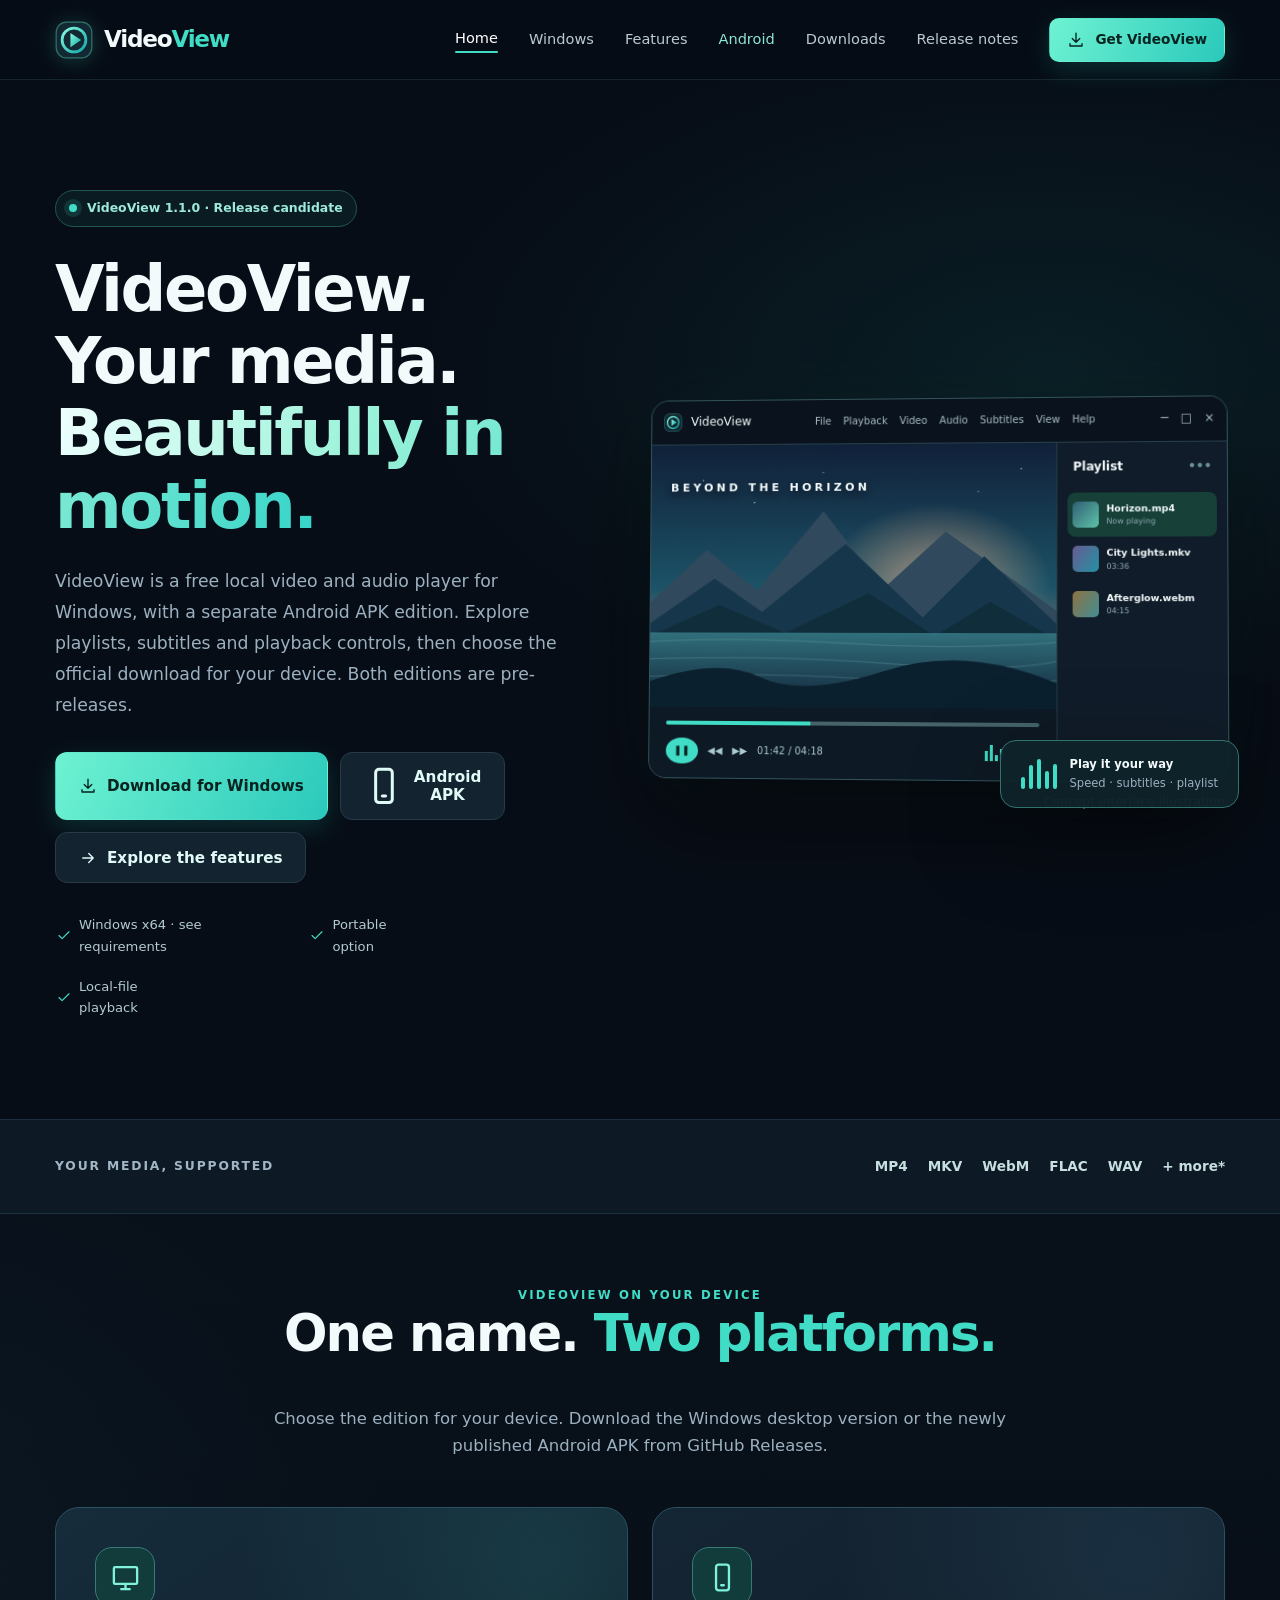
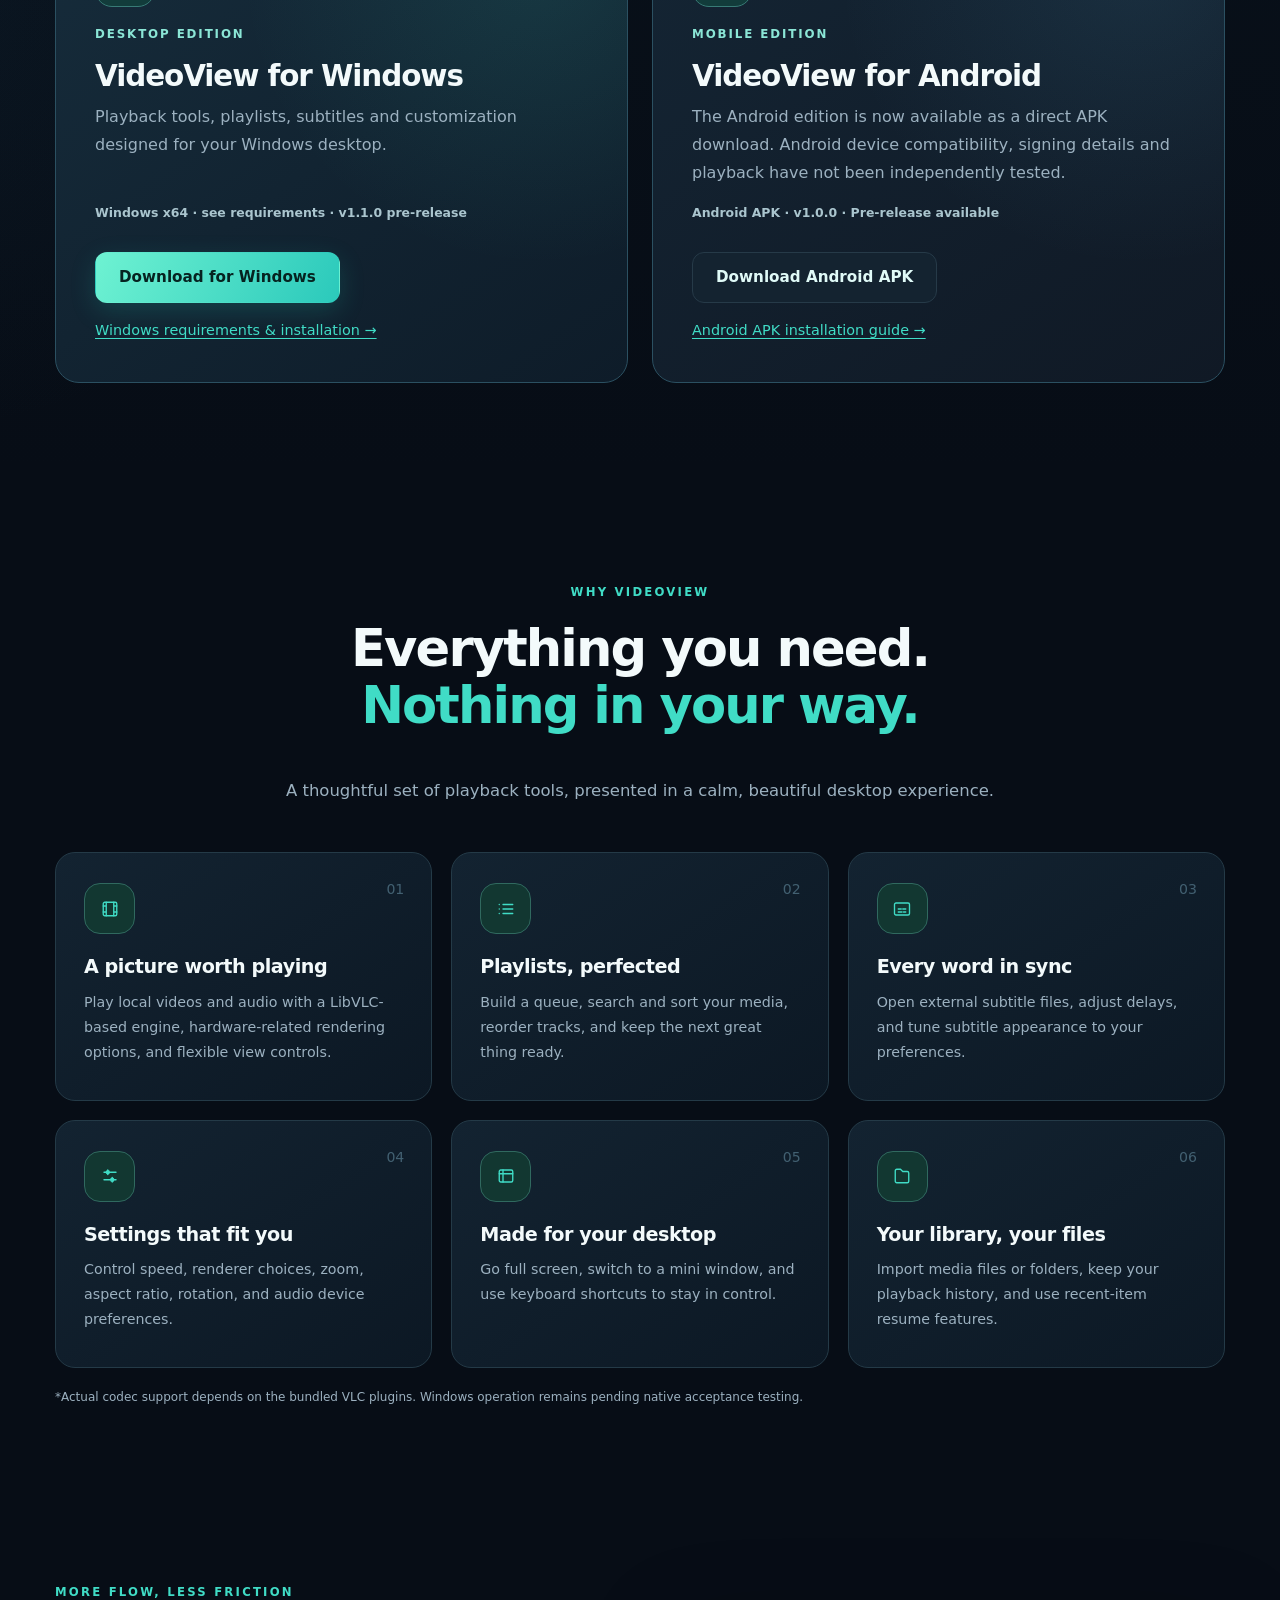
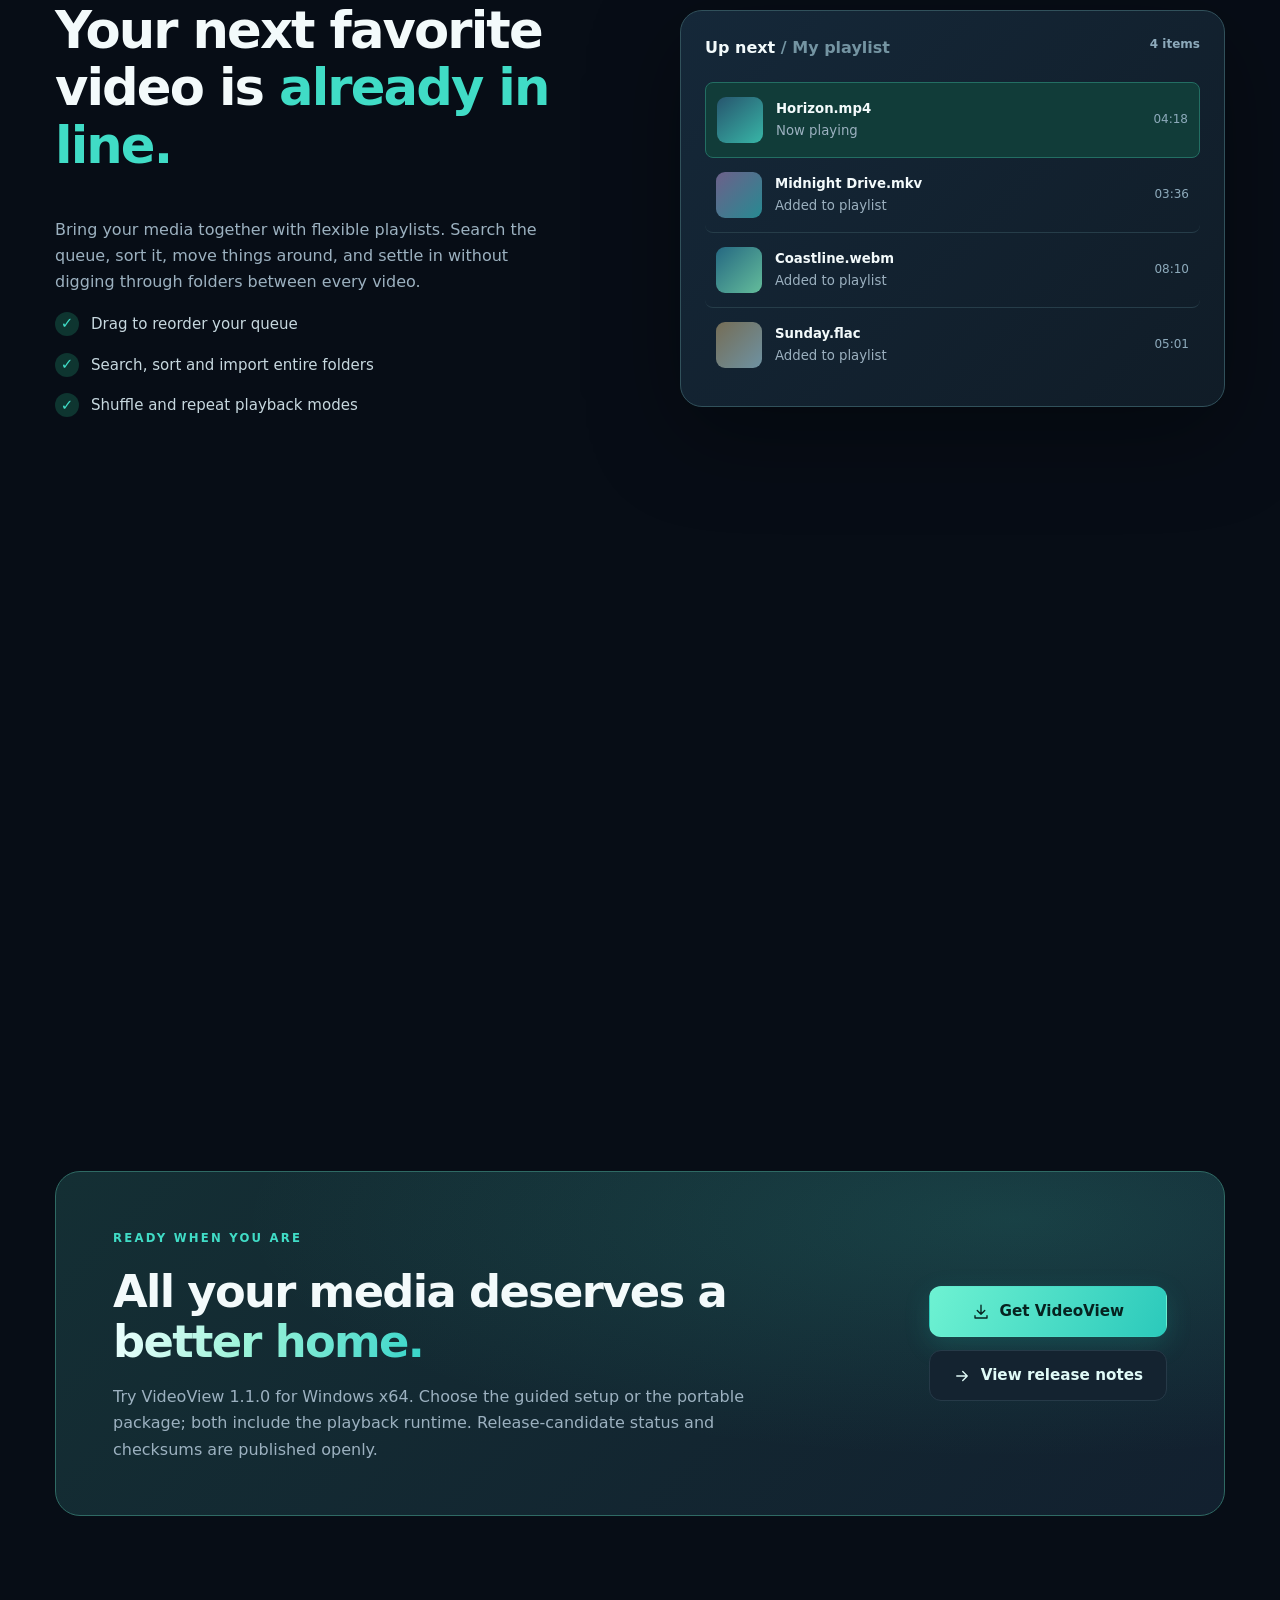
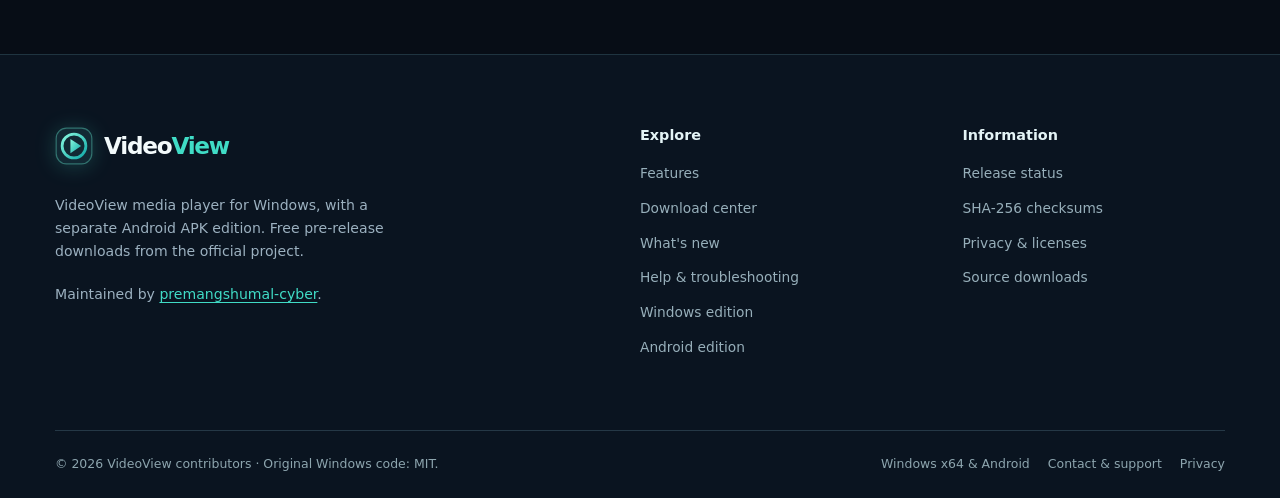
<file: index.html>
<!doctype html>
<html lang="en"><head><meta charset="utf-8"><meta name="viewport" content="width=device-width,initial-scale=1">
<meta name="theme-color" content="#070d16"><meta name="description" content="VideoView is a video and audio player for Windows with an Android APK edition. Explore subtitles, playlists, playback features, and official downloads.">
<meta property="og:type" content="website"><meta property="og:site_name" content="VideoView"><meta property="og:title" content="VideoView – Video Player for Windows &amp; Android | Official Site"><meta property="og:description" content="VideoView is a video and audio player for Windows with an Android APK edition. Explore subtitles, playlists, playback features, and official downloads.">
<link rel="icon" type="image/svg+xml" href="assets/img/videoview-mark.svg">
<link rel="stylesheet" href="assets/css/styles.css"><title>VideoView – Video Player for Windows &amp; Android | Official Site</title>
<script src="assets/js/download-config.js" defer></script><script src="assets/js/site.js" defer></script>
<link rel="canonical" href="https://www.videoview.online/">
<meta property="og:url" content="https://www.videoview.online/">
<meta name="twitter:card" content="summary_large_image">
<meta name="twitter:title" content="VideoView – Video Player for Windows &amp; Android | Official Site">
<meta name="twitter:description" content="VideoView is a video and audio player for Windows with an Android APK edition. Explore subtitles, playlists, playback features, and official downloads.">
<meta name="robots" content="index, follow, max-image-preview:large">
<meta property="og:image" content="https://www.videoview.online/assets/img/videoview-social.png">
<meta property="og:image:width" content="1200"><meta property="og:image:height" content="630"><meta property="og:image:type" content="image/png">
<meta property="og:image:alt" content="VideoView — Windows and Android media player. Official pre-release downloads at www.videoview.online.">
<meta name="twitter:image" content="https://www.videoview.online/assets/img/videoview-social.png"><meta name="twitter:image:alt" content="VideoView media player — official pre-release downloads">
<link rel="icon" type="image/png" sizes="96x96" href="assets/img/favicon-96.png"><link rel="apple-touch-icon" sizes="180x180" href="assets/img/apple-touch-icon.png">
<script type="application/ld+json">{"@context":"https://schema.org","@graph":[{"@type":"WebSite","@id":"https://www.videoview.online/#website","url":"https://www.videoview.online/","name":"VideoView","alternateName":"VideoView media player","inLanguage":"en","publisher":{"@id":"https://www.videoview.online/#publisher"},"description":"Official VideoView media player website for Windows and Android pre-release downloads, guides and release information."},{"@type":"WebPage","@id":"https://www.videoview.online/#webpage","url":"https://www.videoview.online/","name":"VideoView – Video Player for Windows & Android | Official Site","description":"VideoView is a video and audio player for Windows with an Android APK edition. Explore subtitles, playlists, playback features, and official downloads.","isPartOf":{"@id":"https://www.videoview.online/#website"},"inLanguage":"en"},{"@type":"Person","@id":"https://www.videoview.online/#publisher","name":"premangshumal-cyber","url":"https://github.com/premangshumal-cyber"},{"@type":"SoftwareApplication","@id":"https://www.videoview.online/#windows-app","name":"VideoView for Windows","url":"https://www.videoview.online/windows.html","applicationCategory":"MultimediaApplication","operatingSystem":"Windows 11 x64; compatible Windows 10 editions (see requirements)","softwareVersion":"1.1.0","description":"Windows x64 local media player release candidate; native Windows installation and playback are not verified.","isAccessibleForFree":true,"offers":{"@type":"Offer","price":"0","priceCurrency":"USD","url":"https://www.videoview.online/downloads.html#setup"},"publisher":{"@id":"https://www.videoview.online/#publisher"},"downloadUrl":"https://github.com/premangshumal-cyber/VideoView-Website/releases/download/v1.1.0/VideoView-Setup.exe","releaseNotes":"https://www.videoview.online/release-notes.html","image":"https://www.videoview.online/assets/img/videoview-logo.png","license":"https://www.videoview.online/downloads/LICENSE.txt","softwareRequirements":"x64 Windows; see Windows guide for runtime support and unverified compatibility limits."},{"@type":"SoftwareApplication","@id":"https://www.videoview.online/#android-app","name":"VideoView for Android","url":"https://www.videoview.online/android.html","applicationCategory":"MultimediaApplication","operatingSystem":"Android (minimum version not verified)","softwareVersion":"1.0.0","description":"Separate Android APK pre-release; compatibility, signing and on-device playback are not independently verified.","isAccessibleForFree":true,"offers":{"@type":"Offer","price":"0","priceCurrency":"USD","url":"https://www.videoview.online/downloads.html#android"},"publisher":{"@id":"https://www.videoview.online/#publisher"},"downloadUrl":"https://github.com/premangshumal-cyber/VideoView-Website/releases/download/android-v1.0.0/VideoView-Android-1.0.0.apk","releaseNotes":"https://www.videoview.online/release-notes.html#android-release","image":"https://www.videoview.online/assets/img/videoview-logo.png"}]}</script>
</head><body class="page-home"><a class="visually-hidden" href="#main-content">Skip to content</a>
<header class="site-header"><div class="container nav-inner">
<a class="brand" href="/" aria-label="VideoView homepage"><img src="assets/img/videoview-mark.svg" alt="" width="35" height="35"><span>Video<span>View</span></span></a>
<nav class="desktop-nav" id="site-nav" aria-label="Main navigation" data-nav><a href="/" aria-current="page">Home</a><a href="windows.html">Windows</a><a href="features.html" >Features</a><a href="android.html" class="nav-android-link">Android</a><a href="downloads.html" >Downloads</a><a href="release-notes.html" >Release notes</a><a href="downloads.html" class="btn btn-primary btn-sm" style="color:#061e1d"><svg class="btn-icon" viewBox="0 0 24 24" aria-hidden="true" fill="none" stroke="currentColor" stroke-width="1.8" stroke-linecap="round" stroke-linejoin="round"><path d="M12 3v12m-5-5 5 5 5-5M4 17v3h16v-3"/></svg>Get VideoView</a></nav>
<button type="button" class="nav-toggle" aria-label="Open navigation menu" aria-controls="site-nav" aria-expanded="false" data-nav-toggle><span aria-hidden="true"></span></button>
<script>
// Initialize before the first paint so mobile navigation does not shift content.
(()=>{
  const nav = document.querySelector("[data-nav]");
  const toggle = document.querySelector("[data-nav-toggle]");
  function setNav(open) {
    if (!nav || !toggle) return;
    nav.classList.toggle("is-open", open);
    toggle.setAttribute("aria-expanded", String(open));
    toggle.setAttribute("aria-label", open ? "Close navigation menu" : "Open navigation menu");
  }
  if (nav && toggle) {
    toggle.closest(".site-header")?.classList.add("nav-ready");
    toggle.addEventListener("click", () => setNav(!nav.classList.contains("is-open")));
    document.addEventListener("keydown", (e) => { if (e.key === "Escape" && nav.classList.contains("is-open")) { setNav(false); toggle.focus(); } });
    nav.querySelectorAll("a").forEach(a => a.addEventListener("click", () => setNav(false)));
  }
})();
</script>
</div></header><main id="main-content">
<section class="hero"><div class="container hero-grid"><div class="hero-copy"><div class="release-chip"><span class="pulse-dot"></span> VideoView 1.1.0 · Release candidate</div>
<h1>VideoView. Your media. <span class="gradient-text">Beautifully in motion.</span></h1><p class="hero-lead">VideoView is a free local video and audio player for Windows, with a separate Android APK edition. Explore playlists, subtitles and playback controls, then choose the official download for your device. Both editions are pre-releases.</p>
<div class="hero-actions"><a class="btn btn-primary" href="downloads.html"><svg class="btn-icon" viewBox="0 0 24 24" aria-hidden="true" fill="none" stroke="currentColor" stroke-width="1.8" stroke-linecap="round" stroke-linejoin="round"><path d="M12 3v12m-5-5 5 5 5-5M4 17v3h16v-3"/></svg>Download for Windows</a><a class="btn btn-secondary" href="downloads.html#android"><svg viewBox="0 0 24 24" aria-hidden="true" fill="none" stroke="currentColor" stroke-width="1.8" stroke-linecap="round" stroke-linejoin="round"><rect x="7" y="2" width="10" height="20" rx="2"/><path d="M11 18h2"/></svg> Android APK</a><a class="btn btn-secondary" href="features.html"><svg class="btn-icon" viewBox="0 0 24 24" aria-hidden="true" fill="none" stroke="currentColor" stroke-width="1.8" stroke-linecap="round" stroke-linejoin="round"><path d="M5 12h14m-6-6 6 6-6 6"/></svg>Explore the features</a></div>
<div class="hero-details"><span><svg class="btn-icon" viewBox="0 0 24 24" aria-hidden="true" fill="none" stroke="currentColor" stroke-width="1.8" stroke-linecap="round" stroke-linejoin="round"><path d="m4 12 5 5L20 6"/></svg>Windows x64 · see requirements</span><span><svg class="btn-icon" viewBox="0 0 24 24" aria-hidden="true" fill="none" stroke="currentColor" stroke-width="1.8" stroke-linecap="round" stroke-linejoin="round"><path d="m4 12 5 5L20 6"/></svg>Portable option</span><span><svg class="btn-icon" viewBox="0 0 24 24" aria-hidden="true" fill="none" stroke="currentColor" stroke-width="1.8" stroke-linecap="round" stroke-linejoin="round"><path d="m4 12 5 5L20 6"/></svg>Local-file playback</span></div></div>
<div class="hero-visual"><div class="mock-window" aria-label="Illustration of VideoView-style media player window">
<div class="mock-header"><img class="mock-logo" width="19" height="19" alt="" src="assets/img/videoview-mark.svg"><span>VideoView</span><div class="mock-menu"><span>File</span><span>Playback</span><span>Video</span><span>Audio</span><span>Subtitles</span><span>View</span><span>Help</span></div><div class="mock-windows"><span>─</span><span>□</span><span>×</span></div></div>
<div class="mock-body"><div class="mock-main"><div class="mock-film"><img width="1000" height="650" decoding="async" src="assets/img/cinematic-landscape.svg" alt="Stylized evening mountain landscape"><span class="mock-film-title">BEYOND THE HORIZON</span></div><div class="mock-controls"><div class="mock-track"></div><div class="mock-controlrow"><span class="mock-play">❚❚</span><span>◀◀</span><span>▶▶</span><span>01:42 / 04:18</span><span style="margin-left:auto" class="mock-bars"><i></i><i></i><i></i><i></i></span><span>⌗</span><span>⛶</span></div></div></div>
<div class="mock-side"><div class="mock-side-head">Playlist <span style="float:right;color:#6e9297">•••</span></div><div class="mock-trackitem is-playing"><span class="mock-thumb"></span><span><strong>Horizon.mp4</strong><small>Now playing</small></span></div><div class="mock-trackitem"><span class="mock-thumb alt"></span><span><strong>City Lights.mkv</strong><small>03:36</small></span></div><div class="mock-trackitem"><span class="mock-thumb alt2"></span><span><strong>Afterglow.webm</strong><small>04:15</small></span></div></div></div></div><div class="floating-meta" aria-hidden="true"><span class="mini-wave"><span></span><span></span><span></span><span></span><span></span></span><span><strong>Play it your way</strong><small>Speed · subtitles · playlist</small></span></div><span class="mock-caption">Concept interface illustration</span></div></div></section>
<div class="spec-band"><div class="container spec-band-inner"><span class="spec-band-label">Your media, supported</span><div class="spec-items"><span>MP4</span><span>MKV</span><span>WebM</span><span>FLAC</span><span>WAV</span><span>+ more*</span></div></div></div>
<section class="section platform-section" id="platforms"><div class="container"><div class="section-heading reveal"><div class="eyebrow">VideoView on your device</div><h2 class="h2">One name. <span class="accent">Two platforms.</span></h2><p>Choose the edition for your device. Download the Windows desktop version or the newly published Android APK from GitHub Releases.</p></div><div class="platform-grid">
<article class="platform-card platform-windows reveal"><div class="platform-icon"><svg viewBox="0 0 24 24" aria-hidden="true" fill="none" stroke="currentColor" stroke-width="1.8"><rect x="3" y="4" width="18" height="13" rx="1"/><path d="M8 21h8M12 17v4"/></svg></div><span class="platform-label">Desktop edition</span><h3><a href="windows.html">VideoView for Windows</a></h3><p>Playback tools, playlists, subtitles and customization designed for your Windows desktop.</p><span class="platform-meta">Windows x64 · see requirements · v1.1.0 pre-release</span><a class="btn btn-primary" href="downloads.html#setup">Download for Windows</a><a class="text-link" href="windows.html#install">Windows requirements &amp; installation →</a></article>
<article class="platform-card platform-android reveal"><div class="platform-icon"><svg viewBox="0 0 24 24" aria-hidden="true" fill="none" stroke="currentColor" stroke-width="1.8" stroke-linecap="round" stroke-linejoin="round"><rect x="7" y="2" width="10" height="20" rx="2"/><path d="M11 18h2"/></svg></div><span class="platform-label">Mobile edition</span><h3><a href="android.html">VideoView for Android</a></h3><p>The Android edition is now available as a direct APK download. Android device compatibility, signing details and playback have not been independently tested.</p><span class="platform-meta">Android APK · v1.0.0 · Pre-release available</span><a class="btn btn-secondary" href="downloads.html#android">Download Android APK</a><a class="text-link" href="android.html#install">Android APK installation guide →</a></article>
</div></div></section>
<section class="section" id="features"><div class="container"><div class="section-heading"><div class="eyebrow">Why VideoView</div><h2 class="h2" style="margin-top:18px">Everything you need. <span class="accent">Nothing in your way.</span></h2><p>A thoughtful set of playback tools, presented in a calm, beautiful desktop experience.</p></div><div class="feature-grid"><article class="feature-card reveal"><span class="feature-number">01</span><span class="icon-round"><svg class="btn-icon" viewBox="0 0 24 24" aria-hidden="true" fill="none" stroke="currentColor" stroke-width="1.8" stroke-linecap="round" stroke-linejoin="round"><rect x="3" y="3" width="18" height="18" rx="2"/><path d="M7 3v18M17 3v18M3 8h4m-4 8h4m10-8h4m-4 8h4"/></svg></span><h3>A picture worth playing</h3><p>Play local videos and audio with a LibVLC-based engine, hardware-related rendering options, and flexible view controls.</p></article><article class="feature-card reveal"><span class="feature-number">02</span><span class="icon-round"><svg class="btn-icon" viewBox="0 0 24 24" aria-hidden="true" fill="none" stroke="currentColor" stroke-width="1.8" stroke-linecap="round" stroke-linejoin="round"><path d="M8 6h13M8 12h13M8 18h13M3 6h.01M3 12h.01M3 18h.01"/></svg></span><h3>Playlists, perfected</h3><p>Build a queue, search and sort your media, reorder tracks, and keep the next great thing ready.</p></article><article class="feature-card reveal"><span class="feature-number">03</span><span class="icon-round"><svg class="btn-icon" viewBox="0 0 24 24" aria-hidden="true" fill="none" stroke="currentColor" stroke-width="1.8" stroke-linecap="round" stroke-linejoin="round"><rect x="2" y="4" width="20" height="16" rx="2"/><path d="M7 12h4m2 0h4M7 16h5m2 0h3"/></svg></span><h3>Every word in sync</h3><p>Open external subtitle files, adjust delays, and tune subtitle appearance to your preferences.</p></article><article class="feature-card reveal"><span class="feature-number">04</span><span class="icon-round"><svg class="btn-icon" viewBox="0 0 24 24" aria-hidden="true" fill="none" stroke="currentColor" stroke-width="1.8" stroke-linecap="round" stroke-linejoin="round"><path d="M4 7h16M4 17h16M9 4v6m6 4v6"/><circle cx="9" cy="7" r="2"/><circle cx="15" cy="17" r="2"/></svg></span><h3>Settings that fit you</h3><p>Control speed, renderer choices, zoom, aspect ratio, rotation, and audio device preferences.</p></article><article class="feature-card reveal"><span class="feature-number">05</span><span class="icon-round"><svg class="btn-icon" viewBox="0 0 24 24" aria-hidden="true" fill="none" stroke="currentColor" stroke-width="1.8" stroke-linecap="round" stroke-linejoin="round"><rect x="3" y="4" width="18" height="16" rx="2"/><path d="M3 9h18M8 4v16"/></svg></span><h3>Made for your desktop</h3><p>Go full screen, switch to a mini window, and use keyboard shortcuts to stay in control.</p></article><article class="feature-card reveal"><span class="feature-number">06</span><span class="icon-round"><svg class="btn-icon" viewBox="0 0 24 24" aria-hidden="true" fill="none" stroke="currentColor" stroke-width="1.8" stroke-linecap="round" stroke-linejoin="round"><path d="M3 7V5a2 2 0 0 1 2-2h5l3 3h6a2 2 0 0 1 2 2v11a2 2 0 0 1-2 2H5a2 2 0 0 1-2-2V7z"/></svg></span><h3>Your library, your files</h3><p>Import media files or folders, keep your playback history, and use recent-item resume features.</p></article></div><p style="margin-top:20px;font-size:.75rem">*Actual codec support depends on the bundled VLC plugins. Windows operation remains pending native acceptance testing.</p></div></section>
<section class="section-tight"><div class="container showcase-grid"><div class="showcase-copy reveal"><div class="eyebrow">More flow, less friction</div><h2 class="h2">Your next favorite video is <span class="accent">already in line.</span></h2><p>Bring your media together with flexible playlists. Search the queue, sort it, move things around, and settle in without digging through folders between every video.</p><ul class="check-list"><li><span class="check">✓</span>Drag to reorder your queue</li><li><span class="check">✓</span>Search, sort and import entire folders</li><li><span class="check">✓</span>Shuffle and repeat playback modes</li></ul></div><div class="showcase-art reveal"><div class="playlist-panel"><div class="playlist-head"><span>Up next <span style="color:#7494a2">/ My playlist</span></span><span class="playlist-count">4 items</span></div><div class="playlist-row playing"><span class="playlist-art "></span><span><strong>Horizon.mp4</strong><small>Now playing</small></span><span class="duration">04:18</span></div><div class="playlist-row "><span class="playlist-art b"></span><span><strong>Midnight Drive.mkv</strong><small>Added to playlist</small></span><span class="duration">03:36</span></div><div class="playlist-row "><span class="playlist-art c"></span><span><strong>Coastline.webm</strong><small>Added to playlist</small></span><span class="duration">08:10</span></div><div class="playlist-row "><span class="playlist-art d"></span><span><strong>Sunday.flac</strong><small>Added to playlist</small></span><span class="duration">05:01</span></div></div></div></div></section>
<section class="section-tight"><div class="container showcase-grid reverse"><div class="showcase-art reveal"><div class="sub-art"><img loading="lazy" width="1000" height="650" decoding="async" src="assets/img/cinematic-landscape.svg" alt="Illustrated night landscape used to demonstrate subtitle placement"><span class="caption-label">Subtitle styling preview</span><span class="caption-text">Every story deserves to be heard.</span></div></div><div class="showcase-copy reveal"><div class="eyebrow">The details matter</div><h2 class="h2">Make every word <span class="accent">feel right.</span></h2><p>Subtitle controls help you find the right balance. Add external subtitle files, adjust timing, and customize the display without leaving the playback experience.</p><ul class="check-list"><li><span class="check">✓</span>External SRT, VTT, ASS and SSA support</li><li><span class="check">✓</span>Timing, styling and encoding preferences</li><li><span class="check">✓</span>Audio and subtitle track selection</li></ul></div></div></section>
<section class="section"><div class="container"><div class="download-spotlight reveal"><div class="spot-copy"><span class="eyebrow">Ready when you are</span><h2>All your media deserves a <span class="gradient-text">better home.</span></h2><p>Try VideoView 1.1.0 for Windows x64. Choose the guided setup or the portable package; both include the playback runtime. Release-candidate status and checksums are published openly.</p></div><div class="spot-actions"><a class="btn btn-primary" href="downloads.html"><svg class="btn-icon" viewBox="0 0 24 24" aria-hidden="true" fill="none" stroke="currentColor" stroke-width="1.8" stroke-linecap="round" stroke-linejoin="round"><path d="M12 3v12m-5-5 5 5 5-5M4 17v3h16v-3"/></svg>Get VideoView</a><a class="btn btn-secondary" href="release-notes.html"><svg class="btn-icon" viewBox="0 0 24 24" aria-hidden="true" fill="none" stroke="currentColor" stroke-width="1.8" stroke-linecap="round" stroke-linejoin="round"><path d="M5 12h14m-6-6 6 6-6 6"/></svg>View release notes</a></div></div></div></section></main><footer class="site-footer"><div class="container"><div class="footer-main">
<div class="footer-brand"><a class="brand" href="/"><img src="assets/img/videoview-mark.svg" alt="" width="35" height="35"><span>Video<span>View</span></span></a><p>VideoView media player for Windows, with a separate Android APK edition. Free pre-release downloads from the official project.</p><p>Maintained by <a class="text-link" href="https://github.com/premangshumal-cyber">premangshumal-cyber</a>.</p></div>
<div class="footer-links"><h2>Explore</h2><a href="features.html">Features</a><a href="downloads.html">Download center</a><a href="release-notes.html">What's new</a><a href="help.html">Help &amp; troubleshooting</a><a href="windows.html">Windows edition</a><a href="android.html">Android edition</a></div>
<div class="footer-links"><h2>Information</h2><a href="release-notes.html#quality">Release status</a><a href="downloads.html#verify">SHA-256 checksums</a><a href="privacy.html">Privacy &amp; licenses</a><a href="downloads.html#source-code">Source downloads</a></div>
</div><div class="footer-bottom"><span>© <span data-year>2026</span> VideoView contributors · Original Windows code: MIT.</span><div class="footer-bottom-links"><span>Windows x64 &amp; Android</span><a href="help.html#support">Contact &amp; support</a><a href="privacy.html">Privacy</a></div></div></div></footer><div class="toast" role="status" aria-live="polite" aria-atomic="true" data-toast></div></body></html>
</file>
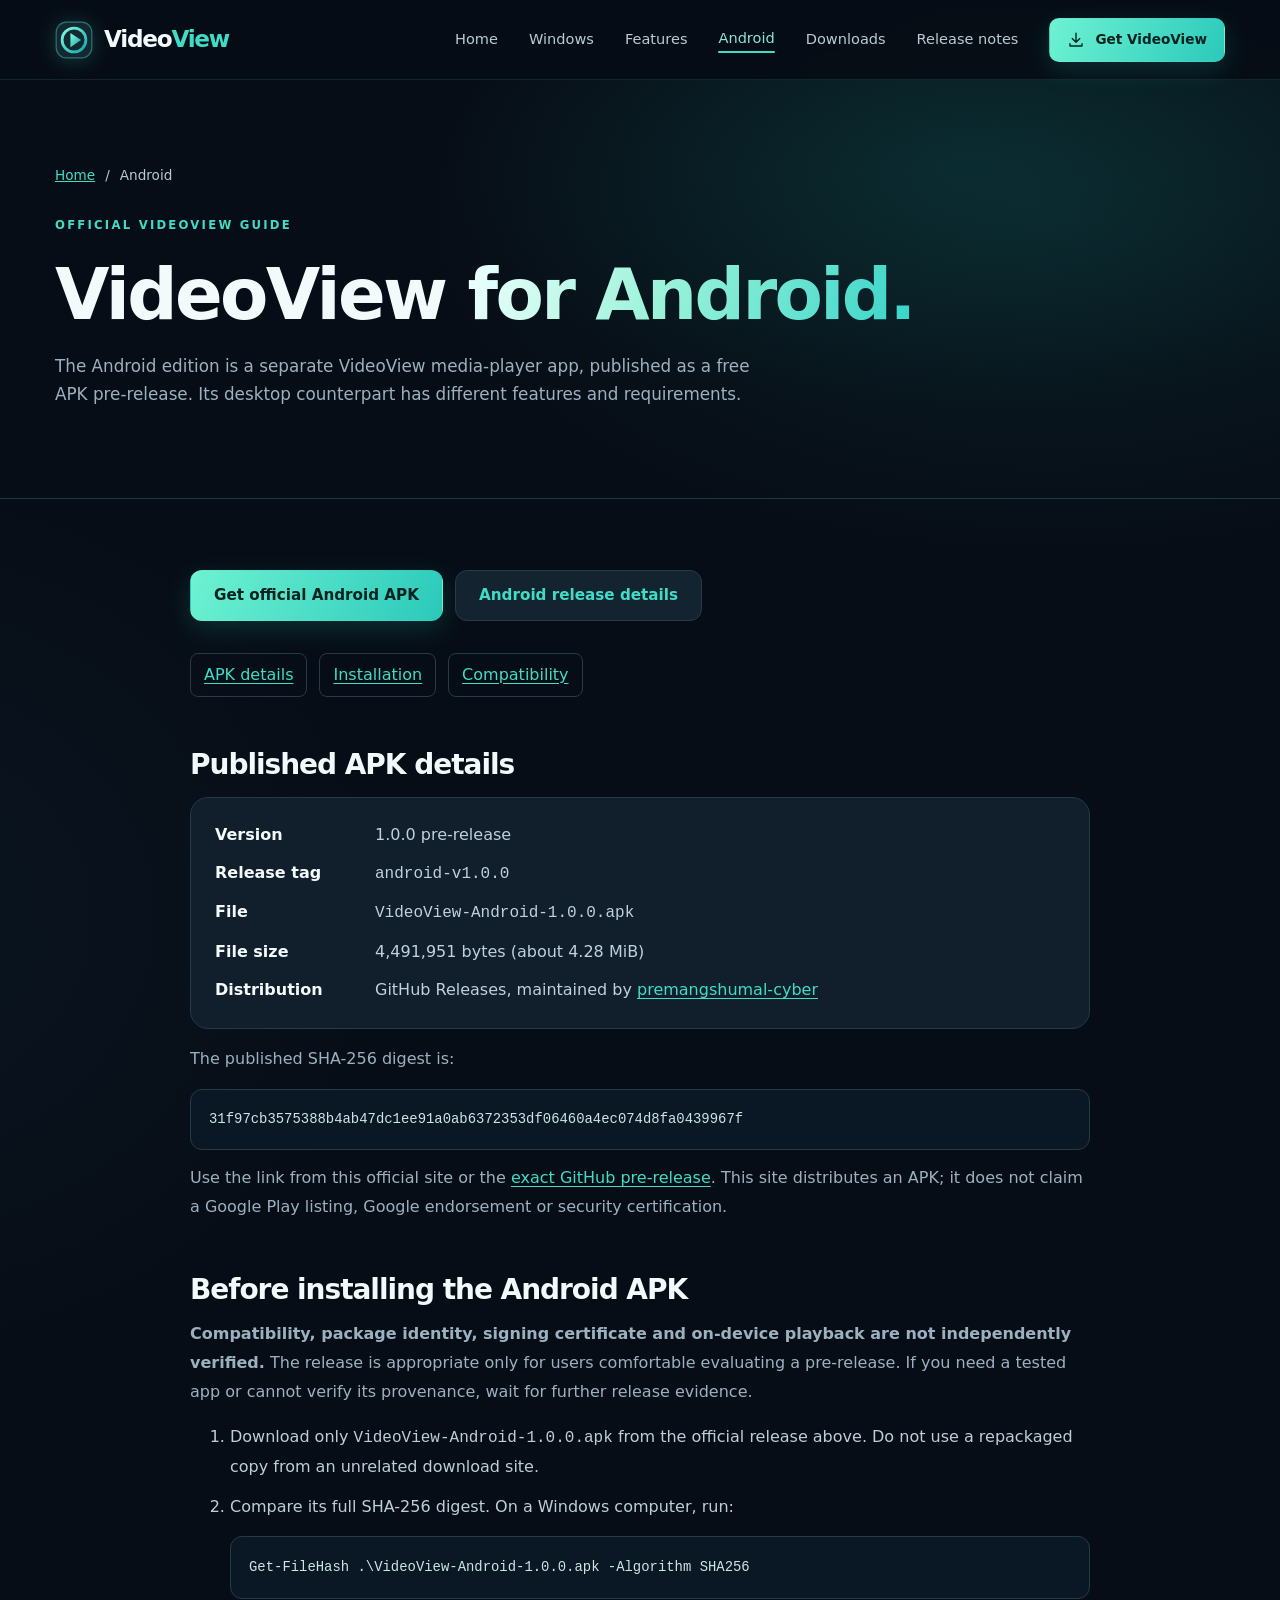
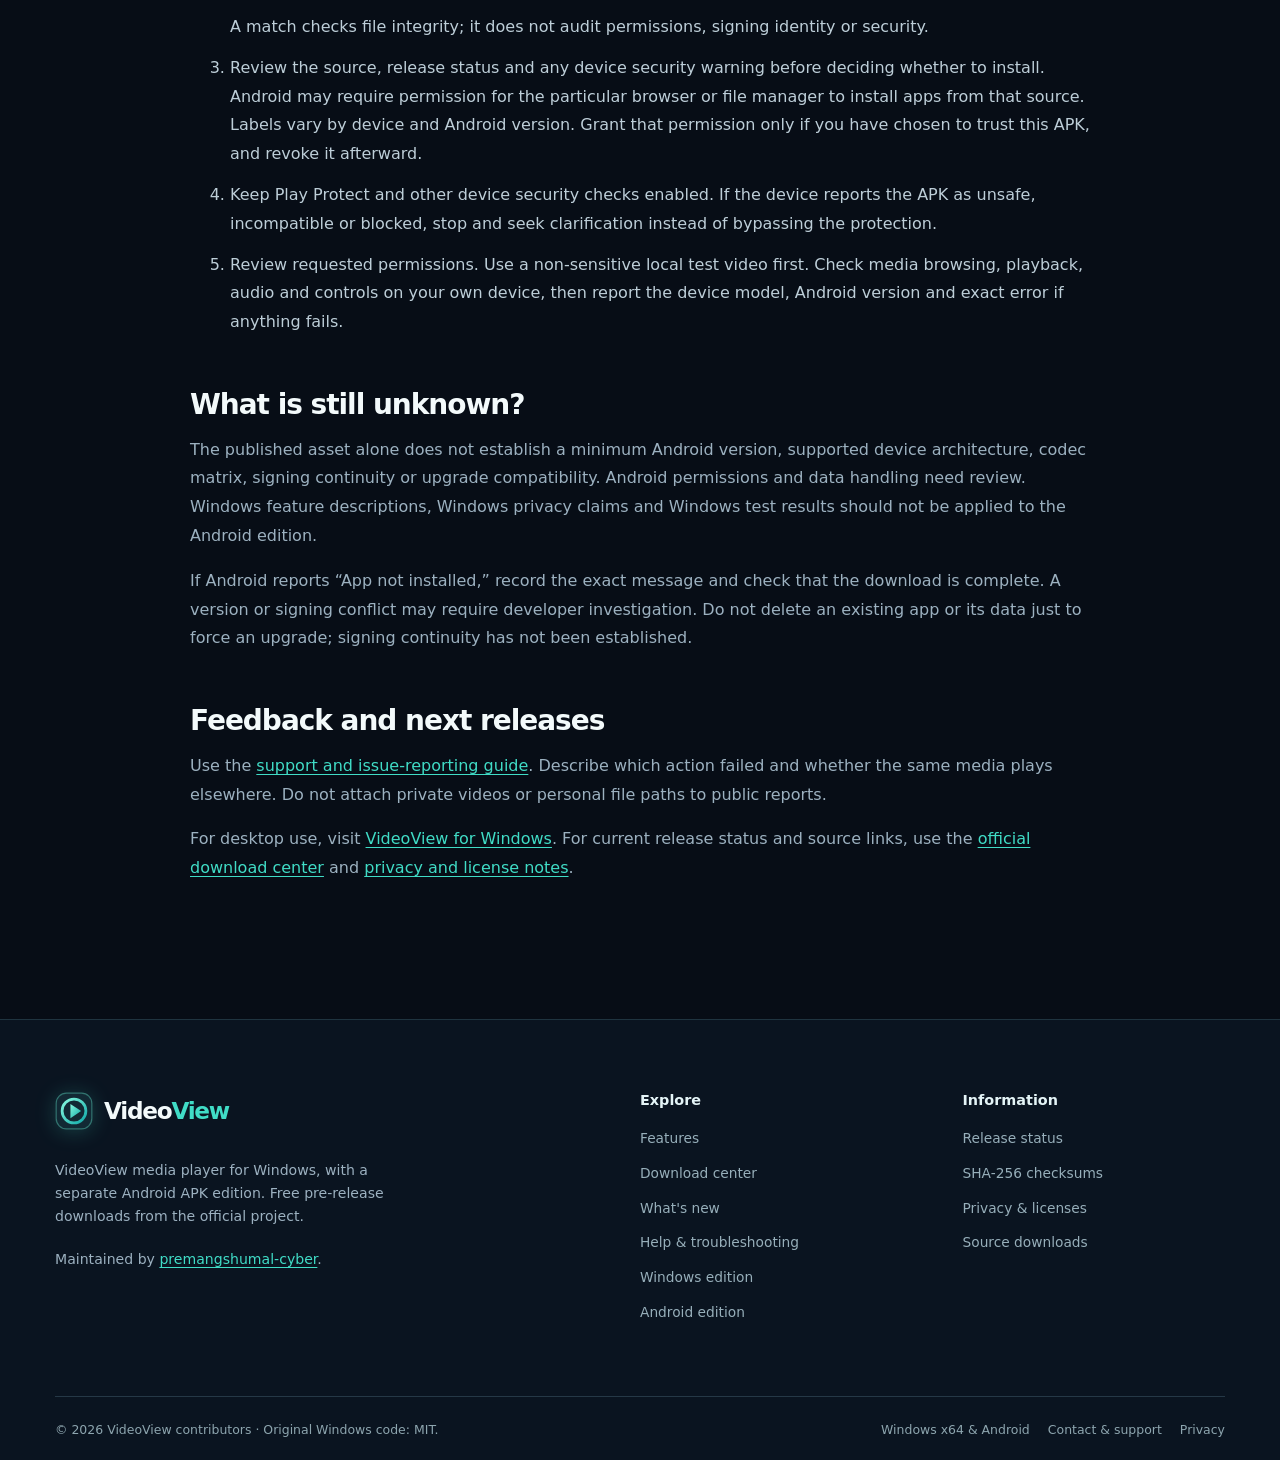
<file: android.html>
<!doctype html>
<html lang="en"><head><meta charset="utf-8"><meta name="viewport" content="width=device-width,initial-scale=1">
<meta name="theme-color" content="#070d16"><title>VideoView for Android — Official APK &amp; Installation Guide</title>
<meta name="description" content="Get the official VideoView Android 1.0.0 pre-release APK. Review its checksum, cautious installation steps and unverified compatibility and signing details.">
<link rel="stylesheet" href="assets/css/styles.css"><link rel="icon" type="image/svg+xml" href="assets/img/videoview-mark.svg">
<link rel="canonical" href="https://www.videoview.online/android.html"><meta name="robots" content="index, follow, max-image-preview:large">
<meta property="og:type" content="website"><meta property="og:site_name" content="VideoView"><meta property="og:title" content="VideoView for Android — Official APK &amp; Installation Guide"><meta property="og:description" content="Get the official VideoView Android 1.0.0 pre-release APK. Review its checksum, cautious installation steps and unverified compatibility and signing details."><meta property="og:url" content="https://www.videoview.online/android.html">
<meta name="twitter:card" content="summary_large_image"><meta name="twitter:title" content="VideoView for Android — Official APK &amp; Installation Guide"><meta name="twitter:description" content="Get the official VideoView Android 1.0.0 pre-release APK. Review its checksum, cautious installation steps and unverified compatibility and signing details.">
<script src="assets/js/download-config.js" defer></script><script src="assets/js/site.js" defer></script>
<meta property="og:image" content="https://www.videoview.online/assets/img/videoview-social.png">
<meta property="og:image:width" content="1200"><meta property="og:image:height" content="630"><meta property="og:image:type" content="image/png">
<meta property="og:image:alt" content="VideoView — Windows and Android media player. Official pre-release downloads at www.videoview.online.">
<meta name="twitter:image" content="https://www.videoview.online/assets/img/videoview-social.png"><meta name="twitter:image:alt" content="VideoView media player — official pre-release downloads">
<link rel="icon" type="image/png" sizes="96x96" href="assets/img/favicon-96.png"><link rel="apple-touch-icon" sizes="180x180" href="assets/img/apple-touch-icon.png">
<script type="application/ld+json">{"@context":"https://schema.org","@graph":[{"@type":"WebPage","@id":"https://www.videoview.online/android.html#webpage","url":"https://www.videoview.online/android.html","name":"VideoView for Android — Official APK & Installation Guide","description":"Get the official VideoView Android 1.0.0 pre-release APK. Review its checksum, cautious installation steps and unverified compatibility and signing details.","isPartOf":{"@id":"https://www.videoview.online/#website"},"inLanguage":"en","mainEntity":{"@id":"https://www.videoview.online/#android-app"}},{"@type":"BreadcrumbList","itemListElement":[{"@type":"ListItem","position":1,"name":"Home","item":"https://www.videoview.online/"},{"@type":"ListItem","position":2,"name":"Android","item":"https://www.videoview.online/android.html"}]},{"@type":"Person","@id":"https://www.videoview.online/#publisher","name":"premangshumal-cyber","url":"https://github.com/premangshumal-cyber"},{"@type":"SoftwareApplication","@id":"https://www.videoview.online/#android-app","name":"VideoView for Android","url":"https://www.videoview.online/android.html","applicationCategory":"MultimediaApplication","operatingSystem":"Android (minimum version not verified)","softwareVersion":"1.0.0","description":"Separate Android APK pre-release; compatibility, signing and on-device playback are not independently verified.","isAccessibleForFree":true,"offers":{"@type":"Offer","price":"0","priceCurrency":"USD","url":"https://www.videoview.online/downloads.html#android"},"publisher":{"@id":"https://www.videoview.online/#publisher"},"downloadUrl":"https://github.com/premangshumal-cyber/VideoView-Website/releases/download/android-v1.0.0/VideoView-Android-1.0.0.apk","releaseNotes":"https://www.videoview.online/release-notes.html#android-release","image":"https://www.videoview.online/assets/img/videoview-logo.png"}]}</script>
</head><body class="page-guide"><a class="visually-hidden" href="#main-content">Skip to content</a><header class="site-header"><div class="container nav-inner">
<a class="brand" href="/" aria-label="VideoView homepage"><img src="assets/img/videoview-mark.svg" alt="" width="35" height="35"><span>Video<span>View</span></span></a>
<nav class="desktop-nav" id="site-nav" aria-label="Main navigation" data-nav><a href="/" >Home</a><a href="windows.html">Windows</a><a href="features.html" >Features</a><a href="android.html" aria-current="page" class="nav-android-link">Android</a><a href="downloads.html" >Downloads</a><a href="release-notes.html" >Release notes</a><a href="downloads.html" class="btn btn-primary btn-sm" style="color:#061e1d"><svg class="btn-icon" viewBox="0 0 24 24" aria-hidden="true" fill="none" stroke="currentColor" stroke-width="1.8" stroke-linecap="round" stroke-linejoin="round"><path d="M12 3v12m-5-5 5 5 5-5M4 17v3h16v-3"/></svg>Get VideoView</a></nav>
<button type="button" class="nav-toggle" aria-label="Open navigation menu" aria-controls="site-nav" aria-expanded="false" data-nav-toggle><span aria-hidden="true"></span></button>
<script>
// Initialize before the first paint so mobile navigation does not shift content.
(()=>{
  const nav = document.querySelector("[data-nav]");
  const toggle = document.querySelector("[data-nav-toggle]");
  function setNav(open) {
    if (!nav || !toggle) return;
    nav.classList.toggle("is-open", open);
    toggle.setAttribute("aria-expanded", String(open));
    toggle.setAttribute("aria-label", open ? "Close navigation menu" : "Open navigation menu");
  }
  if (nav && toggle) {
    toggle.closest(".site-header")?.classList.add("nav-ready");
    toggle.addEventListener("click", () => setNav(!nav.classList.contains("is-open")));
    document.addEventListener("keydown", (e) => { if (e.key === "Escape" && nav.classList.contains("is-open")) { setNav(false); toggle.focus(); } });
    nav.querySelectorAll("a").forEach(a => a.addEventListener("click", () => setNav(false)));
  }
})();
</script>
</div></header>
<main id="main-content"><div class="page-hero"><div class="container"><nav class="breadcrumbs" aria-label="Breadcrumb"><a href="/">Home</a><span aria-hidden="true">/</span><span>Android</span></nav><span class="eyebrow">Official VideoView guide</span><h1>VideoView <span class="gradient-text">for Android.</span></h1><p>The Android edition is a separate VideoView media-player app, published as a free APK pre-release. Its desktop counterpart has different features and requirements.</p></div></div>
<section class="section-tight"><div class="container prose-section guide-content"><div class="guide-actions"><a class="btn btn-primary" href="downloads.html#android">Get official Android APK</a><a class="btn btn-secondary" href="release-notes.html#android-release">Android release details</a></div>
<nav class="jump-links" aria-label="On this page"><a href="#release">APK details</a><a href="#install">Installation</a><a href="#compatibility">Compatibility</a></nav>
<h2 id="release">Published APK details</h2>
<dl class="release-facts"><dt>Version</dt><dd>1.0.0 pre-release</dd><dt>Release tag</dt><dd><code>android-v1.0.0</code></dd><dt>File</dt><dd><code>VideoView-Android-1.0.0.apk</code></dd><dt>File size</dt><dd>4,491,951 bytes (about 4.28 MiB)</dd><dt>Distribution</dt><dd>GitHub Releases, maintained by <a href="https://github.com/premangshumal-cyber">premangshumal-cyber</a></dd></dl>
<p>The published SHA-256 digest is:</p><pre><code>31f97cb3575388b4ab47dc1ee91a0ab6372353df06460a4ec074d8fa0439967f</code></pre>
<p>Use the link from this official site or the <a href="https://github.com/premangshumal-cyber/VideoView-Website/releases/tag/android-v1.0.0">exact GitHub pre-release</a>. This site distributes an APK; it does not claim a Google Play listing, Google endorsement or security certification.</p>
<h2 id="install">Before installing the Android APK</h2>
<p><strong>Compatibility, package identity, signing certificate and on-device playback are not independently verified.</strong> The release is appropriate only for users comfortable evaluating a pre-release. If you need a tested app or cannot verify its provenance, wait for further release evidence.</p>
<ol><li>Download only <code>VideoView-Android-1.0.0.apk</code> from the official release above. Do not use a repackaged copy from an unrelated download site.</li>
<li>Compare its full SHA-256 digest. On a Windows computer, run:<pre><code>Get-FileHash .\VideoView-Android-1.0.0.apk -Algorithm SHA256</code></pre>A match checks file integrity; it does not audit permissions, signing identity or security.</li>
<li>Review the source, release status and any device security warning before deciding whether to install. Android may require permission for the particular browser or file manager to install apps from that source. Labels vary by device and Android version. Grant that permission only if you have chosen to trust this APK, and revoke it afterward.</li>
<li>Keep Play Protect and other device security checks enabled. If the device reports the APK as unsafe, incompatible or blocked, stop and seek clarification instead of bypassing the protection.</li>
<li>Review requested permissions. Use a non-sensitive local test video first. Check media browsing, playback, audio and controls on your own device, then report the device model, Android version and exact error if anything fails.</li></ol>
<h2 id="compatibility">What is still unknown?</h2>
<p>The published asset alone does not establish a minimum Android version, supported device architecture, codec matrix, signing continuity or upgrade compatibility. Android permissions and data handling need review. Windows feature descriptions, Windows privacy claims and Windows test results should not be applied to the Android edition.</p>
<p>If Android reports “App not installed,” record the exact message and check that the download is complete. A version or signing conflict may require developer investigation. Do not delete an existing app or its data just to force an upgrade; signing continuity has not been established.</p>
<h2>Feedback and next releases</h2>
<p>Use the <a href="help.html#support">support and issue-reporting guide</a>. Describe which action failed and whether the same media plays elsewhere. Do not attach private videos or personal file paths to public reports.</p>
<p>For desktop use, visit <a href="windows.html">VideoView for Windows</a>. For current release status and source links, use the <a href="downloads.html">official download center</a> and <a href="privacy.html">privacy and license notes</a>.</p></div></section></main><footer class="site-footer"><div class="container"><div class="footer-main">
<div class="footer-brand"><a class="brand" href="/"><img src="assets/img/videoview-mark.svg" alt="" width="35" height="35"><span>Video<span>View</span></span></a><p>VideoView media player for Windows, with a separate Android APK edition. Free pre-release downloads from the official project.</p><p>Maintained by <a class="text-link" href="https://github.com/premangshumal-cyber">premangshumal-cyber</a>.</p></div>
<div class="footer-links"><h2>Explore</h2><a href="features.html">Features</a><a href="downloads.html">Download center</a><a href="release-notes.html">What's new</a><a href="help.html">Help &amp; troubleshooting</a><a href="windows.html">Windows edition</a><a href="android.html">Android edition</a></div>
<div class="footer-links"><h2>Information</h2><a href="release-notes.html#quality">Release status</a><a href="downloads.html#verify">SHA-256 checksums</a><a href="privacy.html">Privacy &amp; licenses</a><a href="downloads.html#source-code">Source downloads</a></div>
</div><div class="footer-bottom"><span>© <span data-year>2026</span> VideoView contributors · Original Windows code: MIT.</span><div class="footer-bottom-links"><span>Windows x64 &amp; Android</span><a href="help.html#support">Contact &amp; support</a><a href="privacy.html">Privacy</a></div></div></div></footer><div class="toast" role="status" aria-live="polite" aria-atomic="true" data-toast></div></body></html>
</file>
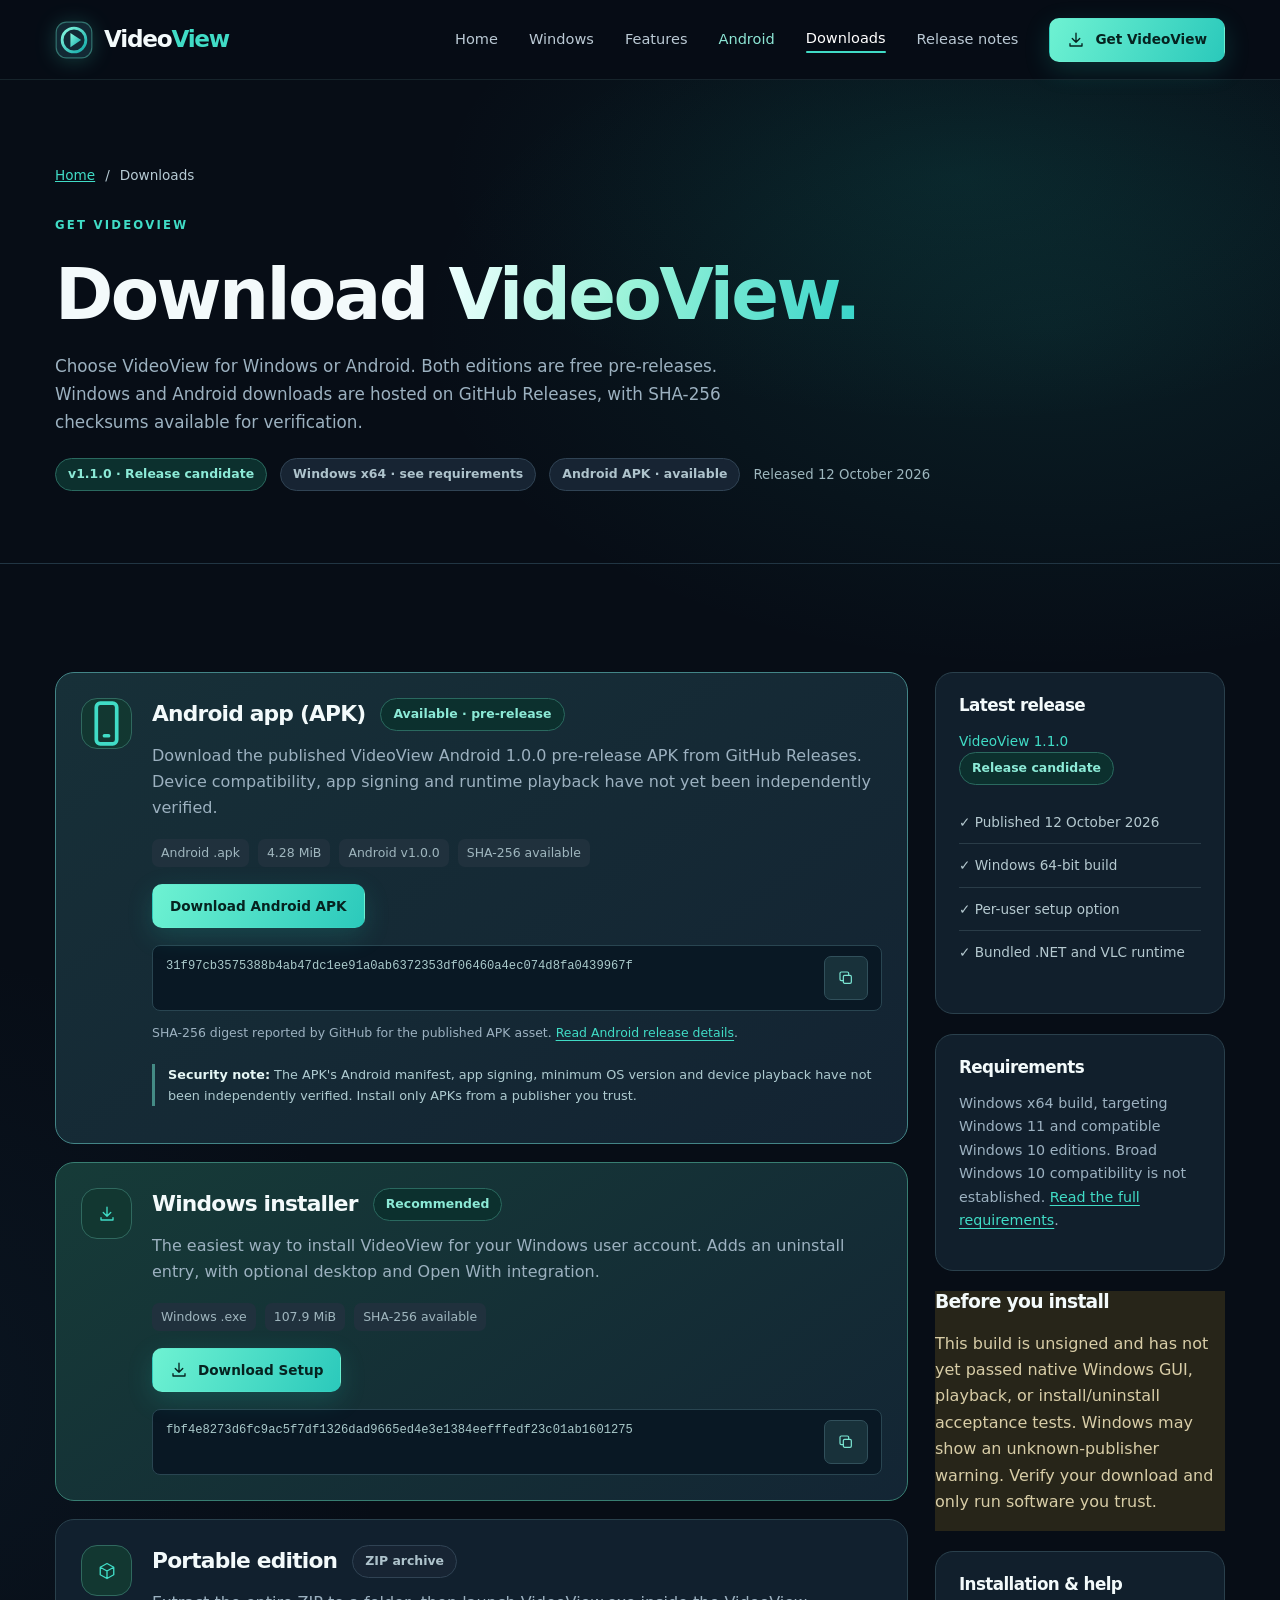
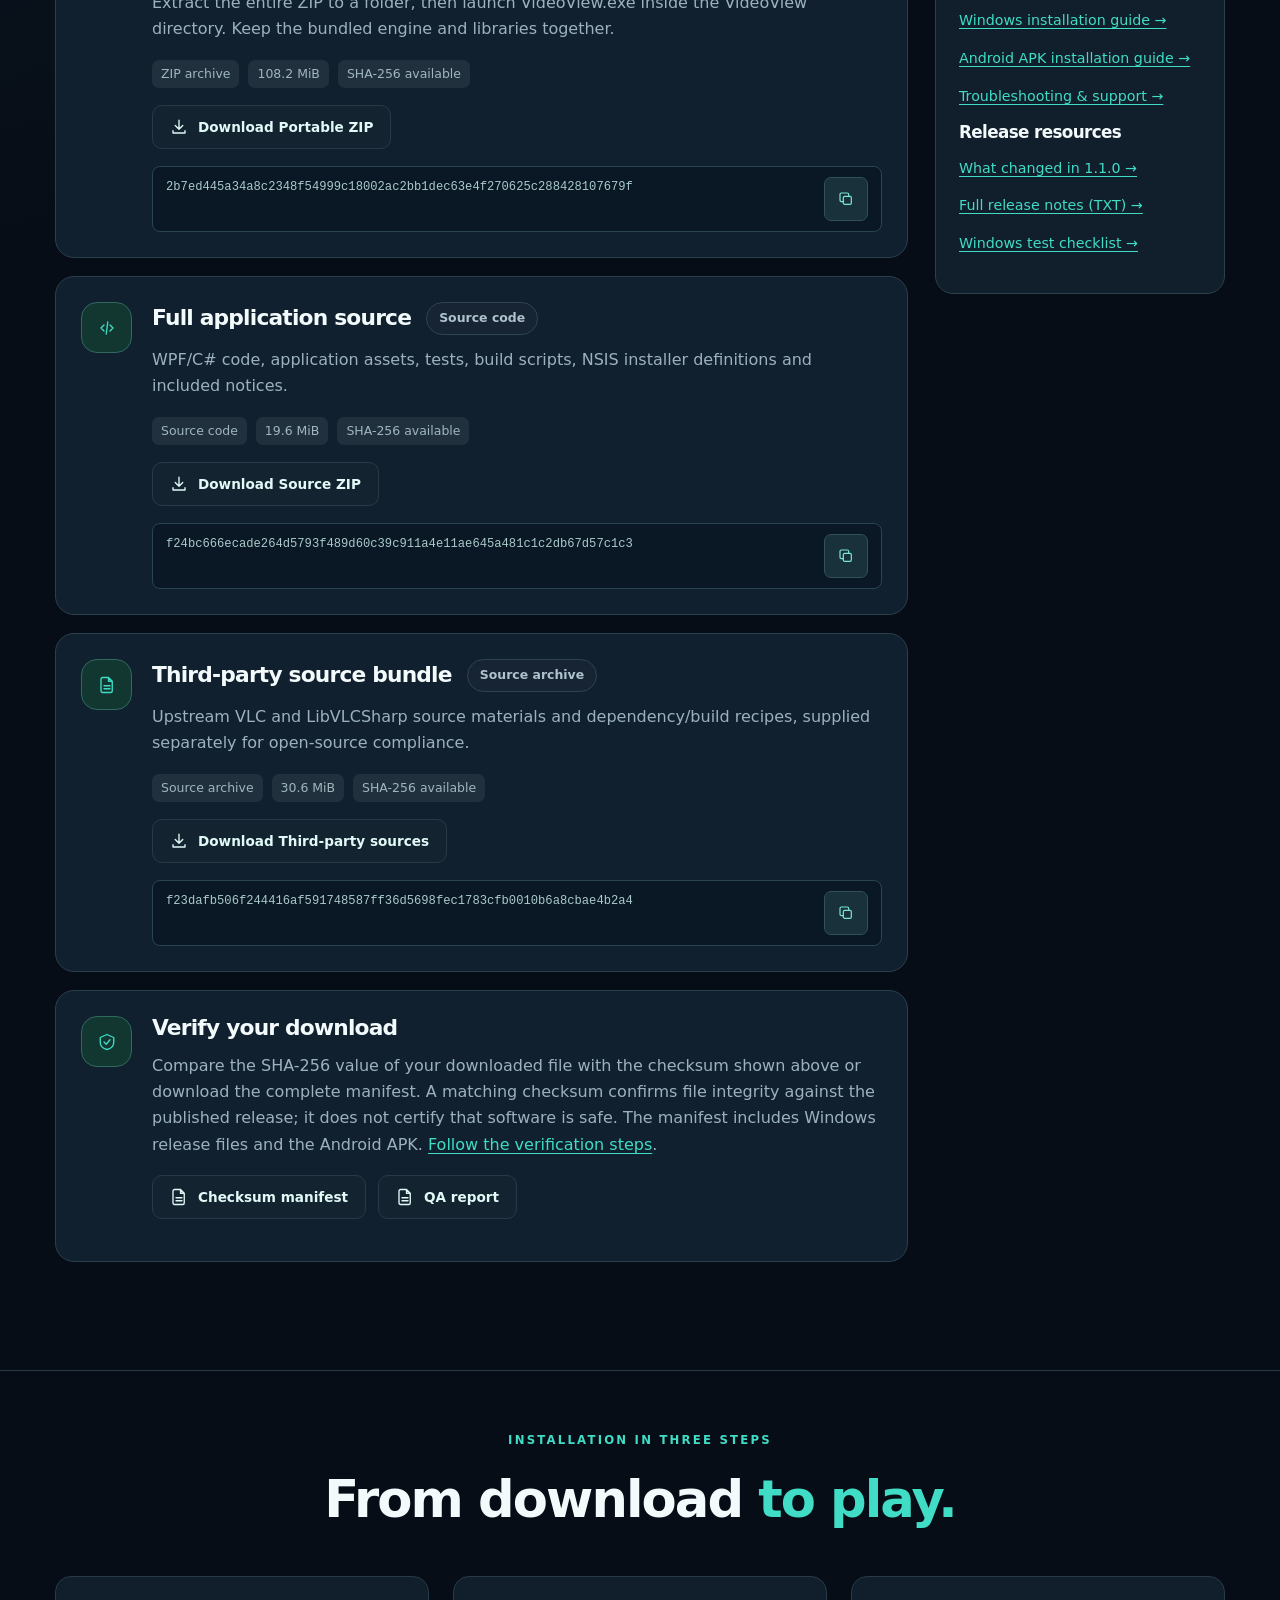
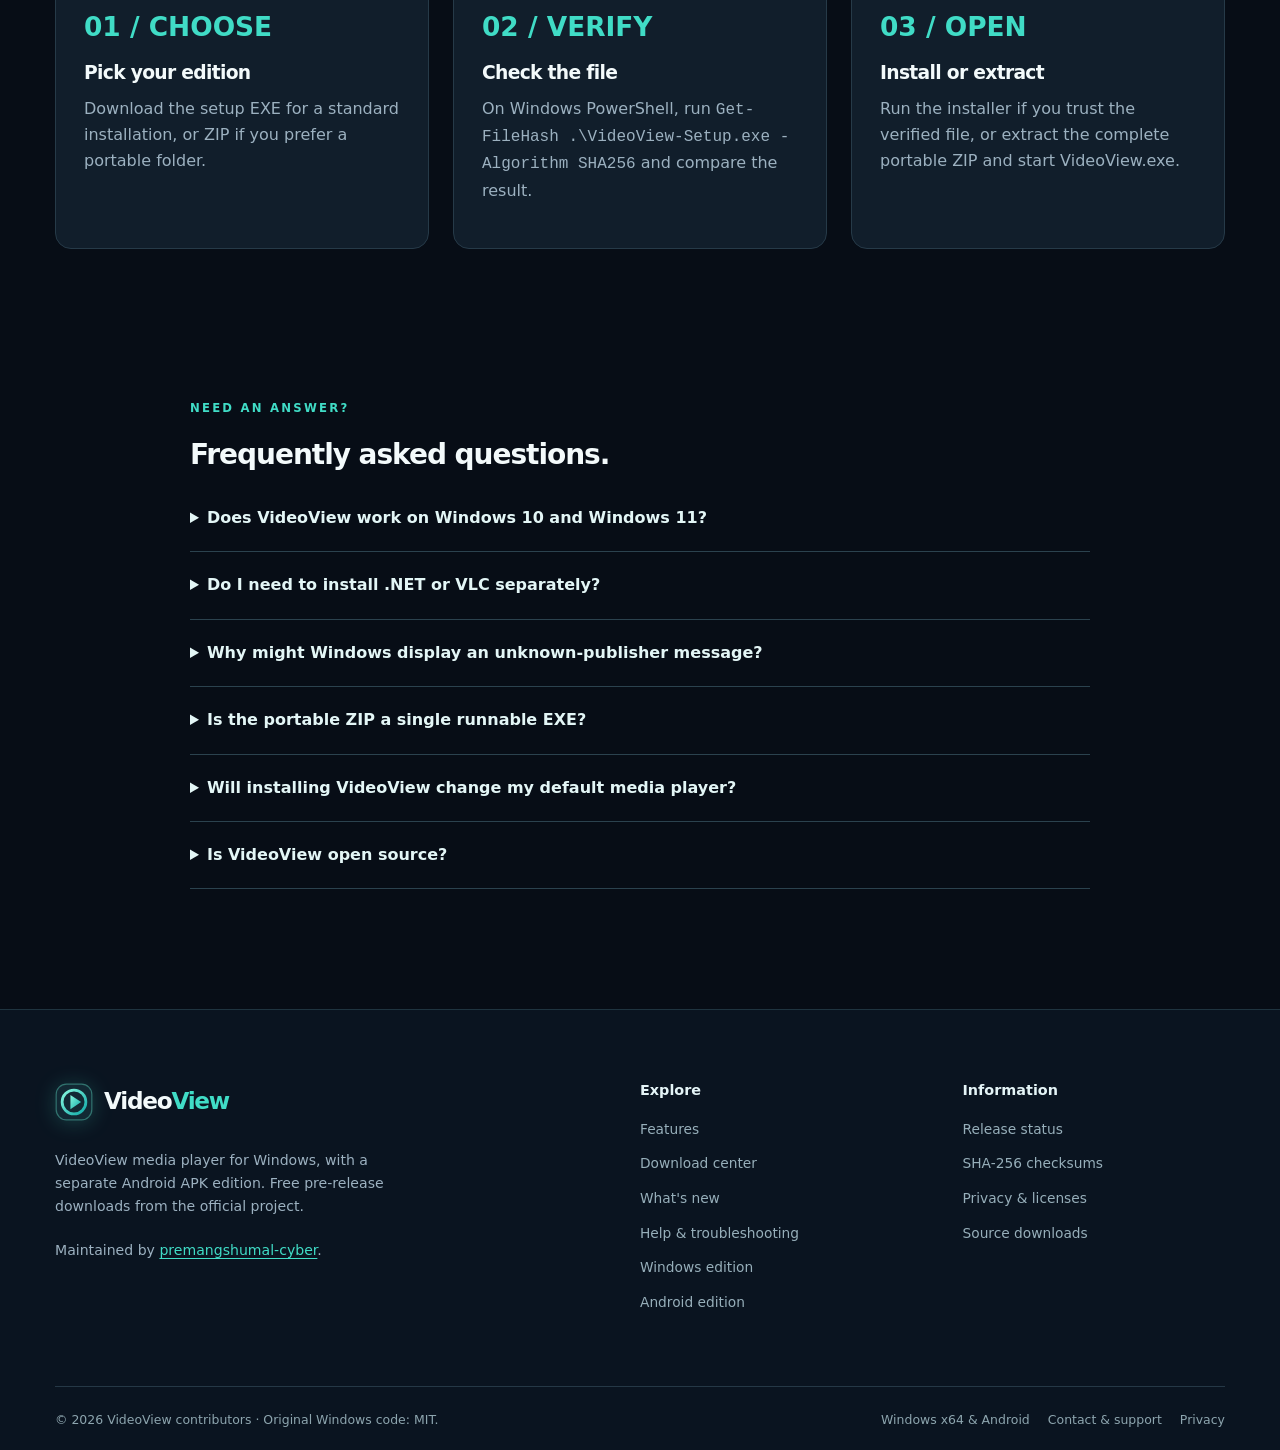
<file: downloads.html>
<!doctype html>
<html lang="en"><head><meta charset="utf-8"><meta name="viewport" content="width=device-width,initial-scale=1">
<meta name="theme-color" content="#070d16"><meta name="description" content="Download VideoView media player for Windows or Android. Find the Windows installer, portable ZIP, Android APK, checksums and pre-release testing information.">
<meta property="og:type" content="website"><meta property="og:site_name" content="VideoView"><meta property="og:title" content="Download VideoView for Windows &amp; Android | Official Downloads"><meta property="og:description" content="Download VideoView media player for Windows or Android. Find the Windows installer, portable ZIP, Android APK, checksums and pre-release testing information.">
<link rel="icon" type="image/svg+xml" href="assets/img/videoview-mark.svg">
<link rel="stylesheet" href="assets/css/styles.css"><title>Download VideoView for Windows &amp; Android | Official Downloads</title>
<script src="assets/js/download-config.js" defer></script><script src="assets/js/site.js" defer></script>
<link rel="canonical" href="https://www.videoview.online/downloads.html">
<meta property="og:url" content="https://www.videoview.online/downloads.html">
<meta name="twitter:card" content="summary_large_image">
<meta name="twitter:title" content="Download VideoView for Windows &amp; Android | Official Downloads">
<meta name="twitter:description" content="Download VideoView media player for Windows or Android. Find the Windows installer, portable ZIP, Android APK, checksums and pre-release testing information.">
<meta name="robots" content="index, follow, max-image-preview:large">
<meta property="og:image" content="https://www.videoview.online/assets/img/videoview-social.png">
<meta property="og:image:width" content="1200"><meta property="og:image:height" content="630"><meta property="og:image:type" content="image/png">
<meta property="og:image:alt" content="VideoView — Windows and Android media player. Official pre-release downloads at www.videoview.online.">
<meta name="twitter:image" content="https://www.videoview.online/assets/img/videoview-social.png"><meta name="twitter:image:alt" content="VideoView media player — official pre-release downloads">
<link rel="icon" type="image/png" sizes="96x96" href="assets/img/favicon-96.png"><link rel="apple-touch-icon" sizes="180x180" href="assets/img/apple-touch-icon.png">
<script type="application/ld+json">{"@context":"https://schema.org","@graph":[{"@type":"WebPage","@id":"https://www.videoview.online/downloads.html#webpage","url":"https://www.videoview.online/downloads.html","name":"Download VideoView for Windows & Android | Official Downloads","description":"Download VideoView media player for Windows or Android. Find the Windows installer, portable ZIP, Android APK, checksums and pre-release testing information.","isPartOf":{"@id":"https://www.videoview.online/#website"},"inLanguage":"en"},{"@type":"BreadcrumbList","itemListElement":[{"@type":"ListItem","position":1,"name":"Home","item":"https://www.videoview.online/"},{"@type":"ListItem","position":2,"name":"Downloads","item":"https://www.videoview.online/downloads.html"}]}]}</script>
</head><body class="page-downloads"><a class="visually-hidden" href="#main-content">Skip to content</a>
<header class="site-header"><div class="container nav-inner">
<a class="brand" href="/" aria-label="VideoView homepage"><img src="assets/img/videoview-mark.svg" alt="" width="35" height="35"><span>Video<span>View</span></span></a>
<nav class="desktop-nav" id="site-nav" aria-label="Main navigation" data-nav><a href="/" >Home</a><a href="windows.html">Windows</a><a href="features.html" >Features</a><a href="android.html" class="nav-android-link">Android</a><a href="downloads.html" aria-current="page">Downloads</a><a href="release-notes.html" >Release notes</a><a href="downloads.html" class="btn btn-primary btn-sm" style="color:#061e1d"><svg class="btn-icon" viewBox="0 0 24 24" aria-hidden="true" fill="none" stroke="currentColor" stroke-width="1.8" stroke-linecap="round" stroke-linejoin="round"><path d="M12 3v12m-5-5 5 5 5-5M4 17v3h16v-3"/></svg>Get VideoView</a></nav>
<button type="button" class="nav-toggle" aria-label="Open navigation menu" aria-controls="site-nav" aria-expanded="false" data-nav-toggle><span aria-hidden="true"></span></button>
<script>
// Initialize before the first paint so mobile navigation does not shift content.
(()=>{
  const nav = document.querySelector("[data-nav]");
  const toggle = document.querySelector("[data-nav-toggle]");
  function setNav(open) {
    if (!nav || !toggle) return;
    nav.classList.toggle("is-open", open);
    toggle.setAttribute("aria-expanded", String(open));
    toggle.setAttribute("aria-label", open ? "Close navigation menu" : "Open navigation menu");
  }
  if (nav && toggle) {
    toggle.closest(".site-header")?.classList.add("nav-ready");
    toggle.addEventListener("click", () => setNav(!nav.classList.contains("is-open")));
    document.addEventListener("keydown", (e) => { if (e.key === "Escape" && nav.classList.contains("is-open")) { setNav(false); toggle.focus(); } });
    nav.querySelectorAll("a").forEach(a => a.addEventListener("click", () => setNav(false)));
  }
})();
</script>
</div></header><main id="main-content"><div class="page-hero"><div class="container"><nav class="breadcrumbs" aria-label="Breadcrumb"><a href="/">Home</a><span aria-hidden="true">/</span><span>Downloads</span></nav><span class="eyebrow">Get VideoView</span><h1>Download <span class="gradient-text">VideoView.</span></h1><p>Choose VideoView for Windows or Android. Both editions are free pre-releases. Windows and Android downloads are hosted on GitHub Releases, with SHA-256 checksums available for verification.</p><div class="subline"><span class="chip ">v1.1.0 · Release candidate</span><span class="chip chip-muted">Windows x64 · see requirements</span><span class="chip chip-muted">Android APK · available</span><span>Released 12 October 2026</span></div></div></div>
<section class="section"><div class="container download-layout"><div class="download-main">
<article class="download-card android-download-card" id="android"><span class="icon-round"><svg viewBox="0 0 24 24" aria-hidden="true" fill="none" stroke="currentColor" stroke-width="1.8" stroke-linecap="round" stroke-linejoin="round"><rect x="7" y="2" width="10" height="20" rx="2"/><path d="M11 18h2"/></svg></span><div class="download-body">
<div class="download-card-top"><h2>Android app (APK)</h2><span class="chip">Available · pre-release</span></div>
<p>Download the published VideoView Android 1.0.0 pre-release APK from GitHub Releases. Device compatibility, app signing and runtime playback have not yet been independently verified.</p>
<div class="download-meta"><span>Android .apk</span><span>4.28 MiB</span><span>Android v1.0.0</span><span>SHA-256 available</span></div>
<div class="download-buttons"><a class="btn btn-primary btn-sm" href="https://github.com/premangshumal-cyber/VideoView-Website/releases/download/android-v1.0.0/VideoView-Android-1.0.0.apk" data-android-download rel="noopener noreferrer">Download Android APK</a></div>
<div class="checksum-row" aria-label="Android APK SHA-256 checksum"><code title="31f97cb3575388b4ab47dc1ee91a0ab6372353df06460a4ec074d8fa0439967f">31f97cb3575388b4ab47dc1ee91a0ab6372353df06460a4ec074d8fa0439967f</code><button class="copy-btn" type="button" data-copy="31f97cb3575388b4ab47dc1ee91a0ab6372353df06460a4ec074d8fa0439967f" aria-label="Copy SHA-256 checksum for Android APK" title="Copy Android SHA-256"><svg class="mini-icon" viewBox="0 0 24 24" aria-hidden="true" fill="none" stroke="currentColor" stroke-width="1.8" stroke-linecap="round" stroke-linejoin="round"><rect x="8" y="8" width="12" height="12" rx="2"/><path d="M16 8V5a2 2 0 0 0-2-2H5a2 2 0 0 0-2 2v9a2 2 0 0 0 2 2h3"/></svg></button></div><p style="font-size:.78rem">SHA-256 digest reported by GitHub for the published APK asset. <a class="text-link" href="android.html">Read Android release details</a>.</p>
<p class="android-caution"><strong>Security note:</strong> The APK's Android manifest, app signing, minimum OS version and device playback have not been independently verified. Install only APKs from a publisher you trust.</p>
</div></article>
<article class="download-card primary-download" id="setup"><span class="icon-round"><svg class="btn-icon" viewBox="0 0 24 24" aria-hidden="true" fill="none" stroke="currentColor" stroke-width="1.8" stroke-linecap="round" stroke-linejoin="round"><path d="M12 3v12m-5-5 5 5 5-5M4 17v3h16v-3"/></svg></span><div class="download-body">
<div class="download-card-top"><h2>Windows installer</h2><span class="chip ">Recommended</span></div><p>The easiest way to install VideoView for your Windows user account. Adds an uninstall entry, with optional desktop and Open With integration.</p>
<div class="download-meta"><span>Windows .exe</span><span>107.9 MiB</span><span>SHA-256 available</span></div>
<div class="download-buttons"><a class="btn btn-primary btn-sm" href="https://github.com/premangshumal-cyber/VideoView-Website/releases/download/v1.1.0/VideoView-Setup.exe" data-download="setup"><svg class="btn-icon" viewBox="0 0 24 24" aria-hidden="true" fill="none" stroke="currentColor" stroke-width="1.8" stroke-linecap="round" stroke-linejoin="round"><path d="M12 3v12m-5-5 5 5 5-5M4 17v3h16v-3"/></svg>Download Setup</a></div>
<div class="checksum-row" aria-label="SHA-256 checksum"><code title="fbf4e8273d6fc9ac5f7df1326dad9665ed4e3e1384eefffedf23c01ab1601275">fbf4e8273d6fc9ac5f7df1326dad9665ed4e3e1384eefffedf23c01ab1601275</code><button class="copy-btn" type="button" data-copy="fbf4e8273d6fc9ac5f7df1326dad9665ed4e3e1384eefffedf23c01ab1601275" aria-label="Copy SHA-256 checksum for VideoView-Setup.exe" title="Copy SHA-256"><svg class="mini-icon" viewBox="0 0 24 24" aria-hidden="true" fill="none" stroke="currentColor" stroke-width="1.8" stroke-linecap="round" stroke-linejoin="round"><rect x="8" y="8" width="12" height="12" rx="2"/><path d="M16 8V5a2 2 0 0 0-2-2H5a2 2 0 0 0-2 2v9a2 2 0 0 0 2 2h3"/></svg></button></div>
</div></article>
<article class="download-card " id="portable"><span class="icon-round"><svg class="btn-icon" viewBox="0 0 24 24" aria-hidden="true" fill="none" stroke="currentColor" stroke-width="1.8" stroke-linecap="round" stroke-linejoin="round"><path d="m3 7 9-5 9 5v10l-9 5-9-5zM3 7l9 5 9-5M12 12v10"/></svg></span><div class="download-body">
<div class="download-card-top"><h2>Portable edition</h2><span class="chip chip-muted">ZIP archive</span></div><p>Extract the entire ZIP to a folder, then launch VideoView.exe inside the VideoView directory. Keep the bundled engine and libraries together.</p>
<div class="download-meta"><span>ZIP archive</span><span>108.2 MiB</span><span>SHA-256 available</span></div>
<div class="download-buttons"><a class="btn btn-secondary btn-sm" href="https://github.com/premangshumal-cyber/VideoView-Website/releases/download/v1.1.0/VideoView-Portable.zip" data-download="portable"><svg class="btn-icon" viewBox="0 0 24 24" aria-hidden="true" fill="none" stroke="currentColor" stroke-width="1.8" stroke-linecap="round" stroke-linejoin="round"><path d="M12 3v12m-5-5 5 5 5-5M4 17v3h16v-3"/></svg>Download Portable ZIP</a></div>
<div class="checksum-row" aria-label="SHA-256 checksum"><code title="2b7ed445a34a8c2348f54999c18002ac2bb1dec63e4f270625c288428107679f">2b7ed445a34a8c2348f54999c18002ac2bb1dec63e4f270625c288428107679f</code><button class="copy-btn" type="button" data-copy="2b7ed445a34a8c2348f54999c18002ac2bb1dec63e4f270625c288428107679f" aria-label="Copy SHA-256 checksum for VideoView-Portable.zip" title="Copy SHA-256"><svg class="mini-icon" viewBox="0 0 24 24" aria-hidden="true" fill="none" stroke="currentColor" stroke-width="1.8" stroke-linecap="round" stroke-linejoin="round"><rect x="8" y="8" width="12" height="12" rx="2"/><path d="M16 8V5a2 2 0 0 0-2-2H5a2 2 0 0 0-2 2v9a2 2 0 0 0 2 2h3"/></svg></button></div>
</div></article>
<article class="download-card " id="source-code"><span class="icon-round"><svg class="btn-icon" viewBox="0 0 24 24" aria-hidden="true" fill="none" stroke="currentColor" stroke-width="1.8" stroke-linecap="round" stroke-linejoin="round"><path d="m8 8-4 4 4 4m8-8 4 4-4 4m-3-12-2 16"/></svg></span><div class="download-body">
<div class="download-card-top"><h2>Full application source</h2><span class="chip chip-muted">Source code</span></div><p>WPF/C# code, application assets, tests, build scripts, NSIS installer definitions and included notices.</p>
<div class="download-meta"><span>Source code</span><span>19.6 MiB</span><span>SHA-256 available</span></div>
<div class="download-buttons"><a class="btn btn-secondary btn-sm" href="https://github.com/premangshumal-cyber/VideoView-Website/releases/download/v1.1.0/VideoView-Source.zip" data-download="source"><svg class="btn-icon" viewBox="0 0 24 24" aria-hidden="true" fill="none" stroke="currentColor" stroke-width="1.8" stroke-linecap="round" stroke-linejoin="round"><path d="M12 3v12m-5-5 5 5 5-5M4 17v3h16v-3"/></svg>Download Source ZIP</a></div>
<div class="checksum-row" aria-label="SHA-256 checksum"><code title="f24bc666ecade264d5793f489d60c39c911a4e11ae645a481c1c2db67d57c1c3">f24bc666ecade264d5793f489d60c39c911a4e11ae645a481c1c2db67d57c1c3</code><button class="copy-btn" type="button" data-copy="f24bc666ecade264d5793f489d60c39c911a4e11ae645a481c1c2db67d57c1c3" aria-label="Copy SHA-256 checksum for VideoView-Source.zip" title="Copy SHA-256"><svg class="mini-icon" viewBox="0 0 24 24" aria-hidden="true" fill="none" stroke="currentColor" stroke-width="1.8" stroke-linecap="round" stroke-linejoin="round"><rect x="8" y="8" width="12" height="12" rx="2"/><path d="M16 8V5a2 2 0 0 0-2-2H5a2 2 0 0 0-2 2v9a2 2 0 0 0 2 2h3"/></svg></button></div>
</div></article>
<article class="download-card " id="thirdparty"><span class="icon-round"><svg class="btn-icon" viewBox="0 0 24 24" aria-hidden="true" fill="none" stroke="currentColor" stroke-width="1.8" stroke-linecap="round" stroke-linejoin="round"><path d="M6 2h8l5 5v13a2 2 0 0 1-2 2H6a2 2 0 0 1-2-2V4a2 2 0 0 1 2-2zM14 2v5h5M8 13h8m-8 4h8"/></svg></span><div class="download-body">
<div class="download-card-top"><h2>Third-party source bundle</h2><span class="chip chip-muted">Source archive</span></div><p>Upstream VLC and LibVLCSharp source materials and dependency/build recipes, supplied separately for open-source compliance.</p>
<div class="download-meta"><span>Source archive</span><span>30.6 MiB</span><span>SHA-256 available</span></div>
<div class="download-buttons"><a class="btn btn-secondary btn-sm" href="https://github.com/premangshumal-cyber/VideoView-Website/releases/download/v1.1.0/VideoView-ThirdPartySources.zip" data-download="thirdparty"><svg class="btn-icon" viewBox="0 0 24 24" aria-hidden="true" fill="none" stroke="currentColor" stroke-width="1.8" stroke-linecap="round" stroke-linejoin="round"><path d="M12 3v12m-5-5 5 5 5-5M4 17v3h16v-3"/></svg>Download Third-party sources</a></div>
<div class="checksum-row" aria-label="SHA-256 checksum"><code title="f23dafb506f244416af591748587ff36d5698fec1783cfb0010b6a8cbae4b2a4">f23dafb506f244416af591748587ff36d5698fec1783cfb0010b6a8cbae4b2a4</code><button class="copy-btn" type="button" data-copy="f23dafb506f244416af591748587ff36d5698fec1783cfb0010b6a8cbae4b2a4" aria-label="Copy SHA-256 checksum for VideoView-ThirdPartySources.zip" title="Copy SHA-256"><svg class="mini-icon" viewBox="0 0 24 24" aria-hidden="true" fill="none" stroke="currentColor" stroke-width="1.8" stroke-linecap="round" stroke-linejoin="round"><rect x="8" y="8" width="12" height="12" rx="2"/><path d="M16 8V5a2 2 0 0 0-2-2H5a2 2 0 0 0-2 2v9a2 2 0 0 0 2 2h3"/></svg></button></div>
</div></article>
<div class="download-card" id="verify"><span class="icon-round"><svg class="btn-icon" viewBox="0 0 24 24" aria-hidden="true" fill="none" stroke="currentColor" stroke-width="1.8" stroke-linecap="round" stroke-linejoin="round"><path d="m12 2 9 4v6c0 6-4 9-9 10-5-1-9-4-9-10V6z"/><path d="m8 12 3 3 5-6"/></svg></span><div class="download-body"><h2>Verify your download</h2><p>Compare the SHA-256 value of your downloaded file with the checksum shown above or download the complete manifest. A matching checksum confirms file integrity against the published release; it does not certify that software is safe. The manifest includes Windows release files and the Android APK. <a class="text-link" href="help.html#checksums">Follow the verification steps</a>.</p><div class="download-buttons"><a class="btn btn-secondary btn-sm" href="downloads/SHA256SUMS.txt" data-download="checksums" download><svg class="btn-icon" viewBox="0 0 24 24" aria-hidden="true" fill="none" stroke="currentColor" stroke-width="1.8" stroke-linecap="round" stroke-linejoin="round"><path d="M6 2h8l5 5v13a2 2 0 0 1-2 2H6a2 2 0 0 1-2-2V4a2 2 0 0 1 2-2zM14 2v5h5M8 13h8m-8 4h8"/></svg>Checksum manifest</a><a class="btn btn-secondary btn-sm" href="downloads/QA_REPORT.md" data-download="qa" download><svg class="btn-icon" viewBox="0 0 24 24" aria-hidden="true" fill="none" stroke="currentColor" stroke-width="1.8" stroke-linecap="round" stroke-linejoin="round"><path d="M6 2h8l5 5v13a2 2 0 0 1-2 2H6a2 2 0 0 1-2-2V4a2 2 0 0 1 2-2zM14 2v5h5M8 13h8m-8 4h8"/></svg>QA report</a></div></div></div>
</div><aside class="download-sidebar" aria-label="Download information"><div class="side-card"><h3>Latest release</h3><div class="release-date">VideoView 1.1.0</div><span class="chip ">Release candidate</span><ul class="side-list"><li><span>✓</span> Published 12 October 2026</li><li><span>✓</span> Windows 64-bit build</li><li><span>✓</span> Per-user setup option</li><li><span>✓</span> Bundled .NET and VLC runtime</li></ul></div><div class="side-card"><h3>Requirements</h3><p>Windows x64 build, targeting Windows 11 and compatible Windows 10 editions. Broad Windows 10 compatibility is not established. <a href="windows.html#requirements">Read the full requirements</a>.</p></div><div class="warning-card"><h3>Before you install</h3><p>This build is unsigned and has not yet passed native Windows GUI, playback, or install/uninstall acceptance tests. Windows may show an unknown-publisher warning. Verify your download and only run software you trust.</p></div><div class="side-card"><h3>Installation &amp; help</h3><p><a href="windows.html#install">Windows installation guide →</a></p><p><a href="android.html#install">Android APK installation guide →</a></p><p><a href="help.html">Troubleshooting &amp; support →</a></p><h3>Release resources</h3><p><a href="release-notes.html">What changed in 1.1.0 →</a></p><p style="margin-top:8px"><a href="downloads/RELEASE_NOTES.txt" data-download="notes">Full release notes (TXT) →</a></p><p style="margin-top:8px"><a href="downloads/WINDOWS_TEST_CHECKLIST.md" data-download="checklist">Windows test checklist →</a></p></div></aside></div></section>
<section class="section-tight" style="border-top:1px solid var(--line)"><div class="container"><div class="section-heading"><span class="eyebrow">Installation in three steps</span><h2 class="h2" style="margin-top:18px">From download <span class="accent">to play.</span></h2></div><div class="steps"><div class="step"><div class="step-num">01 / CHOOSE</div><h3>Pick your edition</h3><p>Download the setup EXE for a standard installation, or ZIP if you prefer a portable folder.</p></div><div class="step"><div class="step-num">02 / VERIFY</div><h3>Check the file</h3><p>On Windows PowerShell, run <code>Get-FileHash .\VideoView-Setup.exe -Algorithm SHA256</code> and compare the result.</p></div><div class="step"><div class="step-num">03 / OPEN</div><h3>Install or extract</h3><p>Run the installer if you trust the verified file, or extract the complete portable ZIP and start VideoView.exe.</p></div></div></div></section>
<section class="section-tight" id="faq"><div class="container prose-section"><span class="eyebrow">Need an answer?</span><h2 class="h2" style="margin-top:18px">Frequently asked questions.</h2><div class="faq-list">
<details><summary>Does VideoView work on Windows 10 and Windows 11?</summary><p>It targets Windows 11 x64 and compatible Windows 10 editions; broad Windows 10 compatibility is not established. See <a href="windows.html#requirements">requirements</a>. This is a release candidate: build and package checks passed, but installation and graphical/audio playback on Windows hardware are not yet verified.</p></details>
<details><summary>Do I need to install .NET or VLC separately?</summary><p>The installer and portable package include the intended .NET/Windows Desktop runtime and VLC libraries. Clean-machine Windows startup and playback still need acceptance testing.</p></details>
<details><summary>Why might Windows display an unknown-publisher message?</summary><p>Version 1.1.0 is not code signed. Verify the download checksum and provenance before choosing to run it. A warning is not proof of malware, but it should be taken seriously.</p></details>
<details><summary>Is the portable ZIP a single runnable EXE?</summary><p>No. Extract all of its contents. The VideoView.exe within the extracted VideoView folder depends on nearby files and VLC plugins.</p></details>
<details><summary>Will installing VideoView change my default media player?</summary><p>The installer design does not force default-player takeover. Optional integration may appear during installation; native Windows behavior has not been verified yet.</p></details>
<details><summary>Is VideoView open source?</summary><p>The original VideoView project is MIT licensed. Third-party VLC, LibVLCSharp, runtime and installer components retain their own licenses. Get both source downloads above and review the bundled license notices.</p></details>
</div></div></section></main><footer class="site-footer"><div class="container"><div class="footer-main">
<div class="footer-brand"><a class="brand" href="/"><img src="assets/img/videoview-mark.svg" alt="" width="35" height="35"><span>Video<span>View</span></span></a><p>VideoView media player for Windows, with a separate Android APK edition. Free pre-release downloads from the official project.</p><p>Maintained by <a class="text-link" href="https://github.com/premangshumal-cyber">premangshumal-cyber</a>.</p></div>
<div class="footer-links"><h2>Explore</h2><a href="features.html">Features</a><a href="downloads.html">Download center</a><a href="release-notes.html">What's new</a><a href="help.html">Help &amp; troubleshooting</a><a href="windows.html">Windows edition</a><a href="android.html">Android edition</a></div>
<div class="footer-links"><h2>Information</h2><a href="release-notes.html#quality">Release status</a><a href="downloads.html#verify">SHA-256 checksums</a><a href="privacy.html">Privacy &amp; licenses</a><a href="downloads.html#source-code">Source downloads</a></div>
</div><div class="footer-bottom"><span>© <span data-year>2026</span> VideoView contributors · Original Windows code: MIT.</span><div class="footer-bottom-links"><span>Windows x64 &amp; Android</span><a href="help.html#support">Contact &amp; support</a><a href="privacy.html">Privacy</a></div></div></div></footer><div class="toast" role="status" aria-live="polite" aria-atomic="true" data-toast></div></body></html>
</file>
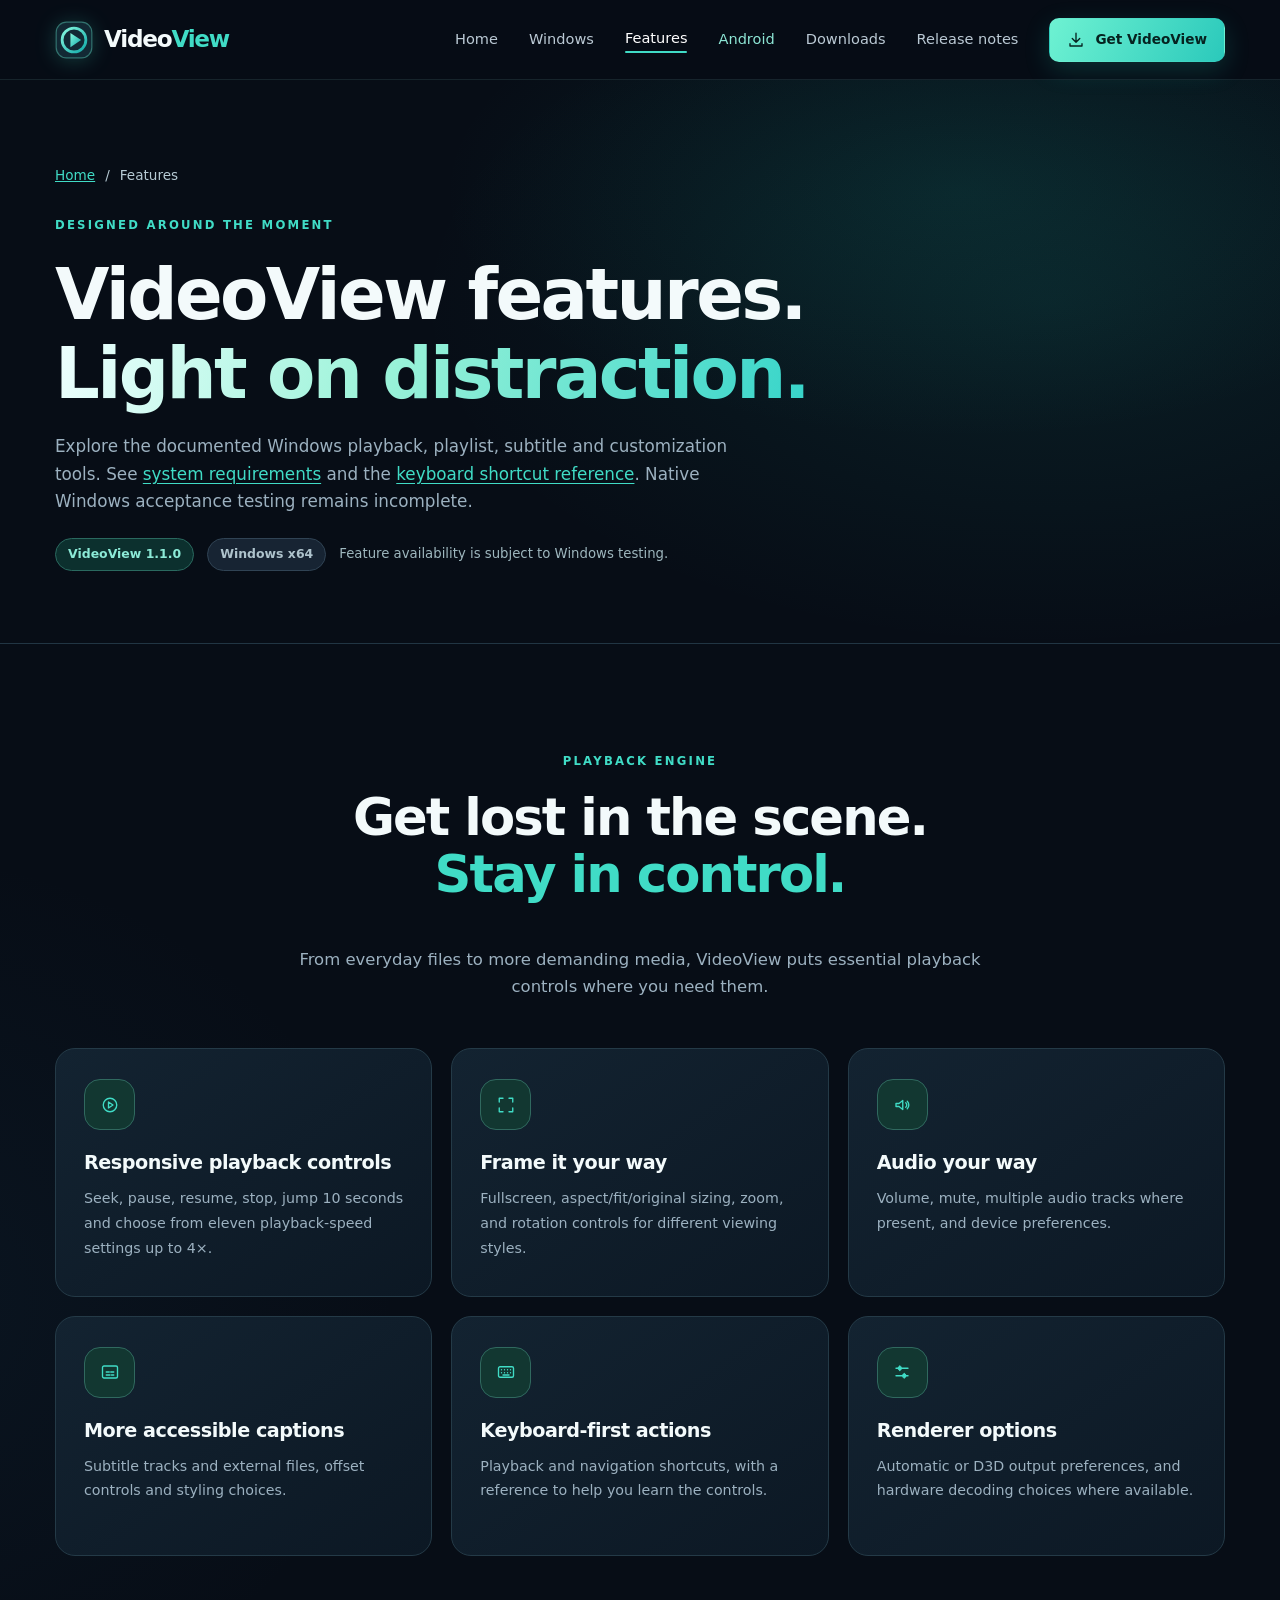
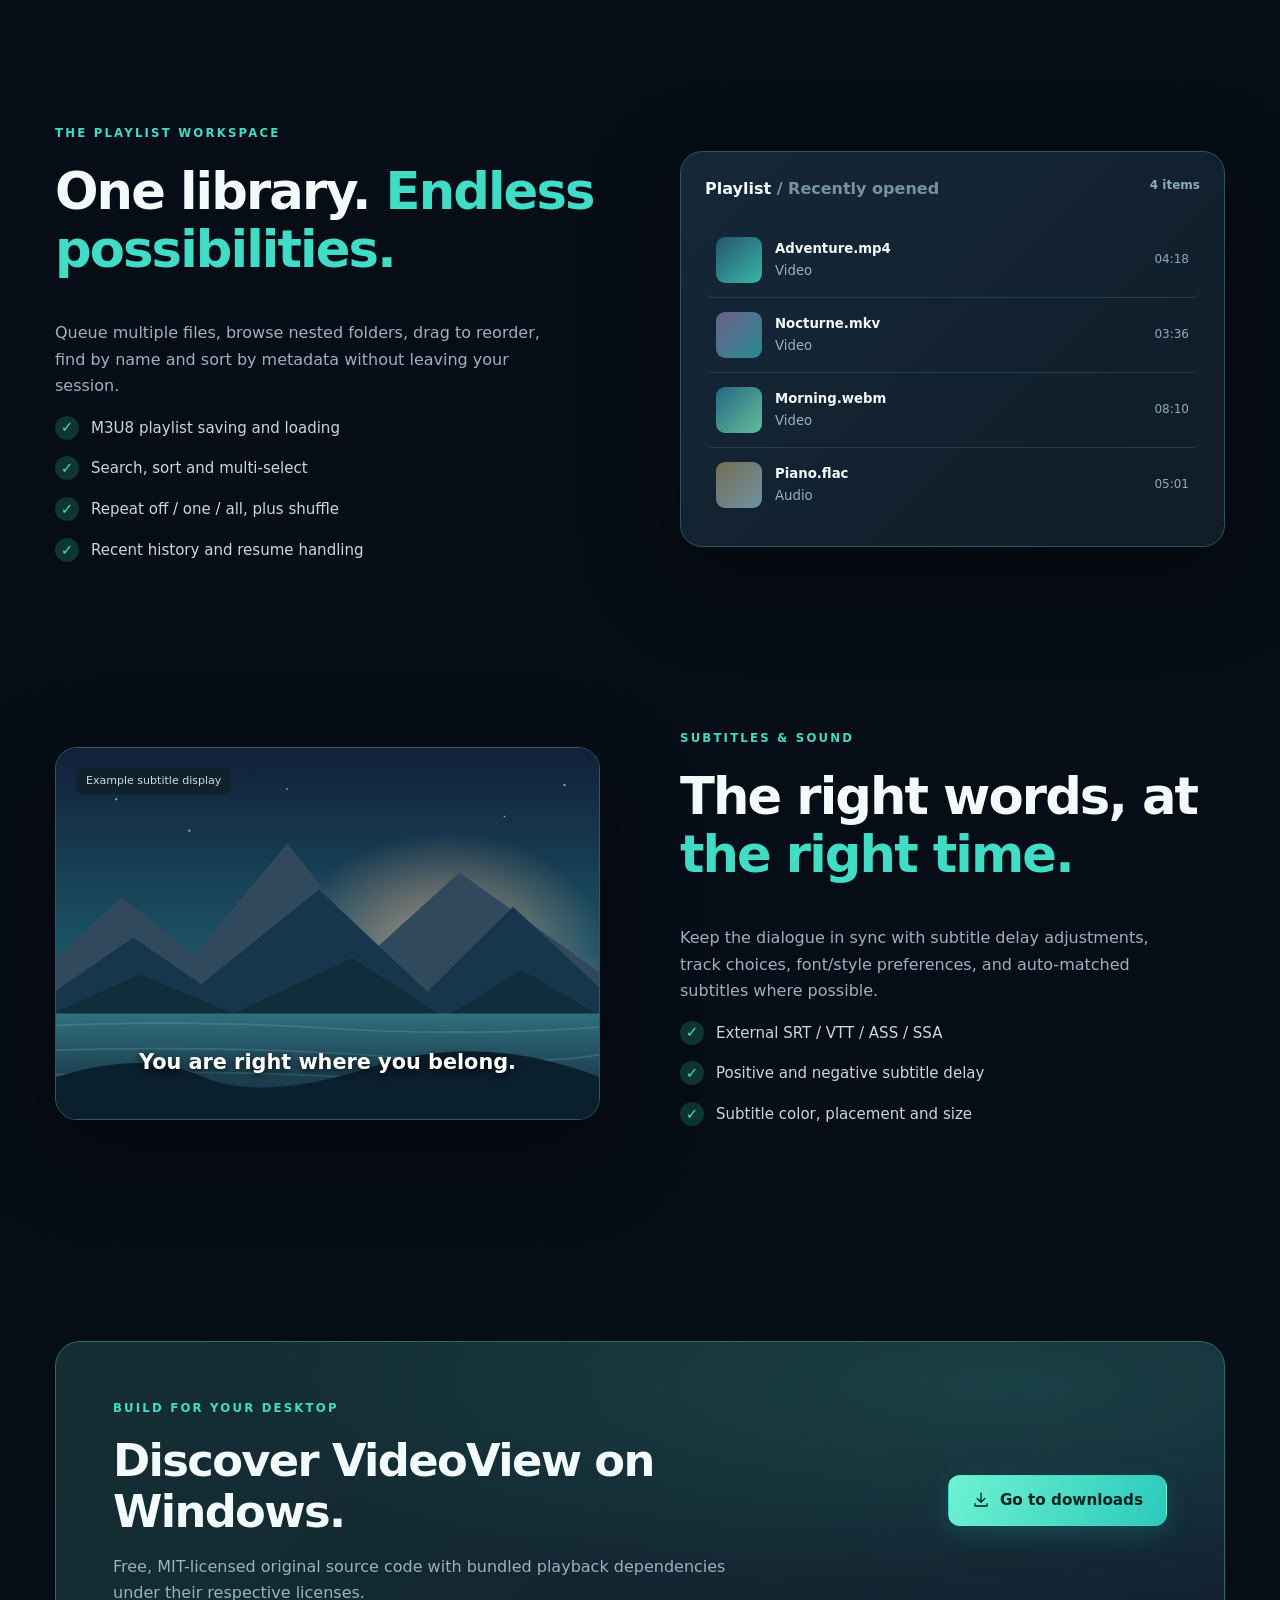
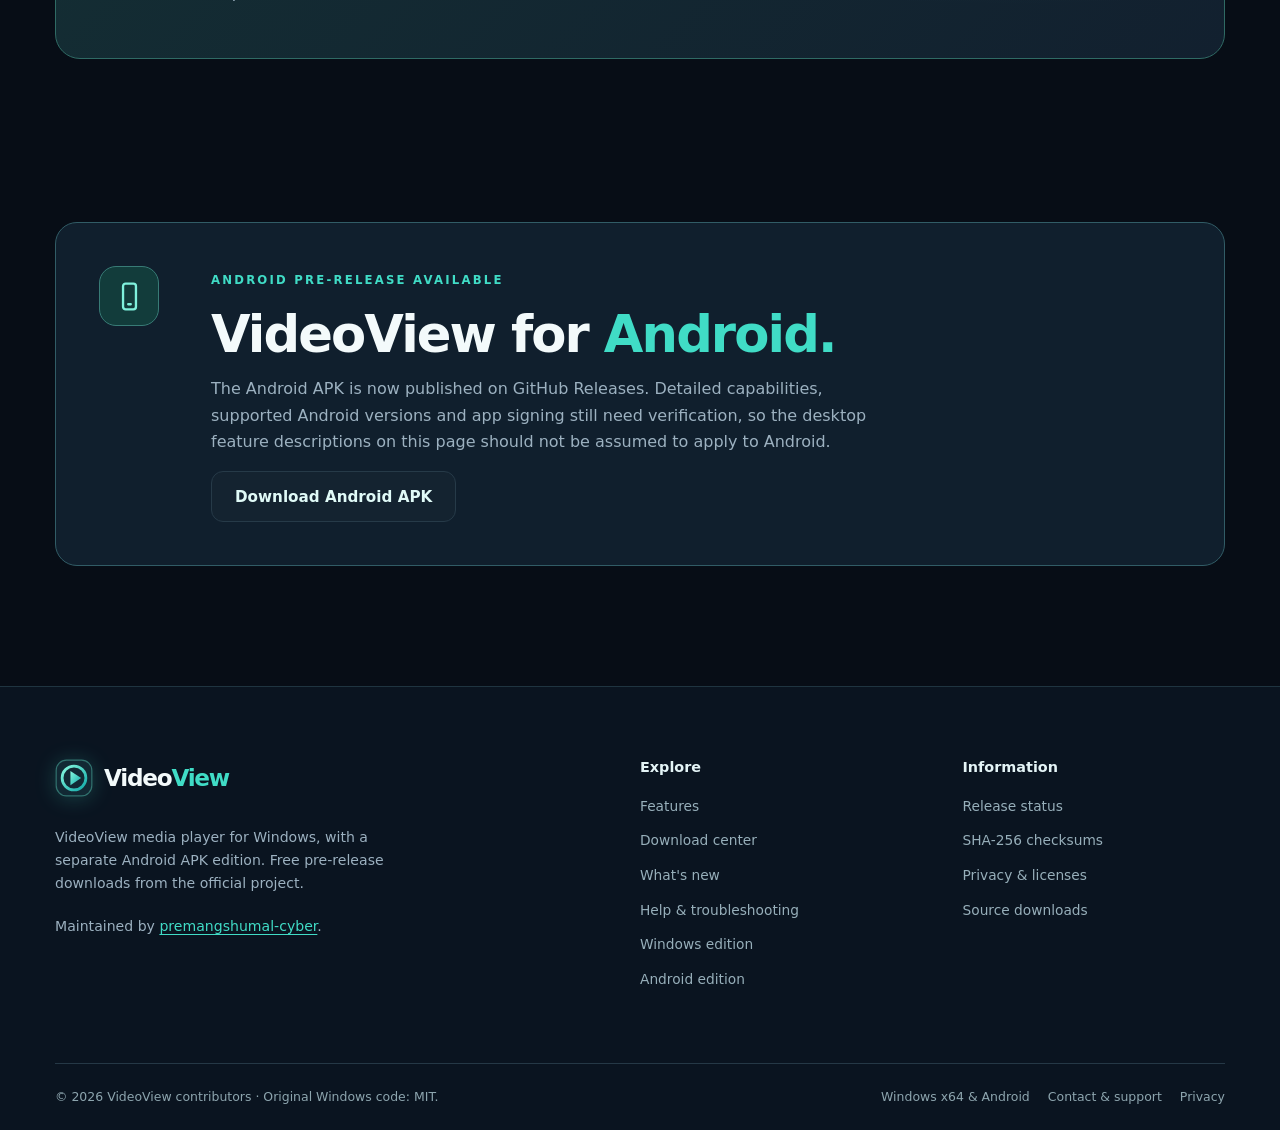
<file: features.html>
<!doctype html>
<html lang="en"><head><meta charset="utf-8"><meta name="viewport" content="width=device-width,initial-scale=1">
<meta name="theme-color" content="#070d16"><meta name="description" content="Explore VideoView media player features for Windows, including subtitle customization, playlists, playback controls, keyboard shortcuts and video display options.">
<meta property="og:type" content="website"><meta property="og:site_name" content="VideoView"><meta property="og:title" content="VideoView Features – Subtitles, Playlists &amp; Playback Controls"><meta property="og:description" content="Explore VideoView media player features for Windows, including subtitle customization, playlists, playback controls, keyboard shortcuts and video display options.">
<link rel="icon" type="image/svg+xml" href="assets/img/videoview-mark.svg">
<link rel="stylesheet" href="assets/css/styles.css"><title>VideoView Features – Subtitles, Playlists &amp; Playback Controls</title>
<script src="assets/js/download-config.js" defer></script><script src="assets/js/site.js" defer></script>
<link rel="canonical" href="https://www.videoview.online/features.html">
<meta property="og:url" content="https://www.videoview.online/features.html">
<meta name="twitter:card" content="summary_large_image">
<meta name="twitter:title" content="VideoView Features – Subtitles, Playlists &amp; Playback Controls">
<meta name="twitter:description" content="Explore VideoView media player features for Windows, including subtitle customization, playlists, playback controls, keyboard shortcuts and video display options.">
<meta name="robots" content="index, follow, max-image-preview:large">
<meta property="og:image" content="https://www.videoview.online/assets/img/videoview-social.png">
<meta property="og:image:width" content="1200"><meta property="og:image:height" content="630"><meta property="og:image:type" content="image/png">
<meta property="og:image:alt" content="VideoView — Windows and Android media player. Official pre-release downloads at www.videoview.online.">
<meta name="twitter:image" content="https://www.videoview.online/assets/img/videoview-social.png"><meta name="twitter:image:alt" content="VideoView media player — official pre-release downloads">
<link rel="icon" type="image/png" sizes="96x96" href="assets/img/favicon-96.png"><link rel="apple-touch-icon" sizes="180x180" href="assets/img/apple-touch-icon.png">
<script type="application/ld+json">{"@context":"https://schema.org","@graph":[{"@type":"WebPage","@id":"https://www.videoview.online/features.html#webpage","url":"https://www.videoview.online/features.html","name":"VideoView Features – Subtitles, Playlists & Playback Controls","description":"Explore VideoView media player features for Windows, including subtitle customization, playlists, playback controls, keyboard shortcuts and video display options.","isPartOf":{"@id":"https://www.videoview.online/#website"},"inLanguage":"en"},{"@type":"BreadcrumbList","itemListElement":[{"@type":"ListItem","position":1,"name":"Home","item":"https://www.videoview.online/"},{"@type":"ListItem","position":2,"name":"Features","item":"https://www.videoview.online/features.html"}]}]}</script>
</head><body class="page-features"><a class="visually-hidden" href="#main-content">Skip to content</a>
<header class="site-header"><div class="container nav-inner">
<a class="brand" href="/" aria-label="VideoView homepage"><img src="assets/img/videoview-mark.svg" alt="" width="35" height="35"><span>Video<span>View</span></span></a>
<nav class="desktop-nav" id="site-nav" aria-label="Main navigation" data-nav><a href="/" >Home</a><a href="windows.html">Windows</a><a href="features.html" aria-current="page">Features</a><a href="android.html" class="nav-android-link">Android</a><a href="downloads.html" >Downloads</a><a href="release-notes.html" >Release notes</a><a href="downloads.html" class="btn btn-primary btn-sm" style="color:#061e1d"><svg class="btn-icon" viewBox="0 0 24 24" aria-hidden="true" fill="none" stroke="currentColor" stroke-width="1.8" stroke-linecap="round" stroke-linejoin="round"><path d="M12 3v12m-5-5 5 5 5-5M4 17v3h16v-3"/></svg>Get VideoView</a></nav>
<button type="button" class="nav-toggle" aria-label="Open navigation menu" aria-controls="site-nav" aria-expanded="false" data-nav-toggle><span aria-hidden="true"></span></button>
<script>
// Initialize before the first paint so mobile navigation does not shift content.
(()=>{
  const nav = document.querySelector("[data-nav]");
  const toggle = document.querySelector("[data-nav-toggle]");
  function setNav(open) {
    if (!nav || !toggle) return;
    nav.classList.toggle("is-open", open);
    toggle.setAttribute("aria-expanded", String(open));
    toggle.setAttribute("aria-label", open ? "Close navigation menu" : "Open navigation menu");
  }
  if (nav && toggle) {
    toggle.closest(".site-header")?.classList.add("nav-ready");
    toggle.addEventListener("click", () => setNav(!nav.classList.contains("is-open")));
    document.addEventListener("keydown", (e) => { if (e.key === "Escape" && nav.classList.contains("is-open")) { setNav(false); toggle.focus(); } });
    nav.querySelectorAll("a").forEach(a => a.addEventListener("click", () => setNav(false)));
  }
})();
</script>
</div></header><main id="main-content"><div class="page-hero"><div class="container"><nav class="breadcrumbs" aria-label="Breadcrumb"><a href="/">Home</a><span aria-hidden="true">/</span><span>Features</span></nav><span class="eyebrow">Designed around the moment</span><h1>VideoView features.<br><span class="gradient-text">Light on distraction.</span></h1><p>Explore the documented Windows playback, playlist, subtitle and customization tools. See <a class="text-link" href="windows.html#requirements">system requirements</a> and the <a class="text-link" href="help.html#shortcuts">keyboard shortcut reference</a>. Native Windows acceptance testing remains incomplete.</p><div class="subline"><span class="chip ">VideoView 1.1.0</span><span class="chip chip-muted">Windows x64</span><span>Feature availability is subject to Windows testing.</span></div></div></div>
<section class="section"><div class="container"><div class="section-heading"><div class="eyebrow">Playback engine</div><h2 class="h2" style="margin-top:18px">Get lost in the scene.<br><span class="accent">Stay in control.</span></h2><p>From everyday files to more demanding media, VideoView puts essential playback controls where you need them.</p></div><div class="feature-grid">
<article class="feature-card reveal"><span class="icon-round"><svg class="btn-icon" viewBox="0 0 24 24" aria-hidden="true" fill="none" stroke="currentColor" stroke-width="1.8" stroke-linecap="round" stroke-linejoin="round"><circle cx="12" cy="12" r="9"/><path d="m10 8 6 4-6 4z"/></svg></span><h3>Responsive playback controls</h3><p>Seek, pause, resume, stop, jump 10 seconds and choose from eleven playback-speed settings up to 4×.</p></article><article class="feature-card reveal"><span class="icon-round"><svg class="btn-icon" viewBox="0 0 24 24" aria-hidden="true" fill="none" stroke="currentColor" stroke-width="1.8" stroke-linecap="round" stroke-linejoin="round"><path d="M8 3H3v5m13-5h5v5M3 16v5h5m13-5v5h-5"/></svg></span><h3>Frame it your way</h3><p>Fullscreen, aspect/fit/original sizing, zoom, and rotation controls for different viewing styles.</p></article><article class="feature-card reveal"><span class="icon-round"><svg class="btn-icon" viewBox="0 0 24 24" aria-hidden="true" fill="none" stroke="currentColor" stroke-width="1.8" stroke-linecap="round" stroke-linejoin="round"><path d="m4 10 4 0 5-4v12l-5-4H4zM17 9a4 4 0 0 1 0 6m2-8a7 7 0 0 1 0 10"/></svg></span><h3>Audio your way</h3><p>Volume, mute, multiple audio tracks where present, and device preferences.</p></article><article class="feature-card reveal"><span class="icon-round"><svg class="btn-icon" viewBox="0 0 24 24" aria-hidden="true" fill="none" stroke="currentColor" stroke-width="1.8" stroke-linecap="round" stroke-linejoin="round"><rect x="2" y="4" width="20" height="16" rx="2"/><path d="M7 12h4m2 0h4M7 16h5m2 0h3"/></svg></span><h3>More accessible captions</h3><p>Subtitle tracks and external files, offset controls and styling choices.</p></article><article class="feature-card reveal"><span class="icon-round"><svg class="btn-icon" viewBox="0 0 24 24" aria-hidden="true" fill="none" stroke="currentColor" stroke-width="1.8" stroke-linecap="round" stroke-linejoin="round"><rect x="2" y="5" width="20" height="14" rx="2"/><path d="M6 9h.01m4 0h.01m4 0h.01m4 0h.01M6 13h.01m4 0h.01m4 0h.01m4 0h.01M8 16h8"/></svg></span><h3>Keyboard-first actions</h3><p>Playback and navigation shortcuts, with a reference to help you learn the controls.</p></article><article class="feature-card reveal"><span class="icon-round"><svg class="btn-icon" viewBox="0 0 24 24" aria-hidden="true" fill="none" stroke="currentColor" stroke-width="1.8" stroke-linecap="round" stroke-linejoin="round"><path d="M4 7h16M4 17h16M9 4v6m6 4v6"/><circle cx="9" cy="7" r="2"/><circle cx="15" cy="17" r="2"/></svg></span><h3>Renderer options</h3><p>Automatic or D3D output preferences, and hardware decoding choices where available.</p></article></div></div></section>
<section class="section-tight"><div class="container showcase-grid"><div class="showcase-copy"><span class="eyebrow">The playlist workspace</span><h2 class="h2" style="margin-top:18px">One library. <span class="accent">Endless possibilities.</span></h2><p>Queue multiple files, browse nested folders, drag to reorder, find by name and sort by metadata without leaving your session.</p><ul class="check-list"><li><span class="check">✓</span>M3U8 playlist saving and loading</li><li><span class="check">✓</span>Search, sort and multi-select</li><li><span class="check">✓</span>Repeat off / one / all, plus shuffle</li><li><span class="check">✓</span>Recent history and resume handling</li></ul></div><div class="showcase-art"><div class="playlist-panel"><div class="playlist-head"><span>Playlist <span style="color:#7494a2">/ Recently opened</span></span><span class="playlist-count">4 items</span></div><div class="playlist-row"><span class="playlist-art "></span><span><strong>Adventure.mp4</strong><small>Video</small></span><span class="duration">04:18</span></div><div class="playlist-row"><span class="playlist-art b"></span><span><strong>Nocturne.mkv</strong><small>Video</small></span><span class="duration">03:36</span></div><div class="playlist-row"><span class="playlist-art c"></span><span><strong>Morning.webm</strong><small>Video</small></span><span class="duration">08:10</span></div><div class="playlist-row"><span class="playlist-art d"></span><span><strong>Piano.flac</strong><small>Audio</small></span><span class="duration">05:01</span></div></div></div></div></section>
<section class="section-tight"><div class="container showcase-grid reverse"><div class="showcase-art"><div class="sub-art"><img loading="lazy" width="1000" height="650" decoding="async" src="assets/img/cinematic-landscape.svg" alt="Decorative landscape showing example caption placement"><span class="caption-label">Example subtitle display</span><span class="caption-text">You are right where you belong.</span></div></div><div class="showcase-copy"><span class="eyebrow">Subtitles &amp; sound</span><h2 class="h2" style="margin-top:18px">The right words, at <span class="accent">the right time.</span></h2><p>Keep the dialogue in sync with subtitle delay adjustments, track choices, font/style preferences, and auto-matched subtitles where possible.</p><ul class="check-list"><li><span class="check">✓</span>External SRT / VTT / ASS / SSA</li><li><span class="check">✓</span>Positive and negative subtitle delay</li><li><span class="check">✓</span>Subtitle color, placement and size</li></ul></div></div></section>
<section class="section"><div class="container"><div class="download-spotlight"><div class="spot-copy"><span class="eyebrow">Build for your desktop</span><h2>Discover VideoView on Windows.</h2><p>Free, MIT-licensed original source code with bundled playback dependencies under their respective licenses.</p></div><div class="spot-actions"><a class="btn btn-primary" href="downloads.html"><svg class="btn-icon" viewBox="0 0 24 24" aria-hidden="true" fill="none" stroke="currentColor" stroke-width="1.8" stroke-linecap="round" stroke-linejoin="round"><path d="M12 3v12m-5-5 5 5 5-5M4 17v3h16v-3"/></svg>Go to downloads</a></div></div></div></section></main><section class="section-tight" id="android"><div class="container"><div class="android-feature-callout"><div class="platform-icon"><svg viewBox="0 0 24 24" aria-hidden="true" fill="none" stroke="currentColor" stroke-width="1.8" stroke-linecap="round" stroke-linejoin="round"><rect x="7" y="2" width="10" height="20" rx="2"/><path d="M11 18h2"/></svg></div><div><span class="eyebrow">Android pre-release available</span><h2 class="h2">VideoView for <span class="accent">Android.</span></h2><p>The Android APK is now published on GitHub Releases. Detailed capabilities, supported Android versions and app signing still need verification, so the desktop feature descriptions on this page should not be assumed to apply to Android.</p><a class="btn btn-secondary" href="downloads.html#android">Download Android APK</a></div></div></div></section>
<footer class="site-footer"><div class="container"><div class="footer-main">
<div class="footer-brand"><a class="brand" href="/"><img src="assets/img/videoview-mark.svg" alt="" width="35" height="35"><span>Video<span>View</span></span></a><p>VideoView media player for Windows, with a separate Android APK edition. Free pre-release downloads from the official project.</p><p>Maintained by <a class="text-link" href="https://github.com/premangshumal-cyber">premangshumal-cyber</a>.</p></div>
<div class="footer-links"><h2>Explore</h2><a href="features.html">Features</a><a href="downloads.html">Download center</a><a href="release-notes.html">What's new</a><a href="help.html">Help &amp; troubleshooting</a><a href="windows.html">Windows edition</a><a href="android.html">Android edition</a></div>
<div class="footer-links"><h2>Information</h2><a href="release-notes.html#quality">Release status</a><a href="downloads.html#verify">SHA-256 checksums</a><a href="privacy.html">Privacy &amp; licenses</a><a href="downloads.html#source-code">Source downloads</a></div>
</div><div class="footer-bottom"><span>© <span data-year>2026</span> VideoView contributors · Original Windows code: MIT.</span><div class="footer-bottom-links"><span>Windows x64 &amp; Android</span><a href="help.html#support">Contact &amp; support</a><a href="privacy.html">Privacy</a></div></div></div></footer><div class="toast" role="status" aria-live="polite" aria-atomic="true" data-toast></div></body></html>
</file>
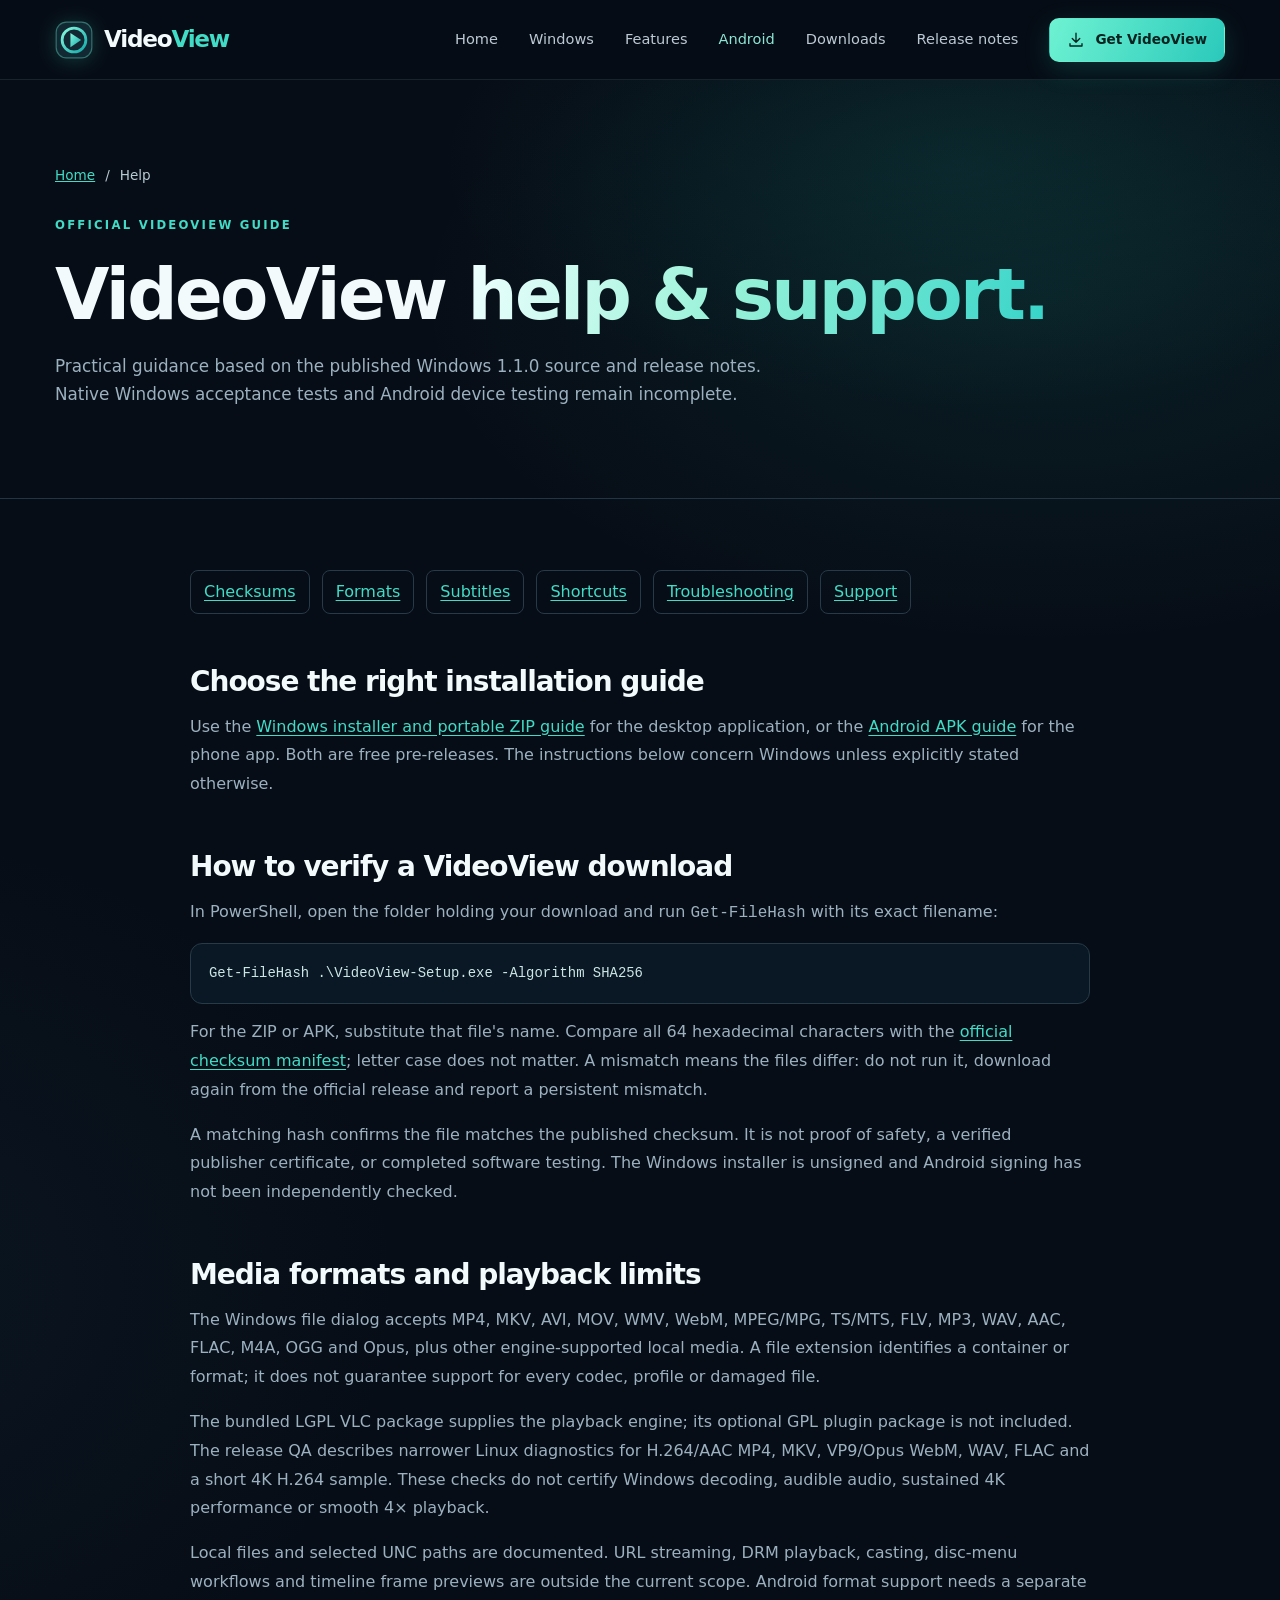
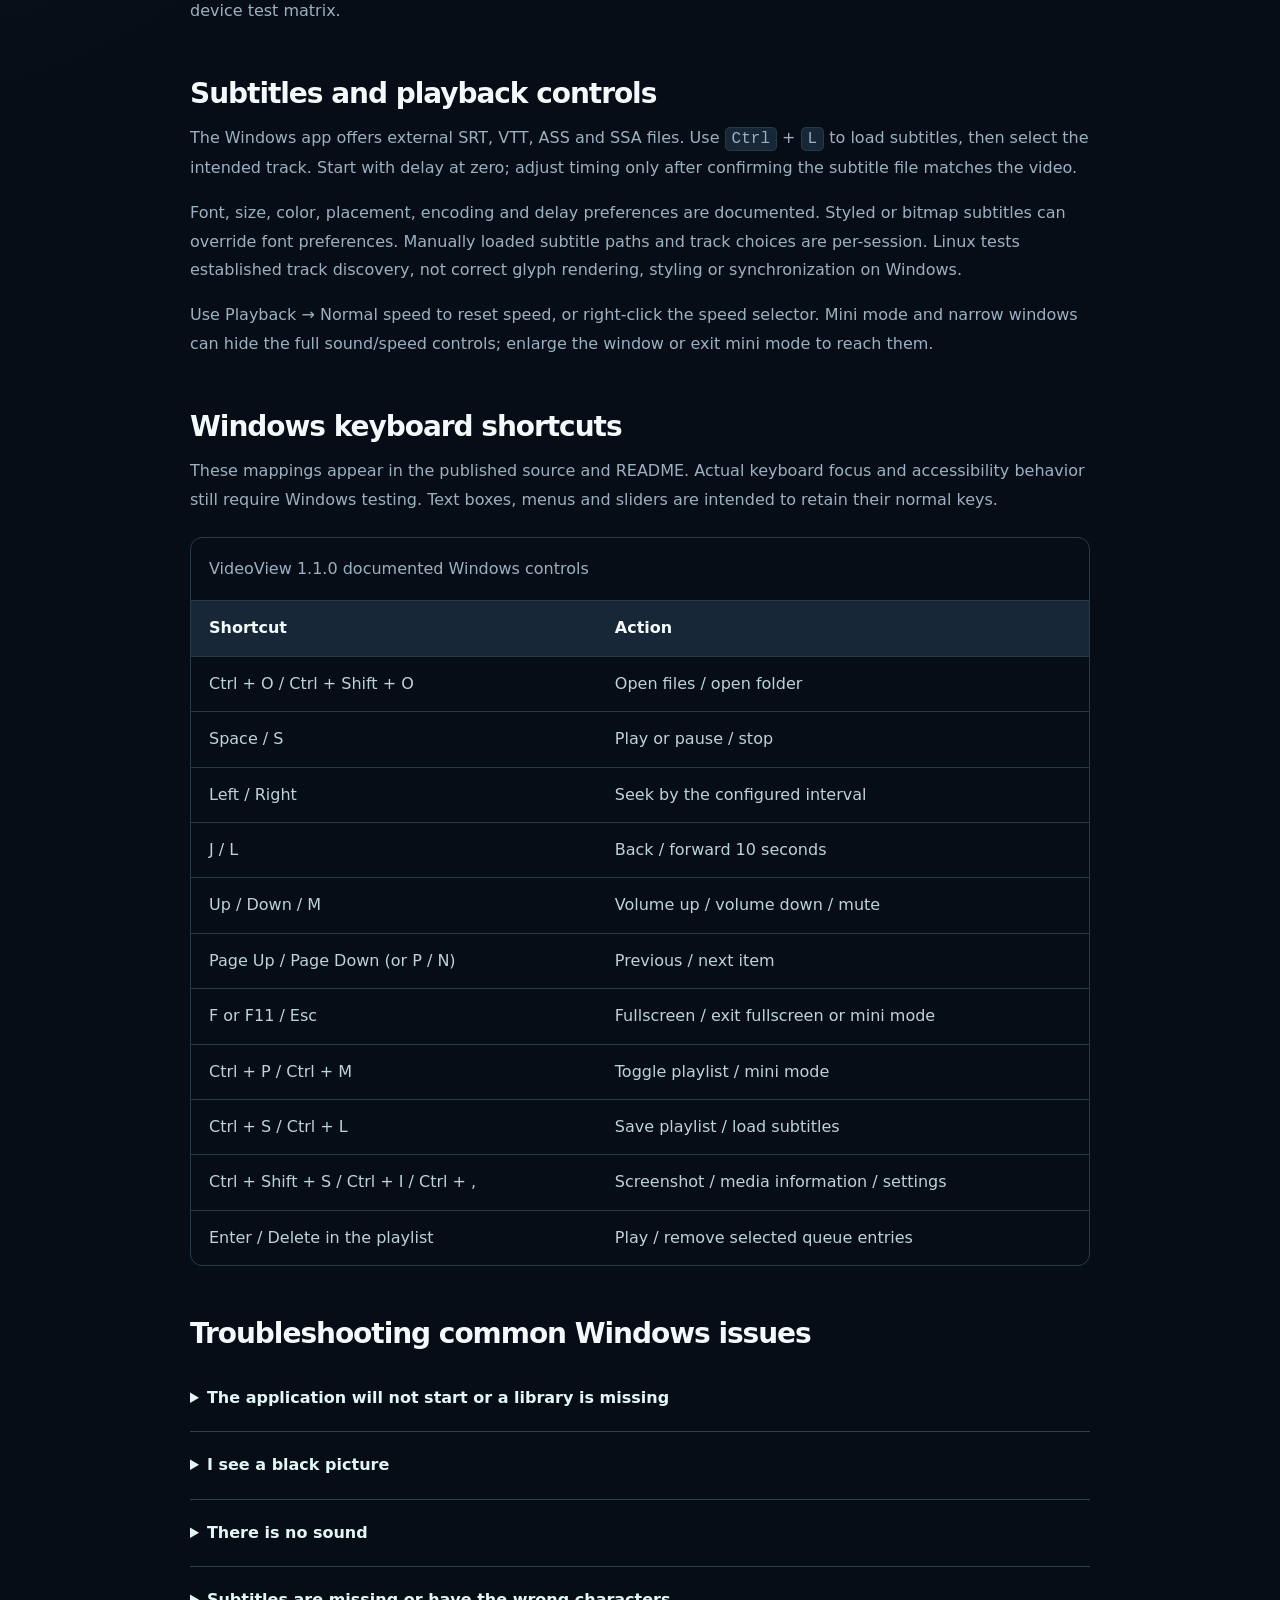
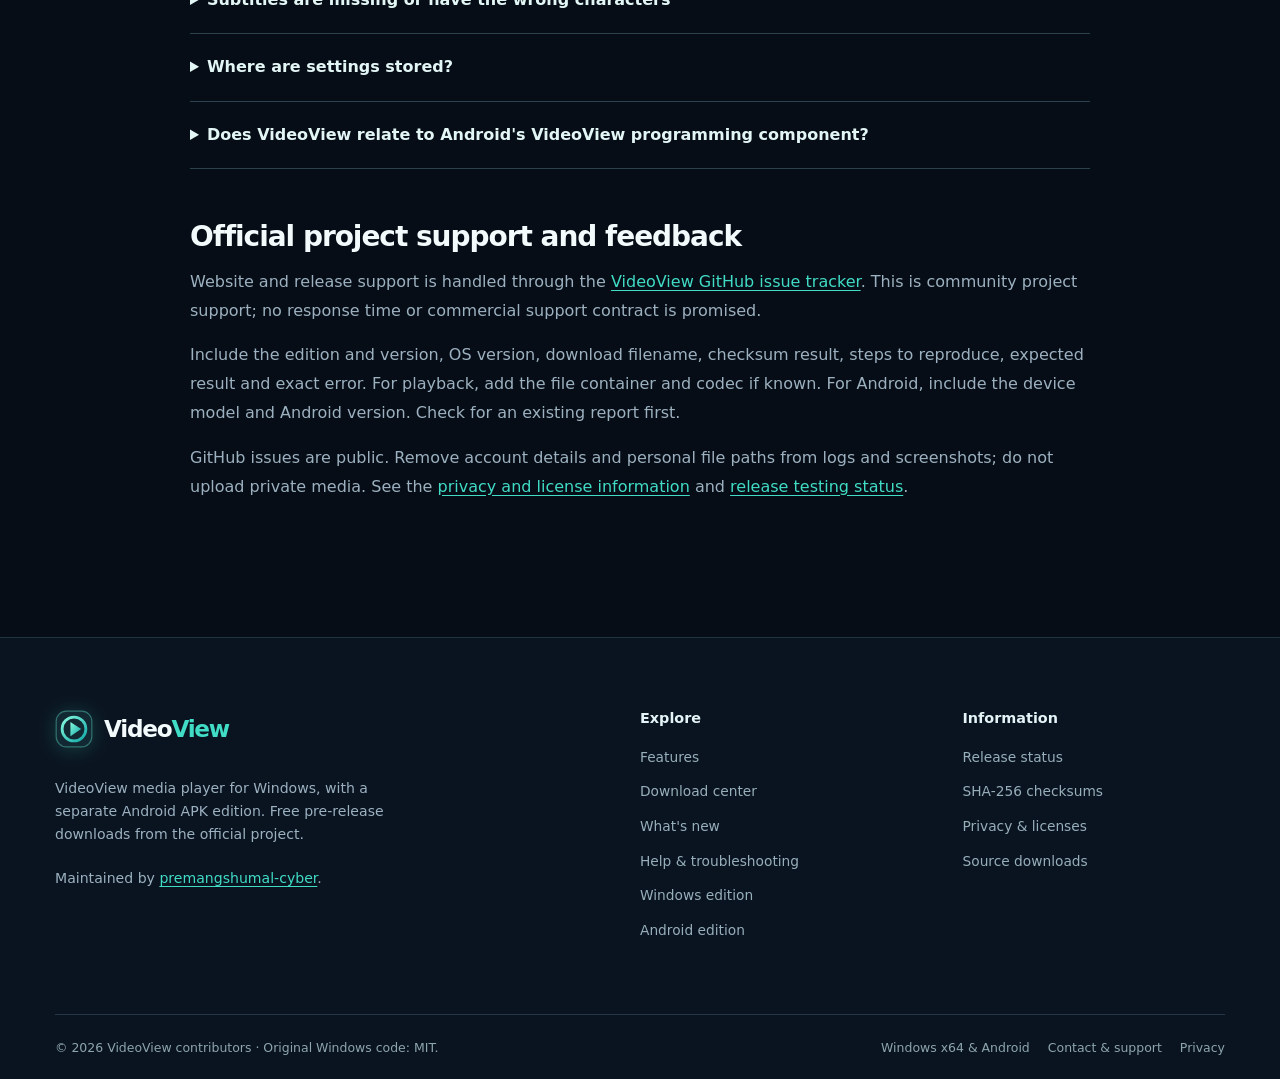
<file: help.html>
<!doctype html>
<html lang="en"><head><meta charset="utf-8"><meta name="viewport" content="width=device-width,initial-scale=1">
<meta name="theme-color" content="#070d16"><title>VideoView Help — Formats, Subtitles, Shortcuts &amp; Troubleshooting</title>
<meta name="description" content="Find VideoView Windows keyboard shortcuts, media-format and subtitle limits, checksum instructions, troubleshooting and official project support links.">
<link rel="stylesheet" href="assets/css/styles.css"><link rel="icon" type="image/svg+xml" href="assets/img/videoview-mark.svg">
<link rel="canonical" href="https://www.videoview.online/help.html"><meta name="robots" content="index, follow, max-image-preview:large">
<meta property="og:type" content="website"><meta property="og:site_name" content="VideoView"><meta property="og:title" content="VideoView Help — Formats, Subtitles, Shortcuts &amp; Troubleshooting"><meta property="og:description" content="Find VideoView Windows keyboard shortcuts, media-format and subtitle limits, checksum instructions, troubleshooting and official project support links."><meta property="og:url" content="https://www.videoview.online/help.html">
<meta name="twitter:card" content="summary_large_image"><meta name="twitter:title" content="VideoView Help — Formats, Subtitles, Shortcuts &amp; Troubleshooting"><meta name="twitter:description" content="Find VideoView Windows keyboard shortcuts, media-format and subtitle limits, checksum instructions, troubleshooting and official project support links.">
<script src="assets/js/download-config.js" defer></script><script src="assets/js/site.js" defer></script>
<meta property="og:image" content="https://www.videoview.online/assets/img/videoview-social.png">
<meta property="og:image:width" content="1200"><meta property="og:image:height" content="630"><meta property="og:image:type" content="image/png">
<meta property="og:image:alt" content="VideoView — Windows and Android media player. Official pre-release downloads at www.videoview.online.">
<meta name="twitter:image" content="https://www.videoview.online/assets/img/videoview-social.png"><meta name="twitter:image:alt" content="VideoView media player — official pre-release downloads">
<link rel="icon" type="image/png" sizes="96x96" href="assets/img/favicon-96.png"><link rel="apple-touch-icon" sizes="180x180" href="assets/img/apple-touch-icon.png">
<script type="application/ld+json">{"@context":"https://schema.org","@graph":[{"@type":"WebPage","@id":"https://www.videoview.online/help.html#webpage","url":"https://www.videoview.online/help.html","name":"VideoView Help — Formats, Subtitles, Shortcuts & Troubleshooting","description":"Find VideoView Windows keyboard shortcuts, media-format and subtitle limits, checksum instructions, troubleshooting and official project support links.","isPartOf":{"@id":"https://www.videoview.online/#website"},"inLanguage":"en"},{"@type":"BreadcrumbList","itemListElement":[{"@type":"ListItem","position":1,"name":"Home","item":"https://www.videoview.online/"},{"@type":"ListItem","position":2,"name":"Help","item":"https://www.videoview.online/help.html"}]}]}</script>
</head><body class="page-guide"><a class="visually-hidden" href="#main-content">Skip to content</a><header class="site-header"><div class="container nav-inner">
<a class="brand" href="/" aria-label="VideoView homepage"><img src="assets/img/videoview-mark.svg" alt="" width="35" height="35"><span>Video<span>View</span></span></a>
<nav class="desktop-nav" id="site-nav" aria-label="Main navigation" data-nav><a href="/" >Home</a><a href="windows.html">Windows</a><a href="features.html" >Features</a><a href="android.html" class="nav-android-link">Android</a><a href="downloads.html" >Downloads</a><a href="release-notes.html" >Release notes</a><a href="downloads.html" class="btn btn-primary btn-sm" style="color:#061e1d"><svg class="btn-icon" viewBox="0 0 24 24" aria-hidden="true" fill="none" stroke="currentColor" stroke-width="1.8" stroke-linecap="round" stroke-linejoin="round"><path d="M12 3v12m-5-5 5 5 5-5M4 17v3h16v-3"/></svg>Get VideoView</a></nav>
<button type="button" class="nav-toggle" aria-label="Open navigation menu" aria-controls="site-nav" aria-expanded="false" data-nav-toggle><span aria-hidden="true"></span></button>
<script>
// Initialize before the first paint so mobile navigation does not shift content.
(()=>{
  const nav = document.querySelector("[data-nav]");
  const toggle = document.querySelector("[data-nav-toggle]");
  function setNav(open) {
    if (!nav || !toggle) return;
    nav.classList.toggle("is-open", open);
    toggle.setAttribute("aria-expanded", String(open));
    toggle.setAttribute("aria-label", open ? "Close navigation menu" : "Open navigation menu");
  }
  if (nav && toggle) {
    toggle.closest(".site-header")?.classList.add("nav-ready");
    toggle.addEventListener("click", () => setNav(!nav.classList.contains("is-open")));
    document.addEventListener("keydown", (e) => { if (e.key === "Escape" && nav.classList.contains("is-open")) { setNav(false); toggle.focus(); } });
    nav.querySelectorAll("a").forEach(a => a.addEventListener("click", () => setNav(false)));
  }
})();
</script>
</div></header>
<main id="main-content"><div class="page-hero"><div class="container"><nav class="breadcrumbs" aria-label="Breadcrumb"><a href="/">Home</a><span aria-hidden="true">/</span><span>Help</span></nav><span class="eyebrow">Official VideoView guide</span><h1>VideoView <span class="gradient-text">help &amp; support.</span></h1><p>Practical guidance based on the published Windows 1.1.0 source and release notes. Native Windows acceptance tests and Android device testing remain incomplete.</p></div></div>
<section class="section-tight"><div class="container prose-section guide-content"><nav class="jump-links" aria-label="On this page"><a href="#checksums">Checksums</a><a href="#formats">Formats</a><a href="#subtitles">Subtitles</a><a href="#shortcuts">Shortcuts</a><a href="#troubleshooting">Troubleshooting</a><a href="#support">Support</a></nav>
<h2>Choose the right installation guide</h2><p>Use the <a href="windows.html#install">Windows installer and portable ZIP guide</a> for the desktop application, or the <a href="android.html#install">Android APK guide</a> for the phone app. Both are free pre-releases. The instructions below concern Windows unless explicitly stated otherwise.</p>
<h2 id="checksums">How to verify a VideoView download</h2>
<p>In PowerShell, open the folder holding your download and run <code>Get-FileHash</code> with its exact filename:</p><pre><code>Get-FileHash .\VideoView-Setup.exe -Algorithm SHA256</code></pre>
<p>For the ZIP or APK, substitute that file's name. Compare all 64 hexadecimal characters with the <a href="downloads.html#verify">official checksum manifest</a>; letter case does not matter. A mismatch means the files differ: do not run it, download again from the official release and report a persistent mismatch.</p>
<p>A matching hash confirms the file matches the published checksum. It is not proof of safety, a verified publisher certificate, or completed software testing. The Windows installer is unsigned and Android signing has not been independently checked.</p>
<h2 id="formats">Media formats and playback limits</h2>
<p>The Windows file dialog accepts MP4, MKV, AVI, MOV, WMV, WebM, MPEG/MPG, TS/MTS, FLV, MP3, WAV, AAC, FLAC, M4A, OGG and Opus, plus other engine-supported local media. A file extension identifies a container or format; it does not guarantee support for every codec, profile or damaged file.</p>
<p>The bundled LGPL VLC package supplies the playback engine; its optional GPL plugin package is not included. The release QA describes narrower Linux diagnostics for H.264/AAC MP4, MKV, VP9/Opus WebM, WAV, FLAC and a short 4K H.264 sample. These checks do not certify Windows decoding, audible audio, sustained 4K performance or smooth 4× playback.</p>
<p>Local files and selected UNC paths are documented. URL streaming, DRM playback, casting, disc-menu workflows and timeline frame previews are outside the current scope. Android format support needs a separate device test matrix.</p>
<h2 id="subtitles">Subtitles and playback controls</h2>
<p>The Windows app offers external SRT, VTT, ASS and SSA files. Use <kbd>Ctrl</kbd> + <kbd>L</kbd> to load subtitles, then select the intended track. Start with delay at zero; adjust timing only after confirming the subtitle file matches the video.</p>
<p>Font, size, color, placement, encoding and delay preferences are documented. Styled or bitmap subtitles can override font preferences. Manually loaded subtitle paths and track choices are per-session. Linux tests established track discovery, not correct glyph rendering, styling or synchronization on Windows.</p>
<p>Use Playback → Normal speed to reset speed, or right-click the speed selector. Mini mode and narrow windows can hide the full sound/speed controls; enlarge the window or exit mini mode to reach them.</p>
<h2 id="shortcuts">Windows keyboard shortcuts</h2>
<p>These mappings appear in the published source and README. Actual keyboard focus and accessibility behavior still require Windows testing. Text boxes, menus and sliders are intended to retain their normal keys.</p>
<div class="table-wrap" role="region" aria-label="Keyboard shortcuts" tabindex="0"><table><caption>VideoView 1.1.0 documented Windows controls</caption><thead><tr><th scope="col">Shortcut</th><th scope="col">Action</th></tr></thead><tbody>
<tr><td>Ctrl + O / Ctrl + Shift + O</td><td>Open files / open folder</td></tr><tr><td>Space / S</td><td>Play or pause / stop</td></tr><tr><td>Left / Right</td><td>Seek by the configured interval</td></tr><tr><td>J / L</td><td>Back / forward 10 seconds</td></tr><tr><td>Up / Down / M</td><td>Volume up / volume down / mute</td></tr><tr><td>Page Up / Page Down (or P / N)</td><td>Previous / next item</td></tr><tr><td>F or F11 / Esc</td><td>Fullscreen / exit fullscreen or mini mode</td></tr><tr><td>Ctrl + P / Ctrl + M</td><td>Toggle playlist / mini mode</td></tr><tr><td>Ctrl + S / Ctrl + L</td><td>Save playlist / load subtitles</td></tr><tr><td>Ctrl + Shift + S / Ctrl + I / Ctrl + ,</td><td>Screenshot / media information / settings</td></tr><tr><td>Enter / Delete in the playlist</td><td>Play / remove selected queue entries</td></tr>
</tbody></table></div>
<h2 id="troubleshooting">Troubleshooting common Windows issues</h2>
<div class="faq-list"><details><summary>The application will not start or a library is missing</summary><p>Confirm that you downloaded the x64 package and extracted every file. Keep the bundled runtime and <code>libvlc</code> folder beside the application. Re-download if the checksum differs. Do not mix x86 or ARM64 native libraries into this package. Review the <a href="windows.html#requirements">requirements</a> and report the exact error.</p></details>
<details><summary>I see a black picture</summary><p>The source README suggests Automatic renderer, disabling hardware decoding in the app's preferences, and reopening the file. Check the same file in another player to distinguish a media problem from this pre-release. Native Windows GPU output has not been verified.</p></details>
<details><summary>There is no sound</summary><p>Check Windows and app mute/volume, select an audio track if the file contains several, and check Audio → Output device. Try System default. Record your output device and file format if the problem continues.</p></details>
<details><summary>Subtitles are missing or have the wrong characters</summary><p>Select the loaded subtitle track, reset the delay, check the file's encoding and confirm it belongs to the video. Auto-matching expects related media and subtitle filenames. Test a simple SRT file before diagnosing more complex ASS styling.</p></details>
<details><summary>Where are settings stored?</summary><p>Settings, history and logs use <code>%LOCALAPPDATA%\VideoView</code>, including with the portable edition. The source documents recovery copies for corrupt JSON. Back up this folder before troubleshooting stored data, and do not delete personal media.</p></details>
<details><summary>Does VideoView relate to Android's VideoView programming component?</summary><p>This site distributes the VideoView media-player project maintained by <a href="https://github.com/premangshumal-cyber">premangshumal-cyber</a>. Android also has a programming component named <code>android.widget.VideoView</code>; its API documentation is a separate subject.</p></details></div>
<h2 id="support">Official project support and feedback</h2>
<p>Website and release support is handled through the <a href="https://github.com/premangshumal-cyber/VideoView-Website/issues">VideoView GitHub issue tracker</a>. This is community project support; no response time or commercial support contract is promised.</p>
<p>Include the edition and version, OS version, download filename, checksum result, steps to reproduce, expected result and exact error. For playback, add the file container and codec if known. For Android, include the device model and Android version. Check for an existing report first.</p>
<p>GitHub issues are public. Remove account details and personal file paths from logs and screenshots; do not upload private media. See the <a href="privacy.html">privacy and license information</a> and <a href="release-notes.html#quality">release testing status</a>.</p></div></section></main><footer class="site-footer"><div class="container"><div class="footer-main">
<div class="footer-brand"><a class="brand" href="/"><img src="assets/img/videoview-mark.svg" alt="" width="35" height="35"><span>Video<span>View</span></span></a><p>VideoView media player for Windows, with a separate Android APK edition. Free pre-release downloads from the official project.</p><p>Maintained by <a class="text-link" href="https://github.com/premangshumal-cyber">premangshumal-cyber</a>.</p></div>
<div class="footer-links"><h2>Explore</h2><a href="features.html">Features</a><a href="downloads.html">Download center</a><a href="release-notes.html">What's new</a><a href="help.html">Help &amp; troubleshooting</a><a href="windows.html">Windows edition</a><a href="android.html">Android edition</a></div>
<div class="footer-links"><h2>Information</h2><a href="release-notes.html#quality">Release status</a><a href="downloads.html#verify">SHA-256 checksums</a><a href="privacy.html">Privacy &amp; licenses</a><a href="downloads.html#source-code">Source downloads</a></div>
</div><div class="footer-bottom"><span>© <span data-year>2026</span> VideoView contributors · Original Windows code: MIT.</span><div class="footer-bottom-links"><span>Windows x64 &amp; Android</span><a href="help.html#support">Contact &amp; support</a><a href="privacy.html">Privacy</a></div></div></div></footer><div class="toast" role="status" aria-live="polite" aria-atomic="true" data-toast></div></body></html>
</file>
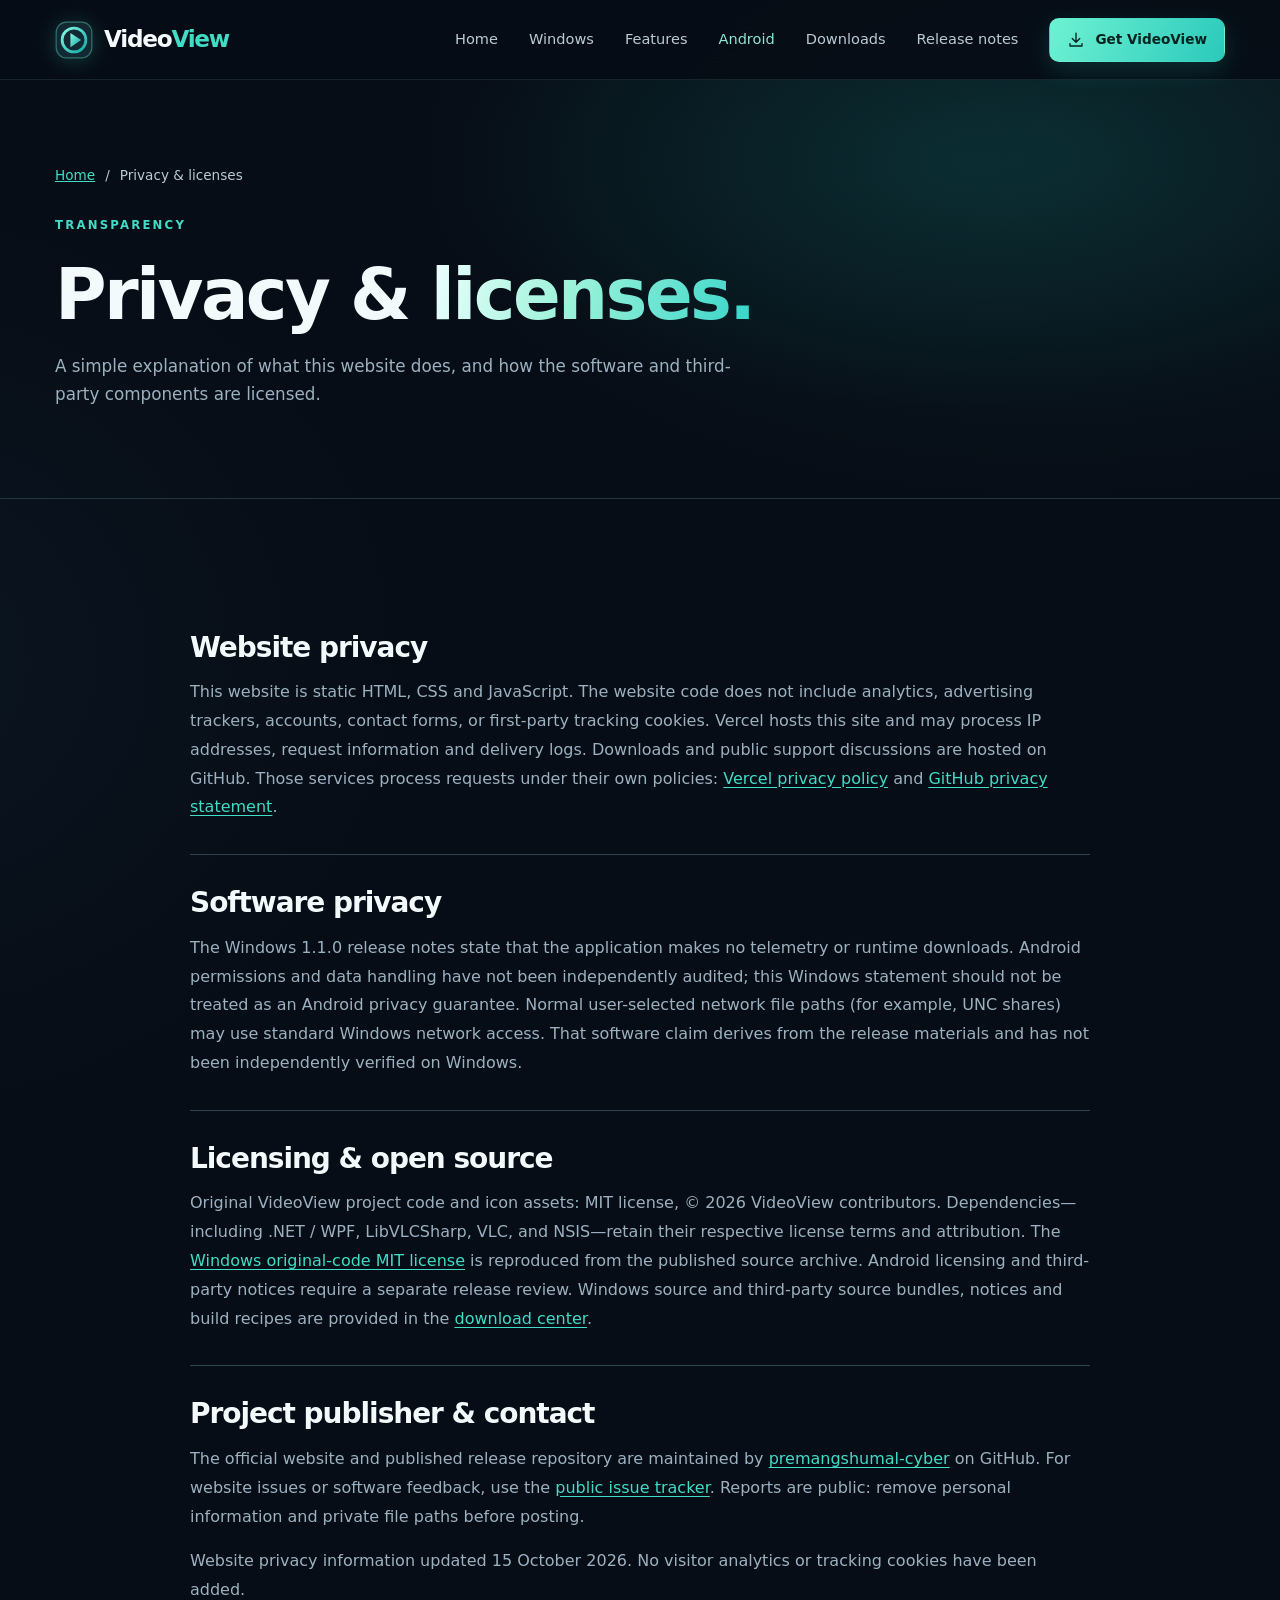
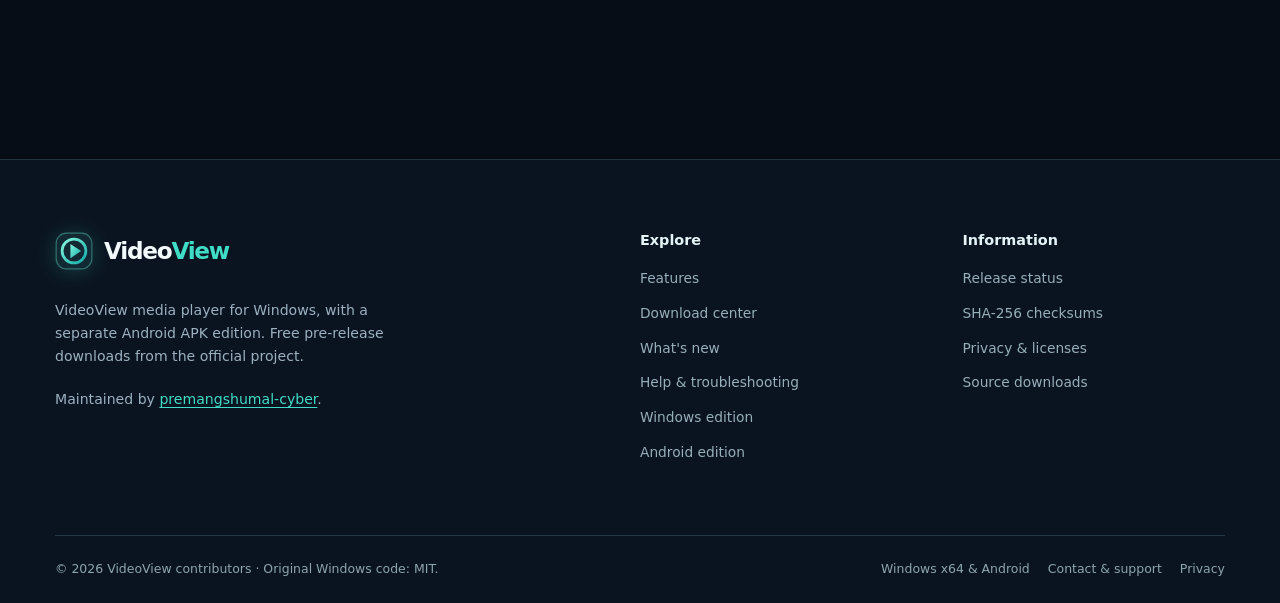
<file: privacy.html>
<!doctype html>
<html lang="en"><head><meta charset="utf-8"><meta name="viewport" content="width=device-width,initial-scale=1">
<meta name="theme-color" content="#070d16"><meta name="description" content="Learn about VideoView website and software privacy, open-source licensing, third-party components and responsible software distribution.">
<meta property="og:type" content="website"><meta property="og:site_name" content="VideoView"><meta property="og:title" content="VideoView Privacy Policy &amp; Open-Source Licenses"><meta property="og:description" content="Learn about VideoView website and software privacy, open-source licensing, third-party components and responsible software distribution.">
<link rel="icon" type="image/svg+xml" href="assets/img/videoview-mark.svg">
<link rel="stylesheet" href="assets/css/styles.css"><title>VideoView Privacy Policy &amp; Open-Source Licenses</title>
<script src="assets/js/download-config.js" defer></script><script src="assets/js/site.js" defer></script>
<link rel="canonical" href="https://www.videoview.online/privacy.html">
<meta property="og:url" content="https://www.videoview.online/privacy.html">
<meta name="twitter:card" content="summary_large_image">
<meta name="twitter:title" content="VideoView Privacy Policy &amp; Open-Source Licenses">
<meta name="twitter:description" content="Learn about VideoView website and software privacy, open-source licensing, third-party components and responsible software distribution.">
<meta name="robots" content="index, follow, max-image-preview:large">
<meta property="og:image" content="https://www.videoview.online/assets/img/videoview-social.png">
<meta property="og:image:width" content="1200"><meta property="og:image:height" content="630"><meta property="og:image:type" content="image/png">
<meta property="og:image:alt" content="VideoView — Windows and Android media player. Official pre-release downloads at www.videoview.online.">
<meta name="twitter:image" content="https://www.videoview.online/assets/img/videoview-social.png"><meta name="twitter:image:alt" content="VideoView media player — official pre-release downloads">
<link rel="icon" type="image/png" sizes="96x96" href="assets/img/favicon-96.png"><link rel="apple-touch-icon" sizes="180x180" href="assets/img/apple-touch-icon.png">
<script type="application/ld+json">{"@context":"https://schema.org","@graph":[{"@type":"WebPage","@id":"https://www.videoview.online/privacy.html#webpage","url":"https://www.videoview.online/privacy.html","name":"VideoView Privacy Policy & Open-Source Licenses","description":"Learn about VideoView website and software privacy, open-source licensing, third-party components and responsible software distribution.","isPartOf":{"@id":"https://www.videoview.online/#website"},"inLanguage":"en"},{"@type":"BreadcrumbList","itemListElement":[{"@type":"ListItem","position":1,"name":"Home","item":"https://www.videoview.online/"},{"@type":"ListItem","position":2,"name":"Privacy & licenses","item":"https://www.videoview.online/privacy.html"}]}]}</script>
</head><body class="page-privacy"><a class="visually-hidden" href="#main-content">Skip to content</a>
<header class="site-header"><div class="container nav-inner">
<a class="brand" href="/" aria-label="VideoView homepage"><img src="assets/img/videoview-mark.svg" alt="" width="35" height="35"><span>Video<span>View</span></span></a>
<nav class="desktop-nav" id="site-nav" aria-label="Main navigation" data-nav><a href="/" >Home</a><a href="windows.html">Windows</a><a href="features.html" >Features</a><a href="android.html" class="nav-android-link">Android</a><a href="downloads.html" >Downloads</a><a href="release-notes.html" >Release notes</a><a href="downloads.html" class="btn btn-primary btn-sm" style="color:#061e1d"><svg class="btn-icon" viewBox="0 0 24 24" aria-hidden="true" fill="none" stroke="currentColor" stroke-width="1.8" stroke-linecap="round" stroke-linejoin="round"><path d="M12 3v12m-5-5 5 5 5-5M4 17v3h16v-3"/></svg>Get VideoView</a></nav>
<button type="button" class="nav-toggle" aria-label="Open navigation menu" aria-controls="site-nav" aria-expanded="false" data-nav-toggle><span aria-hidden="true"></span></button>
<script>
// Initialize before the first paint so mobile navigation does not shift content.
(()=>{
  const nav = document.querySelector("[data-nav]");
  const toggle = document.querySelector("[data-nav-toggle]");
  function setNav(open) {
    if (!nav || !toggle) return;
    nav.classList.toggle("is-open", open);
    toggle.setAttribute("aria-expanded", String(open));
    toggle.setAttribute("aria-label", open ? "Close navigation menu" : "Open navigation menu");
  }
  if (nav && toggle) {
    toggle.closest(".site-header")?.classList.add("nav-ready");
    toggle.addEventListener("click", () => setNav(!nav.classList.contains("is-open")));
    document.addEventListener("keydown", (e) => { if (e.key === "Escape" && nav.classList.contains("is-open")) { setNav(false); toggle.focus(); } });
    nav.querySelectorAll("a").forEach(a => a.addEventListener("click", () => setNav(false)));
  }
})();
</script>
</div></header><main id="main-content"><div class="page-hero"><div class="container"><nav class="breadcrumbs" aria-label="Breadcrumb"><a href="/">Home</a><span aria-hidden="true">/</span><span>Privacy &amp; licenses</span></nav><span class="eyebrow">Transparency</span><h1>Privacy &amp; <span class="gradient-text">licenses.</span></h1><p>A simple explanation of what this website does, and how the software and third-party components are licensed.</p></div></div><section class="section"><div class="container prose-section"><h2>Website privacy</h2><p>This website is static HTML, CSS and JavaScript. The website code does not include analytics, advertising trackers, accounts, contact forms, or first-party tracking cookies. Vercel hosts this site and may process IP addresses, request information and delivery logs. Downloads and public support discussions are hosted on GitHub. Those services process requests under their own policies: <a href="https://vercel.com/legal/privacy-policy">Vercel privacy policy</a> and <a href="https://docs.github.com/en/site-policy/privacy-policies/github-general-privacy-statement">GitHub privacy statement</a>.</p><div class="divider"></div><h2>Software privacy</h2><p>The Windows 1.1.0 release notes state that the application makes no telemetry or runtime downloads. Android permissions and data handling have not been independently audited; this Windows statement should not be treated as an Android privacy guarantee. Normal user-selected network file paths (for example, UNC shares) may use standard Windows network access. That software claim derives from the release materials and has not been independently verified on Windows.</p><div class="divider"></div><h2>Licensing &amp; open source</h2><p>Original VideoView project code and icon assets: MIT license, © 2026 VideoView contributors. Dependencies—including .NET / WPF, LibVLCSharp, VLC, and NSIS—retain their respective license terms and attribution. The <a href="downloads/LICENSE.txt">Windows original-code MIT license</a> is reproduced from the published source archive. Android licensing and third-party notices require a separate release review. Windows source and third-party source bundles, notices and build recipes are provided in the <a href="downloads.html#source-code" style="color:var(--teal);text-decoration:underline">download center</a>.</p><div class="divider"></div><h2>Project publisher &amp; contact</h2><p>The official website and published release repository are maintained by <a href="https://github.com/premangshumal-cyber">premangshumal-cyber</a> on GitHub. For website issues or software feedback, use the <a href="https://github.com/premangshumal-cyber/VideoView-Website/issues">public issue tracker</a>. Reports are public: remove personal information and private file paths before posting.</p><p>Website privacy information updated 15 October 2026. No visitor analytics or tracking cookies have been added.</p></div></section></main><footer class="site-footer"><div class="container"><div class="footer-main">
<div class="footer-brand"><a class="brand" href="/"><img src="assets/img/videoview-mark.svg" alt="" width="35" height="35"><span>Video<span>View</span></span></a><p>VideoView media player for Windows, with a separate Android APK edition. Free pre-release downloads from the official project.</p><p>Maintained by <a class="text-link" href="https://github.com/premangshumal-cyber">premangshumal-cyber</a>.</p></div>
<div class="footer-links"><h2>Explore</h2><a href="features.html">Features</a><a href="downloads.html">Download center</a><a href="release-notes.html">What's new</a><a href="help.html">Help &amp; troubleshooting</a><a href="windows.html">Windows edition</a><a href="android.html">Android edition</a></div>
<div class="footer-links"><h2>Information</h2><a href="release-notes.html#quality">Release status</a><a href="downloads.html#verify">SHA-256 checksums</a><a href="privacy.html">Privacy &amp; licenses</a><a href="downloads.html#source-code">Source downloads</a></div>
</div><div class="footer-bottom"><span>© <span data-year>2026</span> VideoView contributors · Original Windows code: MIT.</span><div class="footer-bottom-links"><span>Windows x64 &amp; Android</span><a href="help.html#support">Contact &amp; support</a><a href="privacy.html">Privacy</a></div></div></div></footer><div class="toast" role="status" aria-live="polite" aria-atomic="true" data-toast></div></body></html>
</file>
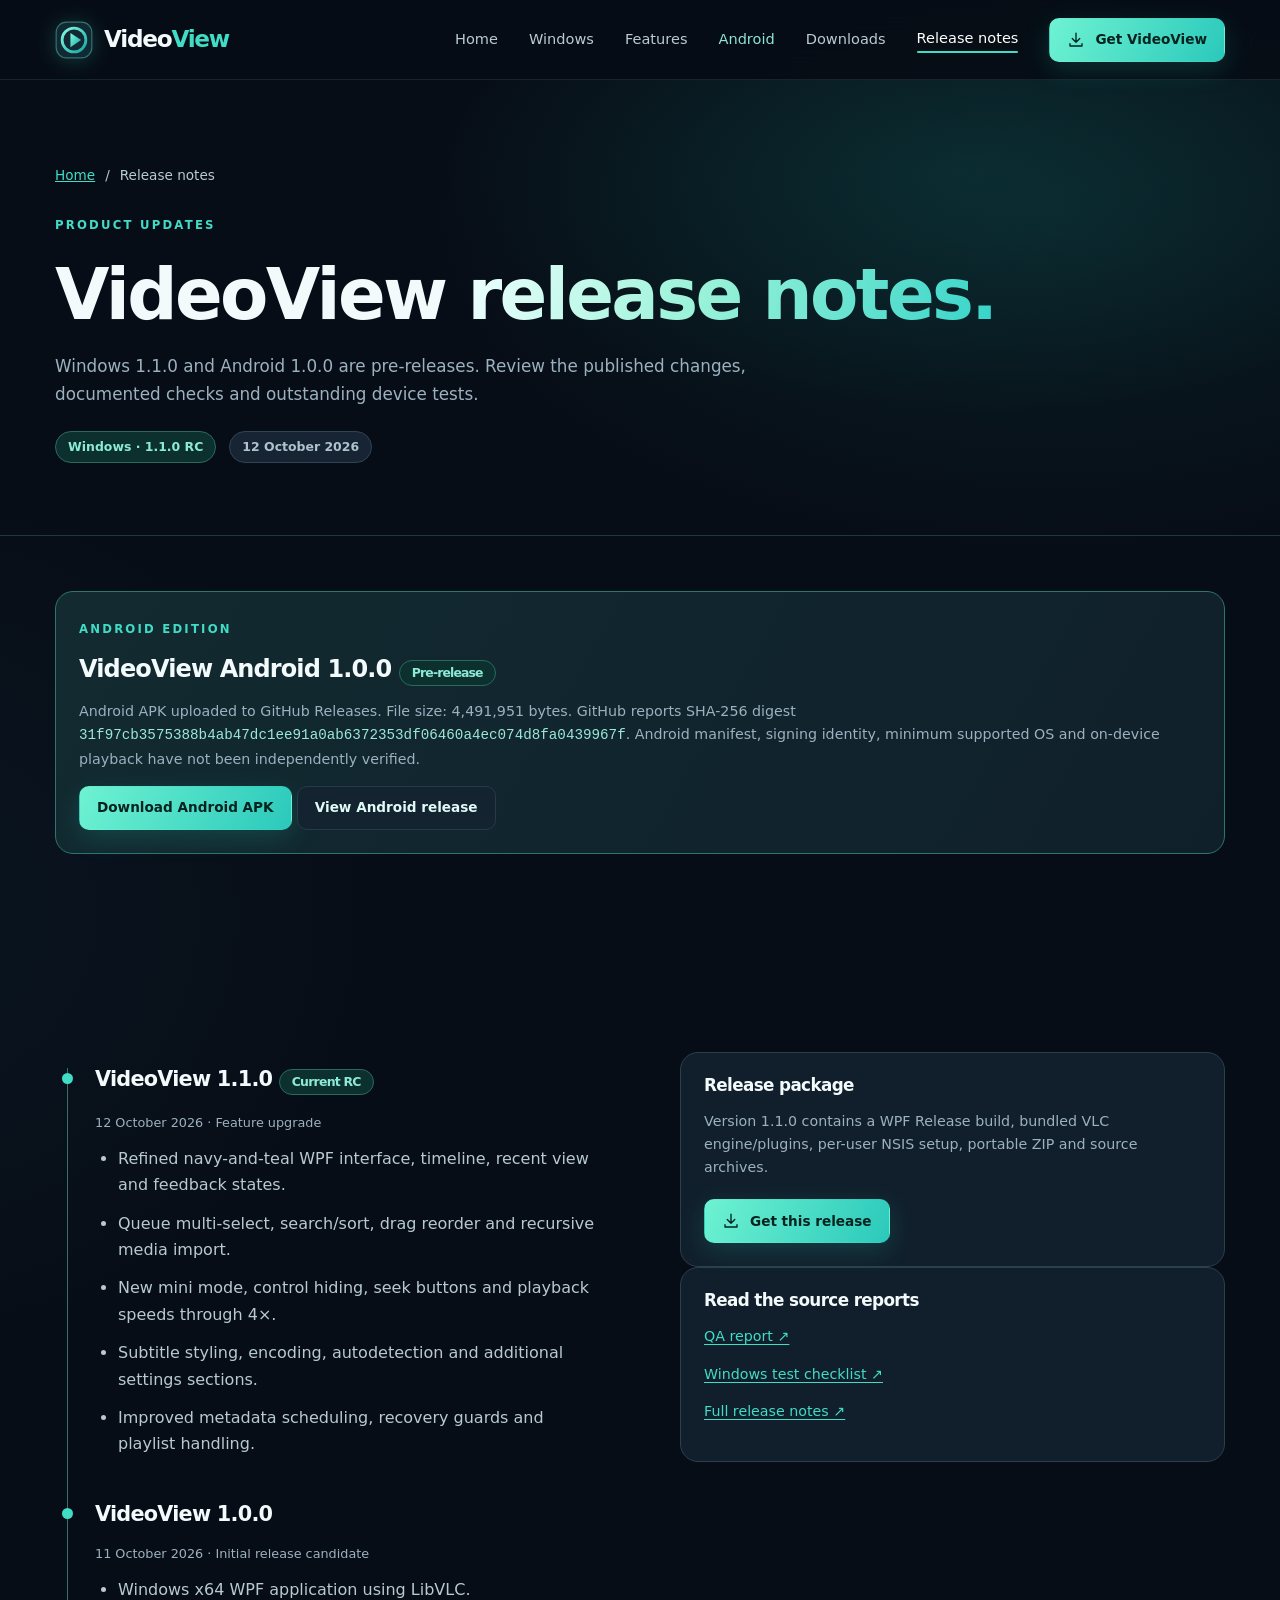
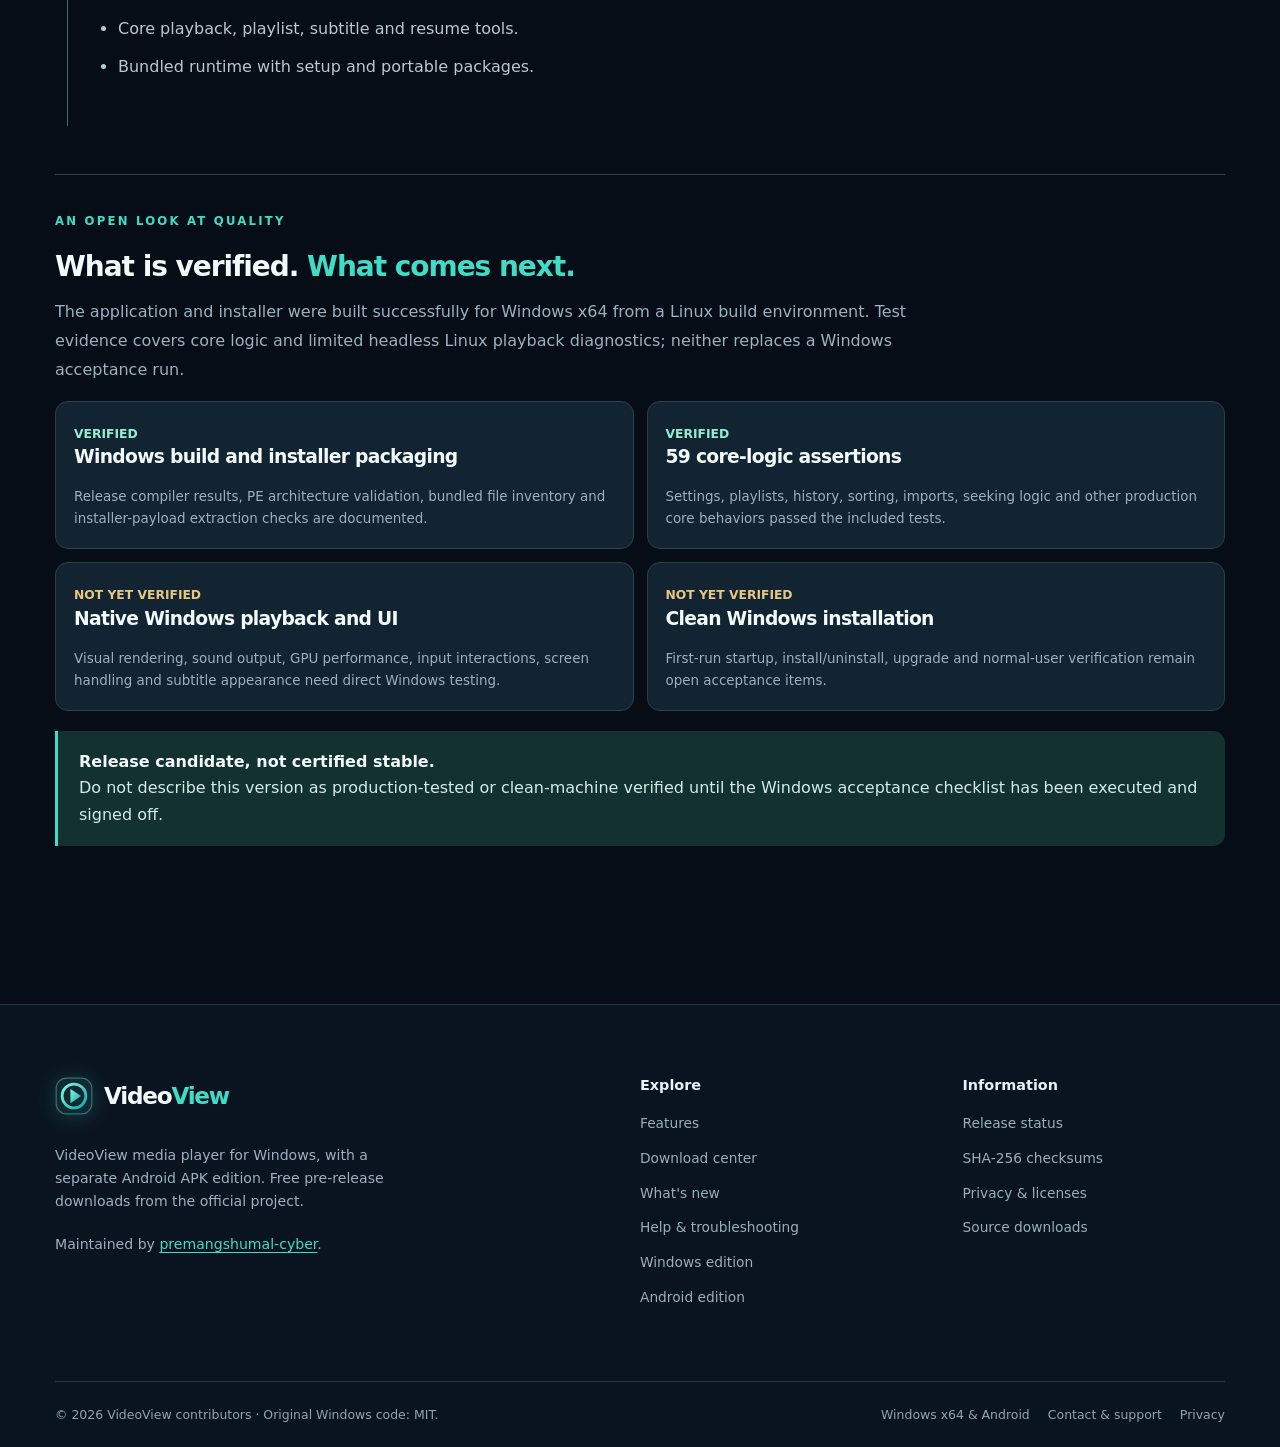
<file: release-notes.html>
<!doctype html>
<html lang="en"><head><meta charset="utf-8"><meta name="viewport" content="width=device-width,initial-scale=1">
<meta name="theme-color" content="#070d16"><meta name="description" content="Read official VideoView media player release notes, Windows 1.1.0 and Android 1.0.0 pre-release information, changes and current verification status.">
<meta property="og:type" content="website"><meta property="og:site_name" content="VideoView"><meta property="og:title" content="VideoView Release Notes – Windows &amp; Android Updates"><meta property="og:description" content="Read official VideoView media player release notes, Windows 1.1.0 and Android 1.0.0 pre-release information, changes and current verification status.">
<link rel="icon" type="image/svg+xml" href="assets/img/videoview-mark.svg">
<link rel="stylesheet" href="assets/css/styles.css"><title>VideoView Release Notes – Windows &amp; Android Updates</title>
<script src="assets/js/download-config.js" defer></script><script src="assets/js/site.js" defer></script>
<link rel="canonical" href="https://www.videoview.online/release-notes.html">
<meta property="og:url" content="https://www.videoview.online/release-notes.html">
<meta name="twitter:card" content="summary_large_image">
<meta name="twitter:title" content="VideoView Release Notes – Windows &amp; Android Updates">
<meta name="twitter:description" content="Read official VideoView media player release notes, Windows 1.1.0 and Android 1.0.0 pre-release information, changes and current verification status.">
<meta name="robots" content="index, follow, max-image-preview:large">
<meta property="og:image" content="https://www.videoview.online/assets/img/videoview-social.png">
<meta property="og:image:width" content="1200"><meta property="og:image:height" content="630"><meta property="og:image:type" content="image/png">
<meta property="og:image:alt" content="VideoView — Windows and Android media player. Official pre-release downloads at www.videoview.online.">
<meta name="twitter:image" content="https://www.videoview.online/assets/img/videoview-social.png"><meta name="twitter:image:alt" content="VideoView media player — official pre-release downloads">
<link rel="icon" type="image/png" sizes="96x96" href="assets/img/favicon-96.png"><link rel="apple-touch-icon" sizes="180x180" href="assets/img/apple-touch-icon.png">
<script type="application/ld+json">{"@context":"https://schema.org","@graph":[{"@type":"WebPage","@id":"https://www.videoview.online/release-notes.html#webpage","url":"https://www.videoview.online/release-notes.html","name":"VideoView Release Notes – Windows & Android Updates","description":"Read official VideoView media player release notes, Windows 1.1.0 and Android 1.0.0 pre-release information, changes and current verification status.","isPartOf":{"@id":"https://www.videoview.online/#website"},"inLanguage":"en"},{"@type":"BreadcrumbList","itemListElement":[{"@type":"ListItem","position":1,"name":"Home","item":"https://www.videoview.online/"},{"@type":"ListItem","position":2,"name":"Release notes","item":"https://www.videoview.online/release-notes.html"}]}]}</script>
</head><body class="page-notes"><a class="visually-hidden" href="#main-content">Skip to content</a>
<header class="site-header"><div class="container nav-inner">
<a class="brand" href="/" aria-label="VideoView homepage"><img src="assets/img/videoview-mark.svg" alt="" width="35" height="35"><span>Video<span>View</span></span></a>
<nav class="desktop-nav" id="site-nav" aria-label="Main navigation" data-nav><a href="/" >Home</a><a href="windows.html">Windows</a><a href="features.html" >Features</a><a href="android.html" class="nav-android-link">Android</a><a href="downloads.html" >Downloads</a><a href="release-notes.html" aria-current="page">Release notes</a><a href="downloads.html" class="btn btn-primary btn-sm" style="color:#061e1d"><svg class="btn-icon" viewBox="0 0 24 24" aria-hidden="true" fill="none" stroke="currentColor" stroke-width="1.8" stroke-linecap="round" stroke-linejoin="round"><path d="M12 3v12m-5-5 5 5 5-5M4 17v3h16v-3"/></svg>Get VideoView</a></nav>
<button type="button" class="nav-toggle" aria-label="Open navigation menu" aria-controls="site-nav" aria-expanded="false" data-nav-toggle><span aria-hidden="true"></span></button>
<script>
// Initialize before the first paint so mobile navigation does not shift content.
(()=>{
  const nav = document.querySelector("[data-nav]");
  const toggle = document.querySelector("[data-nav-toggle]");
  function setNav(open) {
    if (!nav || !toggle) return;
    nav.classList.toggle("is-open", open);
    toggle.setAttribute("aria-expanded", String(open));
    toggle.setAttribute("aria-label", open ? "Close navigation menu" : "Open navigation menu");
  }
  if (nav && toggle) {
    toggle.closest(".site-header")?.classList.add("nav-ready");
    toggle.addEventListener("click", () => setNav(!nav.classList.contains("is-open")));
    document.addEventListener("keydown", (e) => { if (e.key === "Escape" && nav.classList.contains("is-open")) { setNav(false); toggle.focus(); } });
    nav.querySelectorAll("a").forEach(a => a.addEventListener("click", () => setNav(false)));
  }
})();
</script>
</div></header><main id="main-content"><div class="page-hero"><div class="container"><nav class="breadcrumbs" aria-label="Breadcrumb"><a href="/">Home</a><span aria-hidden="true">/</span><span>Release notes</span></nav><span class="eyebrow">Product updates</span><h1>VideoView <span class="gradient-text">release notes.</span></h1><p>Windows 1.1.0 and Android 1.0.0 are pre-releases. Review the published changes, documented checks and outstanding device tests.</p><div class="subline"><span class="chip ">Windows · 1.1.0 RC</span><span class="chip chip-muted">12 October 2026</span></div></div></div>
<section class="section-tight" id="android-release"><div class="container"><div class="side-card" style="border-color:#2d756d;background:linear-gradient(120deg,#122a30,#10202b)"><span class="eyebrow">Android edition</span><h2 style="margin:14px 0">VideoView Android 1.0.0 <span class="chip">Pre-release</span></h2><p>Android APK uploaded to GitHub Releases. File size: 4,491,951 bytes. GitHub reports SHA-256 digest <code style="overflow-wrap:anywhere;color:#9be8d9">31f97cb3575388b4ab47dc1ee91a0ab6372353df06460a4ec074d8fa0439967f</code>. Android manifest, signing identity, minimum supported OS and on-device playback have not been independently verified.</p><a class="btn btn-primary btn-sm" href="https://github.com/premangshumal-cyber/VideoView-Website/releases/download/android-v1.0.0/VideoView-Android-1.0.0.apk" rel="noopener noreferrer">Download Android APK</a> <a class="btn btn-secondary btn-sm" href="https://github.com/premangshumal-cyber/VideoView-Website/releases/tag/android-v1.0.0" rel="noopener noreferrer">View Android release</a></div></div></section>
<section class="section"><div class="container"><div class="showcase-grid" style="align-items:start"><div><ol class="timeline"><li class="timeline-item"><h2>VideoView 1.1.0 <span class="chip ">Current RC</span></h2><p class="timeline-meta">12 October 2026 · Feature upgrade</p><ul class="bullet-list"><li>Refined navy-and-teal WPF interface, timeline, recent view and feedback states.</li><li>Queue multi-select, search/sort, drag reorder and recursive media import.</li><li>New mini mode, control hiding, seek buttons and playback speeds through 4×.</li><li>Subtitle styling, encoding, autodetection and additional settings sections.</li><li>Improved metadata scheduling, recovery guards and playlist handling.</li></ul></li><li class="timeline-item"><h2>VideoView 1.0.0</h2><p class="timeline-meta">11 October 2026 · Initial release candidate</p><ul class="bullet-list"><li>Windows x64 WPF application using LibVLC.</li><li>Core playback, playlist, subtitle and resume tools.</li><li>Bundled runtime with setup and portable packages.</li></ul></li></ol></div><aside><div class="side-card"><h3>Release package</h3><p>Version 1.1.0 contains a WPF Release build, bundled VLC engine/plugins, per-user NSIS setup, portable ZIP and source archives.</p><div style="margin-top:19px"><a class="btn btn-primary btn-sm" href="downloads.html"><svg class="btn-icon" viewBox="0 0 24 24" aria-hidden="true" fill="none" stroke="currentColor" stroke-width="1.8" stroke-linecap="round" stroke-linejoin="round"><path d="M12 3v12m-5-5 5 5 5-5M4 17v3h16v-3"/></svg>Get this release</a></div></div><div class="side-card"><h3>Read the source reports</h3><p><a href="downloads/QA_REPORT.md" data-download="qa">QA report ↗</a></p><p style="margin-top:9px"><a href="downloads/WINDOWS_TEST_CHECKLIST.md" data-download="checklist">Windows test checklist ↗</a></p><p style="margin-top:9px"><a href="downloads/RELEASE_NOTES.txt" data-download="notes">Full release notes ↗</a></p></div></aside></div>
<div class="divider"></div><div id="quality" class="prose-section"><span class="eyebrow">An open look at quality</span><h2 class="h2" style="margin-top:18px">What is verified. <span class="accent">What comes next.</span></h2><p style="margin-top:16px">The application and installer were built successfully for Windows x64 from a Linux build environment. Test evidence covers core logic and limited headless Linux playback diagnostics; neither replaces a Windows acceptance run.</p></div><div class="status-grid"><article class="status-item"><span class="status-tag">VERIFIED</span><h3>Windows build and installer packaging</h3><p>Release compiler results, PE architecture validation, bundled file inventory and installer-payload extraction checks are documented.</p></article><article class="status-item"><span class="status-tag">VERIFIED</span><h3>59 core-logic assertions</h3><p>Settings, playlists, history, sorting, imports, seeking logic and other production core behaviors passed the included tests.</p></article><article class="status-item"><span class="status-tag pending">NOT YET VERIFIED</span><h3>Native Windows playback and UI</h3><p>Visual rendering, sound output, GPU performance, input interactions, screen handling and subtitle appearance need direct Windows testing.</p></article><article class="status-item"><span class="status-tag pending">NOT YET VERIFIED</span><h3>Clean Windows installation</h3><p>First-run startup, install/uninstall, upgrade and normal-user verification remain open acceptance items.</p></article></div><div class="notice"><strong>Release candidate, not certified stable.</strong><p>Do not describe this version as production-tested or clean-machine verified until the Windows acceptance checklist has been executed and signed off.</p></div></div></section></main><footer class="site-footer"><div class="container"><div class="footer-main">
<div class="footer-brand"><a class="brand" href="/"><img src="assets/img/videoview-mark.svg" alt="" width="35" height="35"><span>Video<span>View</span></span></a><p>VideoView media player for Windows, with a separate Android APK edition. Free pre-release downloads from the official project.</p><p>Maintained by <a class="text-link" href="https://github.com/premangshumal-cyber">premangshumal-cyber</a>.</p></div>
<div class="footer-links"><h2>Explore</h2><a href="features.html">Features</a><a href="downloads.html">Download center</a><a href="release-notes.html">What's new</a><a href="help.html">Help &amp; troubleshooting</a><a href="windows.html">Windows edition</a><a href="android.html">Android edition</a></div>
<div class="footer-links"><h2>Information</h2><a href="release-notes.html#quality">Release status</a><a href="downloads.html#verify">SHA-256 checksums</a><a href="privacy.html">Privacy &amp; licenses</a><a href="downloads.html#source-code">Source downloads</a></div>
</div><div class="footer-bottom"><span>© <span data-year>2026</span> VideoView contributors · Original Windows code: MIT.</span><div class="footer-bottom-links"><span>Windows x64 &amp; Android</span><a href="help.html#support">Contact &amp; support</a><a href="privacy.html">Privacy</a></div></div></div></footer><div class="toast" role="status" aria-live="polite" aria-atomic="true" data-toast></div></body></html>
</file>
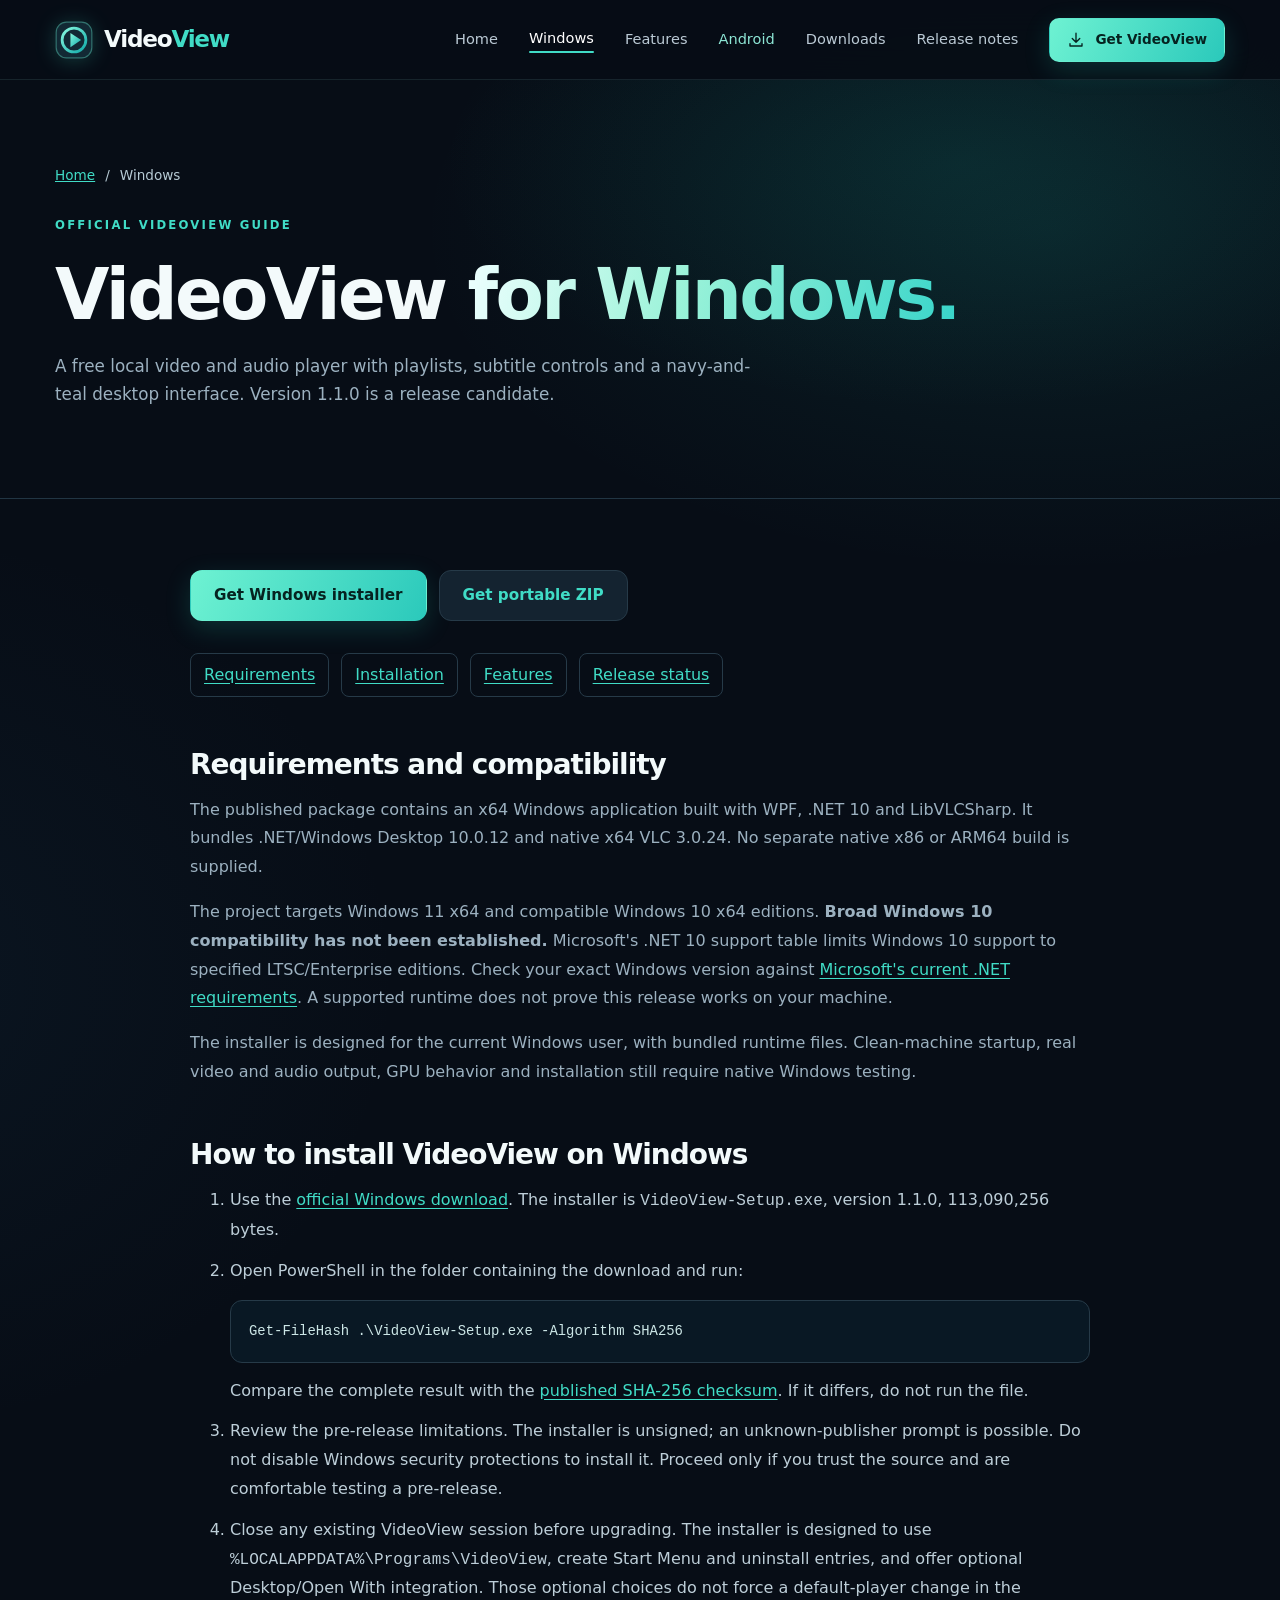
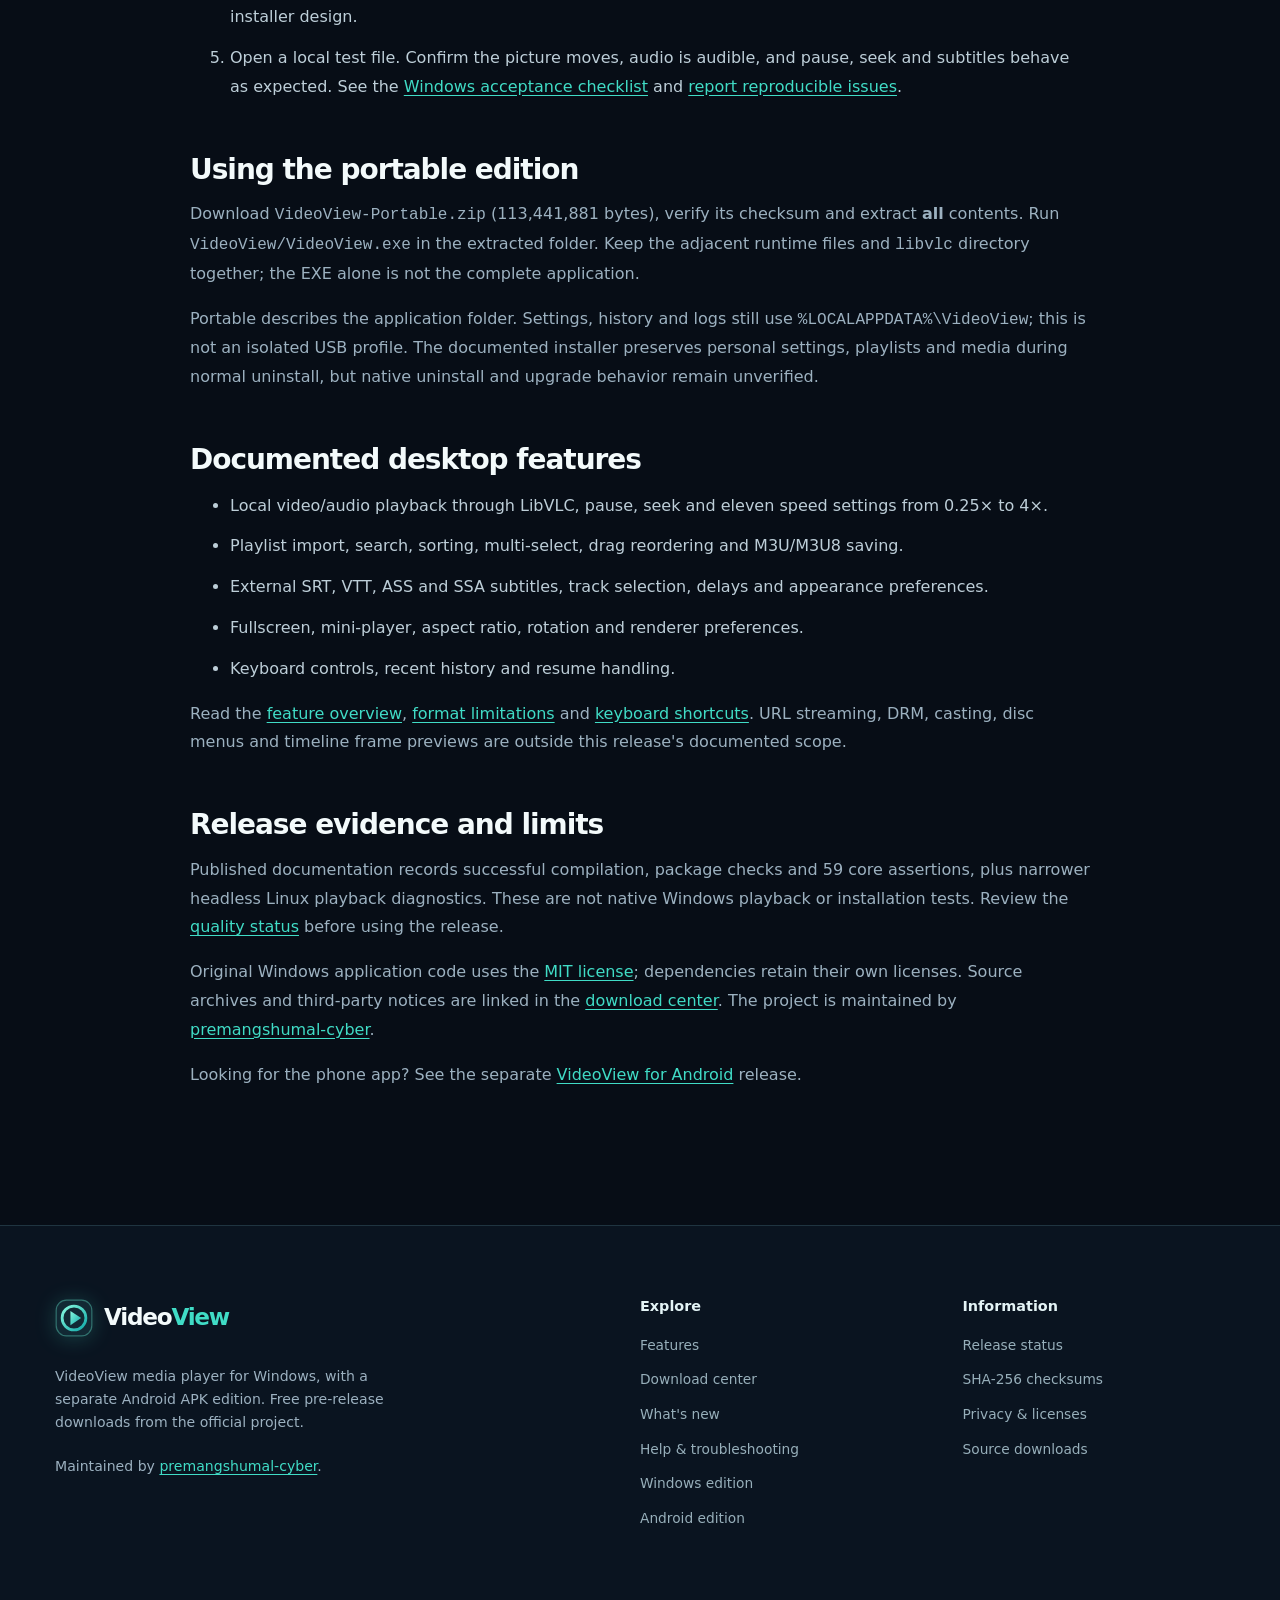
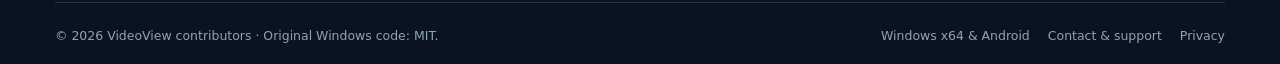
<file: windows.html>
<!doctype html>
<html lang="en"><head><meta charset="utf-8"><meta name="viewport" content="width=device-width,initial-scale=1">
<meta name="theme-color" content="#070d16"><title>VideoView for Windows — Download &amp; Installation Guide</title>
<meta name="description" content="Explore VideoView 1.1.0 for Windows x64: official installer and portable ZIP, requirements, setup steps, local media features and release-candidate limitations.">
<link rel="stylesheet" href="assets/css/styles.css"><link rel="icon" type="image/svg+xml" href="assets/img/videoview-mark.svg">
<link rel="canonical" href="https://www.videoview.online/windows.html"><meta name="robots" content="index, follow, max-image-preview:large">
<meta property="og:type" content="website"><meta property="og:site_name" content="VideoView"><meta property="og:title" content="VideoView for Windows — Download &amp; Installation Guide"><meta property="og:description" content="Explore VideoView 1.1.0 for Windows x64: official installer and portable ZIP, requirements, setup steps, local media features and release-candidate limitations."><meta property="og:url" content="https://www.videoview.online/windows.html">
<meta name="twitter:card" content="summary_large_image"><meta name="twitter:title" content="VideoView for Windows — Download &amp; Installation Guide"><meta name="twitter:description" content="Explore VideoView 1.1.0 for Windows x64: official installer and portable ZIP, requirements, setup steps, local media features and release-candidate limitations.">
<script src="assets/js/download-config.js" defer></script><script src="assets/js/site.js" defer></script>
<meta property="og:image" content="https://www.videoview.online/assets/img/videoview-social.png">
<meta property="og:image:width" content="1200"><meta property="og:image:height" content="630"><meta property="og:image:type" content="image/png">
<meta property="og:image:alt" content="VideoView — Windows and Android media player. Official pre-release downloads at www.videoview.online.">
<meta name="twitter:image" content="https://www.videoview.online/assets/img/videoview-social.png"><meta name="twitter:image:alt" content="VideoView media player — official pre-release downloads">
<link rel="icon" type="image/png" sizes="96x96" href="assets/img/favicon-96.png"><link rel="apple-touch-icon" sizes="180x180" href="assets/img/apple-touch-icon.png">
<script type="application/ld+json">{"@context":"https://schema.org","@graph":[{"@type":"WebPage","@id":"https://www.videoview.online/windows.html#webpage","url":"https://www.videoview.online/windows.html","name":"VideoView for Windows — Download & Installation Guide","description":"Explore VideoView 1.1.0 for Windows x64: official installer and portable ZIP, requirements, setup steps, local media features and release-candidate limitations.","isPartOf":{"@id":"https://www.videoview.online/#website"},"inLanguage":"en","mainEntity":{"@id":"https://www.videoview.online/#windows-app"}},{"@type":"BreadcrumbList","itemListElement":[{"@type":"ListItem","position":1,"name":"Home","item":"https://www.videoview.online/"},{"@type":"ListItem","position":2,"name":"Windows","item":"https://www.videoview.online/windows.html"}]},{"@type":"Person","@id":"https://www.videoview.online/#publisher","name":"premangshumal-cyber","url":"https://github.com/premangshumal-cyber"},{"@type":"SoftwareApplication","@id":"https://www.videoview.online/#windows-app","name":"VideoView for Windows","url":"https://www.videoview.online/windows.html","applicationCategory":"MultimediaApplication","operatingSystem":"Windows 11 x64; compatible Windows 10 editions (see requirements)","softwareVersion":"1.1.0","description":"Windows x64 local media player release candidate; native Windows installation and playback are not verified.","isAccessibleForFree":true,"offers":{"@type":"Offer","price":"0","priceCurrency":"USD","url":"https://www.videoview.online/downloads.html#setup"},"publisher":{"@id":"https://www.videoview.online/#publisher"},"downloadUrl":"https://github.com/premangshumal-cyber/VideoView-Website/releases/download/v1.1.0/VideoView-Setup.exe","releaseNotes":"https://www.videoview.online/release-notes.html","image":"https://www.videoview.online/assets/img/videoview-logo.png","license":"https://www.videoview.online/downloads/LICENSE.txt","softwareRequirements":"x64 Windows; see Windows guide for runtime support and unverified compatibility limits."}]}</script>
</head><body class="page-guide"><a class="visually-hidden" href="#main-content">Skip to content</a><header class="site-header"><div class="container nav-inner">
<a class="brand" href="/" aria-label="VideoView homepage"><img src="assets/img/videoview-mark.svg" alt="" width="35" height="35"><span>Video<span>View</span></span></a>
<nav class="desktop-nav" id="site-nav" aria-label="Main navigation" data-nav><a href="/" >Home</a><a href="windows.html" aria-current="page">Windows</a><a href="features.html" >Features</a><a href="android.html" class="nav-android-link">Android</a><a href="downloads.html" >Downloads</a><a href="release-notes.html" >Release notes</a><a href="downloads.html" class="btn btn-primary btn-sm" style="color:#061e1d"><svg class="btn-icon" viewBox="0 0 24 24" aria-hidden="true" fill="none" stroke="currentColor" stroke-width="1.8" stroke-linecap="round" stroke-linejoin="round"><path d="M12 3v12m-5-5 5 5 5-5M4 17v3h16v-3"/></svg>Get VideoView</a></nav>
<button type="button" class="nav-toggle" aria-label="Open navigation menu" aria-controls="site-nav" aria-expanded="false" data-nav-toggle><span aria-hidden="true"></span></button>
<script>
// Initialize before the first paint so mobile navigation does not shift content.
(()=>{
  const nav = document.querySelector("[data-nav]");
  const toggle = document.querySelector("[data-nav-toggle]");
  function setNav(open) {
    if (!nav || !toggle) return;
    nav.classList.toggle("is-open", open);
    toggle.setAttribute("aria-expanded", String(open));
    toggle.setAttribute("aria-label", open ? "Close navigation menu" : "Open navigation menu");
  }
  if (nav && toggle) {
    toggle.closest(".site-header")?.classList.add("nav-ready");
    toggle.addEventListener("click", () => setNav(!nav.classList.contains("is-open")));
    document.addEventListener("keydown", (e) => { if (e.key === "Escape" && nav.classList.contains("is-open")) { setNav(false); toggle.focus(); } });
    nav.querySelectorAll("a").forEach(a => a.addEventListener("click", () => setNav(false)));
  }
})();
</script>
</div></header>
<main id="main-content"><div class="page-hero"><div class="container"><nav class="breadcrumbs" aria-label="Breadcrumb"><a href="/">Home</a><span aria-hidden="true">/</span><span>Windows</span></nav><span class="eyebrow">Official VideoView guide</span><h1>VideoView <span class="gradient-text">for Windows.</span></h1><p>A free local video and audio player with playlists, subtitle controls and a navy-and-teal desktop interface. Version 1.1.0 is a release candidate.</p></div></div>
<section class="section-tight"><div class="container prose-section guide-content"><div class="guide-actions"><a class="btn btn-primary" href="downloads.html#setup">Get Windows installer</a><a class="btn btn-secondary" href="downloads.html#portable">Get portable ZIP</a></div>
<nav class="jump-links" aria-label="On this page"><a href="#requirements">Requirements</a><a href="#install">Installation</a><a href="#features">Features</a><a href="#quality">Release status</a></nav>
<h2 id="requirements">Requirements and compatibility</h2>
<p>The published package contains an x64 Windows application built with WPF, .NET 10 and LibVLCSharp. It bundles .NET/Windows Desktop 10.0.12 and native x64 VLC 3.0.24. No separate native x86 or ARM64 build is supplied.</p>
<p>The project targets Windows 11 x64 and compatible Windows 10 x64 editions. <strong>Broad Windows 10 compatibility has not been established.</strong> Microsoft's .NET 10 support table limits Windows 10 support to specified LTSC/Enterprise editions. Check your exact Windows version against <a href="https://learn.microsoft.com/en-us/dotnet/core/install/windows#supported-versions">Microsoft's current .NET requirements</a>. A supported runtime does not prove this release works on your machine.</p>
<p>The installer is designed for the current Windows user, with bundled runtime files. Clean-machine startup, real video and audio output, GPU behavior and installation still require native Windows testing.</p>
<h2 id="install">How to install VideoView on Windows</h2>
<ol><li>Use the <a href="downloads.html#setup">official Windows download</a>. The installer is <code>VideoView-Setup.exe</code>, version 1.1.0, 113,090,256 bytes.</li>
<li>Open PowerShell in the folder containing the download and run:<pre><code>Get-FileHash .\VideoView-Setup.exe -Algorithm SHA256</code></pre>Compare the complete result with the <a href="downloads.html#verify">published SHA-256 checksum</a>. If it differs, do not run the file.</li>
<li>Review the pre-release limitations. The installer is unsigned; an unknown-publisher prompt is possible. Do not disable Windows security protections to install it. Proceed only if you trust the source and are comfortable testing a pre-release.</li>
<li>Close any existing VideoView session before upgrading. The installer is designed to use <code>%LOCALAPPDATA%\Programs\VideoView</code>, create Start Menu and uninstall entries, and offer optional Desktop/Open With integration. Those optional choices do not force a default-player change in the installer design.</li>
<li>Open a local test file. Confirm the picture moves, audio is audible, and pause, seek and subtitles behave as expected. See the <a href="downloads/WINDOWS_TEST_CHECKLIST.md">Windows acceptance checklist</a> and <a href="help.html#support">report reproducible issues</a>.</li></ol>
<h2>Using the portable edition</h2>
<p>Download <code>VideoView-Portable.zip</code> (113,441,881 bytes), verify its checksum and extract <strong>all</strong> contents. Run <code>VideoView/VideoView.exe</code> in the extracted folder. Keep the adjacent runtime files and <code>libvlc</code> directory together; the EXE alone is not the complete application.</p>
<p>Portable describes the application folder. Settings, history and logs still use <code>%LOCALAPPDATA%\VideoView</code>; this is not an isolated USB profile. The documented installer preserves personal settings, playlists and media during normal uninstall, but native uninstall and upgrade behavior remain unverified.</p>
<h2 id="features">Documented desktop features</h2>
<ul><li>Local video/audio playback through LibVLC, pause, seek and eleven speed settings from 0.25× to 4×.</li><li>Playlist import, search, sorting, multi-select, drag reordering and M3U/M3U8 saving.</li><li>External SRT, VTT, ASS and SSA subtitles, track selection, delays and appearance preferences.</li><li>Fullscreen, mini-player, aspect ratio, rotation and renderer preferences.</li><li>Keyboard controls, recent history and resume handling.</li></ul>
<p>Read the <a href="features.html">feature overview</a>, <a href="help.html#formats">format limitations</a> and <a href="help.html#shortcuts">keyboard shortcuts</a>. URL streaming, DRM, casting, disc menus and timeline frame previews are outside this release's documented scope.</p>
<h2 id="quality">Release evidence and limits</h2>
<p>Published documentation records successful compilation, package checks and 59 core assertions, plus narrower headless Linux playback diagnostics. These are not native Windows playback or installation tests. Review the <a href="release-notes.html#quality">quality status</a> before using the release.</p>
<p>Original Windows application code uses the <a href="downloads/LICENSE.txt">MIT license</a>; dependencies retain their own licenses. Source archives and third-party notices are linked in the <a href="downloads.html#source-code">download center</a>. The project is maintained by <a href="https://github.com/premangshumal-cyber">premangshumal-cyber</a>.</p>
<p>Looking for the phone app? See the separate <a href="android.html">VideoView for Android</a> release.</p></div></section></main><footer class="site-footer"><div class="container"><div class="footer-main">
<div class="footer-brand"><a class="brand" href="/"><img src="assets/img/videoview-mark.svg" alt="" width="35" height="35"><span>Video<span>View</span></span></a><p>VideoView media player for Windows, with a separate Android APK edition. Free pre-release downloads from the official project.</p><p>Maintained by <a class="text-link" href="https://github.com/premangshumal-cyber">premangshumal-cyber</a>.</p></div>
<div class="footer-links"><h2>Explore</h2><a href="features.html">Features</a><a href="downloads.html">Download center</a><a href="release-notes.html">What's new</a><a href="help.html">Help &amp; troubleshooting</a><a href="windows.html">Windows edition</a><a href="android.html">Android edition</a></div>
<div class="footer-links"><h2>Information</h2><a href="release-notes.html#quality">Release status</a><a href="downloads.html#verify">SHA-256 checksums</a><a href="privacy.html">Privacy &amp; licenses</a><a href="downloads.html#source-code">Source downloads</a></div>
</div><div class="footer-bottom"><span>© <span data-year>2026</span> VideoView contributors · Original Windows code: MIT.</span><div class="footer-bottom-links"><span>Windows x64 &amp; Android</span><a href="help.html#support">Contact &amp; support</a><a href="privacy.html">Privacy</a></div></div></div></footer><div class="toast" role="status" aria-live="polite" aria-atomic="true" data-toast></div></body></html>
</file>
<file: assets/css/styles.css>
:root{color-scheme:dark;--bg:#070d16;--bg2:#0b1420;--panel:#111e2b;--panel2:#172738;--line:#263a48;--text:#f3fafb;--muted:#9cb1c0;--teal:#40dcc6;--teal2:#19aeab;--darkteal:#052823;--radius:22px;--shadow:0 28px 90px rgba(0,0,0,.34)}
*,*::before,*::after{box-sizing:border-box}html{scroll-behavior:smooth}body{margin:0;font:16px/1.65 "Segoe UI",Inter,ui-sans-serif,system-ui,sans-serif;color:var(--text);background:radial-gradient(ellipse 900px 490px at 82% 7%,rgba(31,177,163,.105),transparent 70%),radial-gradient(ellipse 700px 600px at -10% 30%,rgba(34,82,114,.12),transparent 75%),var(--bg);min-height:100vh}
a{color:inherit;text-decoration:none}a:hover{color:var(--teal)}img,svg{max-width:100%}img{display:block}button,a{touch-action:manipulation}button{font:inherit;cursor:pointer}h1,h2,h3,h4,p{margin-top:0}h1,h2,h3{line-height:1.13;letter-spacing:-.037em}p{color:var(--muted)}small{color:var(--muted)}::selection{color:#061d1b;background:var(--teal)}:focus-visible{outline:2px solid var(--teal);outline-offset:4px}.container{width:min(1170px,calc(100% - 44px));margin:0 auto}.visually-hidden{position:absolute;width:1px;height:1px;padding:0;margin:-1px;overflow:hidden;clip:rect(0,0,0,0);white-space:nowrap;border:0}.visually-hidden:focus{position:fixed;z-index:200;top:14px;left:14px;width:auto;height:auto;margin:0;clip:auto;padding:10px 16px;background:var(--teal);color:#061d1b}
.site-header{position:sticky;top:0;z-index:60;background:rgba(7,13,22,.9);border-bottom:1px solid rgba(142,204,206,.12);backdrop-filter:blur(18px)}.nav-inner{height:79px;display:flex;align-items:center;justify-content:space-between;gap:25px}.brand{display:inline-flex;align-items:center;gap:11px;font-weight:800;font-size:1.45rem;letter-spacing:-.055em;white-space:nowrap}.brand>span>span{color:var(--teal)}.brand img{width:38px;height:38px;filter:drop-shadow(0 2px 10px rgba(64,220,198,.22))}.desktop-nav{display:flex;align-items:center;gap:31px}.desktop-nav>a:not(.btn){font-size:.91rem;color:#bbcad5;white-space:nowrap;transition:color .2s}.desktop-nav>a:not(.btn):hover,.desktop-nav>a[aria-current]{color:#fff}.desktop-nav a[aria-current]:not(.btn)::after{content:"";height:2px;width:100%;display:block;background:var(--teal);border-radius:10px}.nav-toggle{display:none;appearance:none;width:42px;height:42px;border:1px solid var(--line);border-radius:12px;background:#132431;color:#e6fff9;align-items:center;justify-content:center}.nav-toggle span,.nav-toggle span::before,.nav-toggle span::after{display:block;width:20px;height:2px;background:currentColor;content:"";transition:.2s;position:relative}.nav-toggle span:before{position:absolute;top:-7px}.nav-toggle span:after{position:absolute;top:7px}
.btn{display:inline-flex;justify-content:center;align-items:center;gap:10px;min-height:51px;padding:13px 23px;border:1px solid transparent;border-radius:12px;font-weight:750;font-size:.95rem;line-height:1.2;text-align:center;transition:transform .18s ease,background .18s ease,border-color .18s ease,box-shadow .18s ease;white-space:normal}.btn:hover{transform:translateY(-2px)}.btn-primary{color:#062320!important;background:linear-gradient(115deg,#6ef2d2,#2bc9bb);box-shadow:0 8px 26px rgba(34,203,182,.18)}.btn-primary:hover{color:#062320!important;background:#84fbe1;box-shadow:0 12px 30px rgba(34,203,182,.29)}.btn-secondary{color:#e0faf7;border-color:var(--line);background:#142330}.btn-secondary:hover{border-color:#387d7d;background:#1a303e}.btn-sm{min-height:41px;padding:10px 17px;font-size:.85rem;border-radius:10px}.btn-icon{width:18px;height:18px;flex:0 0 18px}.gradient-text{background:linear-gradient(106deg,#efffff 0%,#9cf3d9 43%,#36d4c9 100%);background-clip:text;-webkit-background-clip:text;color:transparent}.accent{color:var(--teal)}.eyebrow{text-transform:uppercase;letter-spacing:.19em;font-size:.73rem;color:var(--teal);font-weight:800}.h2{font-size:clamp(2rem,4vw,3.2rem);line-height:1.12;max-width:740px}.section{padding:108px 0}.section-tight{padding:55px 0 90px}.section-heading{text-align:center;max-width:740px;margin:0 auto 48px}.section-heading .h2{margin-left:auto;margin-right:auto}.section-heading p{margin-bottom:0;font-size:1.03rem}.chip{display:inline-flex;align-items:center;gap:8px;border:1px solid #2a695f;background:#0c302e;padding:5px 12px;border-radius:50px;color:#8cead7;font-size:.78rem;font-weight:650}.chip-muted{background:#172433;color:#aec3cc;border-color:#304354}
.hero{padding:110px 0 100px;overflow:hidden}.hero-grid{display:grid;grid-template-columns:.95fr 1.05fr;gap:65px;align-items:center}.hero-copy h1{font-size:clamp(3.1rem,5.5vw,5.15rem);margin:26px 0 24px;max-width:650px}.hero-lead{font-size:1.08rem;line-height:1.8;max-width:575px}.hero-actions{display:flex;flex-wrap:wrap;gap:12px;margin:31px 0}.hero-details{display:flex;gap:18px;flex-wrap:wrap;font-size:.82rem;color:#b3cad1}.hero-details span{display:flex;align-items:center;gap:6px}.hero-details svg{color:var(--teal);width:15px;height:15px}.release-chip{display:inline-flex;align-items:center;gap:10px;padding:7px 13px;border:1px solid #21564e;border-radius:30px;background:rgba(28,123,109,.14);font-size:.78rem;font-weight:700;color:#9eeada}.pulse-dot{width:8px;height:8px;border-radius:50%;background:var(--teal);box-shadow:0 0 0 5px rgba(64,220,198,.13)}
.hero-visual{position:relative;min-width:0}.mock-window{border:1px solid #33545b;background:#101b27;box-shadow:0 40px 95px rgba(0,0,0,.48),0 0 85px rgba(30,170,160,.06);border-radius:18px;overflow:hidden;transform:perspective(1400px) rotateY(-4deg) rotateX(2deg);transform-origin:center}.mock-header{display:flex;align-items:center;gap:9px;padding:12px;background:#0a131d;font-size:.75rem;border-bottom:1px solid #27404a}.mock-logo{width:19px;height:19px}.mock-menu{display:flex;gap:12px;color:#a9bbc7;margin:auto;font-size:.63rem}.mock-windows{display:flex;gap:12px;color:#aac0c7}.mock-body{display:grid;grid-template-columns:minmax(0,1fr) 29%;min-height:300px}.mock-main{display:flex;flex-direction:column;min-width:0}.mock-film{position:relative;flex:1;background:#060e1d;display:flex;align-items:center;min-height:265px;overflow:hidden}.mock-film img{width:100%;height:100%;position:absolute;inset:0;object-fit:cover}.mock-film-title{position:absolute;top:35px;left:20px;letter-spacing:.3em;font-size:.7rem;font-weight:850;text-shadow:0 3px 12px #001}.mock-controls{background:#0d1924;padding:14px 17px}.mock-track{height:4px;border-radius:4px;background:linear-gradient(90deg,var(--teal) 39%,#46636b 39%)}.mock-controlrow{display:flex;align-items:center;gap:10px;font-size:.62rem;color:#aac9d1;margin-top:13px}.mock-play{background:var(--teal);color:#062522;padding:5px 8px;border-radius:50%}.mock-bars{display:flex;align-items:end;gap:2px;height:16px}.mock-bars i{width:3px;background:var(--teal);height:60%}.mock-bars i:nth-child(2){height:100%}.mock-bars i:nth-child(3){height:35%}.mock-bars i:nth-child(4){height:76%}.mock-side{border-left:1px solid #233b48;background:#101c29;padding:12px 10px}.mock-side-head{font-size:.75rem;font-weight:800;padding:3px 5px 15px}.mock-trackitem{display:flex;gap:7px;align-items:center;border-radius:8px;padding:8px 5px;font-size:.59rem}.mock-trackitem.is-playing{background:#164038}.mock-trackitem strong,.mock-trackitem small{display:block;overflow:hidden;white-space:nowrap;text-overflow:ellipsis}.mock-trackitem small{color:#8fa7b4}.mock-thumb{flex:0 0 26px;height:26px;background:linear-gradient(135deg,#305d73,#5ec5aa);border-radius:5px}.mock-thumb.alt{background:linear-gradient(125deg,#685b91,#2392a4)}.mock-thumb.alt2{background:linear-gradient(125deg,#8d7243,#438e93)}.floating-meta{position:absolute;right:-14px;bottom:4px;background:rgba(15,35,42,.96);border:1px solid #307369;border-radius:16px;padding:14px 20px;display:flex;align-items:center;gap:13px;box-shadow:var(--shadow)}.floating-meta strong,.floating-meta small{display:block;font-size:.72rem}.mini-wave{display:flex;align-items:end;height:30px;gap:4px}.mini-wave span{width:4px;border-radius:2px;background:var(--teal);height:40%}.mini-wave span:nth-child(2){height:80%}.mini-wave span:nth-child(3){height:100%}.mini-wave span:nth-child(4){height:60%}.mini-wave span:nth-child(5){height:85%}.mock-caption{position:absolute;bottom:-30px;right:5px;color:#8a9eae;font-size:.7rem}
.spec-band{background:#0d1924;border-top:1px solid #1a303e;border-bottom:1px solid #1a303e}.spec-band-inner{min-height:93px;display:flex;align-items:center;justify-content:space-between;gap:28px}.spec-band-label{color:#a2b6c5;font-size:.77rem;text-transform:uppercase;letter-spacing:.15em;font-weight:750}.spec-items{display:flex;align-items:center;flex-wrap:wrap;gap:20px;font-size:.85rem;font-weight:800;color:#c6dfdf}
.feature-grid{display:grid;grid-template-columns:repeat(3,minmax(0,1fr));gap:19px}.feature-card{position:relative;padding:30px 28px 35px;border:1px solid #243a47;background:linear-gradient(145deg,#132331,#0c1824);border-radius:20px;min-height:240px;transition:transform .25s,border-color .25s}.feature-card:hover{transform:translateY(-5px);border-color:#367a74}.feature-card h3{font-size:1.2rem;letter-spacing:-.025em;margin:22px 0 12px}.feature-card p{margin:0;font-size:.89rem;line-height:1.75}.feature-number{position:absolute;top:25px;right:27px;color:#426071;font-size:.88rem}.icon-round{display:inline-flex;align-items:center;justify-content:center;width:51px;height:51px;border:1px solid #30695f;border-radius:16px;color:var(--teal);background:#123731}.icon-round .btn-icon{width:24px;height:24px}
.showcase-grid{display:grid;grid-template-columns:1fr 1fr;gap:80px;align-items:center}.showcase-grid.reverse{grid-template-columns:1fr 1fr}.showcase-copy p{max-width:510px}.showcase-art{min-width:0}.check-list,.bullet-list{padding-left:0;list-style:none}.check-list li{display:flex;gap:12px;align-items:flex-start;margin-top:16px;color:#c7d8df;font-size:.94rem}.check{display:inline-flex;width:24px;height:24px;flex:0 0 24px;align-items:center;justify-content:center;background:#0e3530;color:var(--teal);border-radius:50%;font-weight:800}.playlist-panel{padding:24px;border:1px solid #31515b;border-radius:22px;background:linear-gradient(135deg,#152839,#101c27);box-shadow:var(--shadow)}.playlist-head{display:flex;justify-content:space-between;gap:12px;font-weight:800;margin-bottom:21px}.playlist-count,.duration{font-size:.75rem;color:#8daabb}.playlist-row{display:flex;gap:13px;align-items:center;padding:14px 11px;border-bottom:1px solid #263d49;border-radius:8px}.playlist-row:last-child{border-bottom:none}.playlist-row.playing{background:#113c39;border:1px solid #236e63}.playlist-row>span:nth-child(2){flex:1;min-width:0}.playlist-row strong,.playlist-row small{display:block;font-size:.83rem;overflow:hidden;white-space:nowrap;text-overflow:ellipsis}.playlist-art{width:46px;height:46px;flex:0 0 46px;border-radius:9px;background:linear-gradient(140deg,#27556e,#38b6a7)}.playlist-art.b{background:linear-gradient(135deg,#6d608a,#278a92)}.playlist-art.c{background:linear-gradient(135deg,#256882,#64bd9b)}.playlist-art.d{background:linear-gradient(135deg,#756d56,#6e92a2)}.sub-art{position:relative;overflow:hidden;border:1px solid #345567;border-radius:22px;box-shadow:var(--shadow);aspect-ratio:1.46;display:flex;align-items:center;justify-content:center;background:#122333}.sub-art img{width:100%;height:100%;object-fit:cover}.caption-label{position:absolute;top:20px;left:20px;color:#cbdedb;background:#0e2024ba;padding:4px 10px;border-radius:6px;font-size:.69rem}.caption-text{position:absolute;bottom:40px;left:0;right:0;text-align:center;text-shadow:0 2px 8px black;color:white;font-size:1.3rem;font-weight:800}
.download-spotlight{display:flex;align-items:center;justify-content:space-between;gap:50px;padding:52px 57px;border-radius:25px;border:1px solid #2f6a64;background:radial-gradient(ellipse at 82% 14%,rgba(57,209,177,.16),transparent 57%),linear-gradient(135deg,#142f34,#12202f)}.spot-copy{max-width:650px}.spot-copy h2{font-size:clamp(2rem,3.5vw,3.1rem);margin:16px 0}.spot-copy p{margin:0}.spot-actions{display:flex;flex-direction:column;gap:13px;min-width:194px}
.page-hero{padding:84px 0 72px;border-bottom:1px solid #213543;background:radial-gradient(ellipse 740px 350px at 75% 20%,rgba(23,157,144,.13),transparent 70%)}.page-hero h1{font-size:clamp(2.7rem,5.5vw,4.65rem);margin:18px 0}.page-hero p{max-width:710px;font-size:1.05rem}.subline{display:flex;gap:13px;flex-wrap:wrap;align-items:center;margin-top:22px;font-size:.83rem;color:#9eb7be}.download-layout{display:grid;grid-template-columns:minmax(0,1fr) 290px;gap:27px;align-items:start}.download-main{display:grid;gap:18px}.download-card{display:flex;align-items:flex-start;gap:20px;border:1px solid #29404c;border-radius:19px;padding:25px;background:#11202e}.download-card.primary-download{border-color:#387e72;background:linear-gradient(145deg,#163b38,#132534)}.download-body{flex:1;min-width:0}.download-card-top{display:flex;align-items:center;gap:15px;flex-wrap:wrap}.download-card h2{font-size:1.36rem;margin:0}.download-card p{margin:12px 0}.download-meta{display:flex;gap:9px;flex-wrap:wrap;margin:17px 0;color:#9fb6be;font-size:.78rem}.download-meta span{padding:4px 9px;border-radius:7px;background:#20313d}.download-buttons{display:flex;gap:12px;flex-wrap:wrap;margin:17px 0}.checksum-row{display:flex;gap:10px;align-items:center;background:#091824;padding:10px 13px;border-radius:8px;border:1px solid #294551;max-width:100%}.checksum-row code{font-size:.72rem;color:#aacacb;white-space:nowrap;overflow:hidden;text-overflow:ellipsis}.copy-btn{flex:0 0 auto;width:32px;height:32px;border-radius:7px;border:1px solid #31505b;background:#18313a;color:#7be6d3;display:grid;place-items:center}.copy-btn:hover{background:#244d4e}.mini-icon{width:16px;height:16px}.download-sidebar{display:grid;gap:20px}.side-card{padding:23px;background:#111f2c;border:1px solid #2a404c;border-radius:18px}.side-card h3{font-size:1.05rem;margin:0 0 15px}.side-card p{font-size:.89rem}.side-list{list-style:none;padding:0}.side-list li{padding:10px 0;border-bottom:1px solid #2a3c48;font-size:.85rem;color:#b5c9d0}.side-list li:last-child{border-bottom:none}.release-date{color:var(--teal);font-size:.85rem}.warning-card{border-color:#756642;background:#272519}.warning-card p{color:#d8cda7}.steps{display:grid;grid-template-columns:repeat(3,1fr);gap:24px}.step{border:1px solid var(--line);border-radius:16px;padding:28px;background:var(--panel)}.step-num{font-weight:850;font-size:1.65rem;color:var(--teal)}.step h3{margin:13px 0}.prose-section{max-width:900px}.prose-section h2{font-size:1.75rem;margin:25px 0 15px}.prose-section a,.side-card a:not(.btn){color:var(--teal)}.prose-section p,.prose-section li{line-height:1.8}.prose-section li{color:#bdced8}.divider{height:1px;background:#2b4450;margin:32px 0}.faq-list details{border-bottom:1px solid #2b424e;padding:20px 0}.faq-list summary{cursor:pointer;font-weight:750;color:#e3f6f6}.faq-list details p{padding:9px 0 0}.timeline{padding:0;list-style:none;border-left:1px solid #387164;margin-left:12px}.timeline-item{padding:0 0 33px 27px;position:relative}.timeline-item::before{content:"";position:absolute;left:-6px;top:5px;width:11px;height:11px;border-radius:50%;background:var(--teal)}.timeline-item h2{font-size:1.3rem}.timeline-meta{font-size:.8rem}.bullet-list{list-style:disc;padding-left:23px}.bullet-list li{color:#b8c9d2;margin:12px 0}.status-grid{display:grid;grid-template-columns:1fr 1fr;gap:13px}.status-item{border:1px solid #2c414d;border-radius:13px;background:#122332;padding:18px}.status-item p{font-size:.84rem;margin:10px 0 0}.status-tag{color:#95edcf;font-size:.77rem;font-weight:800}.status-tag.pending{color:#e7c77e}.notice{padding:18px 21px;border-left:3px solid var(--teal);background:#12312f;border-radius:0 12px 12px 0;margin:20px 0}.notice p{margin:0;color:#d6eae7}.notice a{color:#9df4dd;text-decoration:underline}
.site-footer{background:#0a1420;border-top:1px solid #1f3440;margin-top:30px}.footer-main{padding:72px 0;display:grid;grid-template-columns:2fr 1fr 1fr;gap:60px}.footer-brand p{max-width:350px;font-size:.88rem;margin:20px 0}.footer-links{display:flex;flex-direction:column;gap:12px}.footer-links h2{font-size:.9rem;margin:0 0 7px;color:#e4f4f6}.footer-links a{color:#97afba;font-size:.86rem}.footer-bottom{border-top:1px solid #253846;display:flex;align-items:center;justify-content:space-between;gap:15px;padding:23px 0;font-size:.78rem;color:#8da5ae}.footer-bottom-links{display:flex;gap:18px}.toast{position:fixed;bottom:25px;left:50%;transform:translate(-50%,15px);background:#184b44;color:#fff;border:1px solid #3c9c86;padding:12px 19px;border-radius:12px;box-shadow:var(--shadow);opacity:0;pointer-events:none;z-index:100;transition:opacity .2s,transform .2s}.toast.is-visible{transform:translate(-50%,0);opacity:1}
.reveal{opacity:1;transform:none}.js-reveal .reveal{opacity:0;transform:translateY(21px);transition:opacity .65s ease,transform .65s ease}.js-reveal .reveal.is-visible{opacity:1;transform:translateY(0)}
@media(max-width:1050px){.desktop-nav{gap:17px}.hero-grid{gap:35px}.hero-copy h1{font-size:clamp(2.7rem,5.5vw,4.1rem)}.mock-menu{display:none}.showcase-grid{gap:45px}.download-spotlight{padding:38px}}@media(max-width:850px){.nav-toggle{display:flex}.desktop-nav{display:none;position:absolute;left:0;right:0;top:79px;background:#0d1926;border-bottom:1px solid #31515a;padding:20px max(22px,calc((100vw - 1170px)/2));flex-direction:column;align-items:stretch;gap:3px;box-shadow:0 35px 50px #0005}.desktop-nav.is-open{display:flex}.desktop-nav>a:not(.btn){padding:10px}.hero-grid,.showcase-grid,.showcase-grid.reverse{grid-template-columns:1fr}.hero{padding:65px 0 90px}.hero-copy{max-width:650px}.hero-visual{max-width:650px;margin:15px auto 0;width:100%}.feature-grid{grid-template-columns:repeat(2,minmax(0,1fr))}.download-layout{grid-template-columns:1fr}.download-sidebar{grid-template-columns:1fr 1fr}.download-spotlight{display:block}.spot-actions{margin-top:28px;flex-direction:row}.steps{grid-template-columns:1fr 1fr}.section{padding:75px 0}.section-tight{padding:45px 0}}@media(max-width:600px){.container{width:min(100% - 32px,1170px)}.hero{padding:47px 0 75px}.hero-copy h1{font-size:clamp(2.45rem,11vw,3.7rem)}.hero-details{gap:10px}.hero-actions .btn{width:100%}.mock-window{transform:none}.mock-body{grid-template-columns:minmax(0,1fr) 24%}.mock-film{min-height:185px}.mock-header{padding:9px}.mock-side{padding:7px 4px}.mock-trackitem{padding:5px 2px;gap:3px}.mock-trackitem .mock-thumb{display:none}.mock-trackitem strong{font-size:.5rem}.mock-side-head{font-size:.6rem}.mock-controlrow{gap:6px}.mock-caption,.floating-meta{display:none}.spec-band-inner{padding:22px 0;display:block}.spec-items{margin-top:10px;gap:12px}.feature-grid,.steps,.download-sidebar,.status-grid{grid-template-columns:1fr}.download-card{flex-direction:column}.download-spotlight{padding:30px 23px}.spot-actions{flex-direction:column}.page-hero{padding:55px 0}.page-hero h1{font-size:2.6rem}.section-heading{text-align:left}.section-heading .h2{margin-left:0}.footer-main{grid-template-columns:1fr 1fr;gap:40px}.footer-brand{grid-column:1/-1}.footer-bottom{flex-wrap:wrap}.btn-sm{width:auto}.checksum-row code{font-size:.63rem}.download-card{padding:20px}}@media(prefers-reduced-motion:reduce){*,*::before,*::after{animation-duration:.01ms!important;transition-duration:.01ms!important;scroll-behavior:auto!important}.js-reveal .reveal{opacity:1;transform:none}}
/* Dual platform update: October 2026 */
.platform-section{padding-top:72px;padding-bottom:92px;background:linear-gradient(180deg,rgba(18,43,54,.13),rgba(7,13,22,0))}
.platform-grid{display:grid;grid-template-columns:repeat(2,minmax(0,1fr));gap:24px}
.platform-card{display:flex;flex-direction:column;align-items:flex-start;padding:39px;border:1px solid #2b5061;border-radius:24px;background:radial-gradient(circle at 85% 12%,rgba(64,220,198,.11),transparent 47%),linear-gradient(145deg,#162c3b,#0e1c29);min-height:365px}
.platform-card.platform-android{background:radial-gradient(circle at 85% 12%,rgba(87,175,216,.11),transparent 47%),linear-gradient(145deg,#142534,#101925)}
.platform-icon{width:60px;height:60px;display:grid;place-items:center;border-radius:17px;background:#123c3b;color:#7ff1dd;border:1px solid #387b76;margin-bottom:18px}
.platform-icon svg{height:31px;width:31px}
.platform-label{text-transform:uppercase;color:#8be6d6;font-size:.74rem;letter-spacing:.16em;font-weight:800}
.platform-card h3{font-size:clamp(1.4rem,2.3vw,2rem);margin:15px 0 10px}
.platform-card p{max-width:490px;line-height:1.75}
.platform-meta{font-size:.78rem;color:#aac5ce;font-weight:650;margin:auto 0 22px;display:block}
.platform-card .btn{margin-top:6px}
.android-download-card{scroll-margin-top:100px;border-color:#438587;background:linear-gradient(145deg,#173038,#132332)}
.android-caution{font-size:.8rem;border-left:3px solid #448b85;padding-left:13px;margin-top:20px!important;color:#aecbd0}
.android-caution strong{color:#e6f7f5}
.nav-android-link{color:#8de6d5!important}
.android-feature-callout{display:grid;grid-template-columns:90px minmax(0,1fr);gap:22px;align-items:start;background:#101f2d;border:1px solid #315c66;border-radius:22px;padding:43px}
.android-feature-callout h2{margin:13px 0}
.android-feature-callout .platform-icon{margin:0}
.android-feature-callout p{max-width:690px}
@media(max-width:850px){.platform-grid{grid-template-columns:1fr}.platform-card{min-height:330px}.nav-android-link{color:#a8ebe1!important}}
@media(max-width:600px){.platform-card{padding:27px;min-height:0}.platform-section{padding:60px 0}.android-feature-callout{grid-template-columns:1fr;padding:25px}}

/* Documentation and progressive navigation, preserving the existing visual system. */
html{scroll-padding-top:100px}main [id]{scroll-margin-top:100px}.hero-copy h1{font-size:clamp(2.8rem,5vw,4.65rem)}
.text-link{color:var(--teal);text-decoration:underline;text-underline-offset:3px}.platform-card .text-link{font-size:.9rem;margin-top:16px}
.breadcrumbs{display:flex;flex-wrap:wrap;gap:10px;font-size:.85rem;color:#b7cbd5;margin-bottom:25px}.breadcrumbs a{color:var(--teal);text-decoration:underline}
.guide-content{margin-left:auto;margin-right:auto}.guide-content h2{margin-top:52px}.guide-content li{margin:12px 0}.guide-content a:not(.btn){text-decoration:underline;text-underline-offset:3px}
.guide-actions,.jump-links{display:flex;flex-wrap:wrap;gap:12px;margin:16px 0 32px}.jump-links a{border:1px solid var(--line);border-radius:8px;padding:8px 13px;min-height:44px}
pre{white-space:pre-wrap;overflow-wrap:anywhere;background:#091824;border:1px solid var(--line);padding:18px;border-radius:12px;font-size:.87rem;color:#cce6e6}code{overflow-wrap:anywhere}kbd{background:var(--panel2);padding:2px 6px;border:1px solid var(--line);border-radius:5px}
.release-facts{display:grid;grid-template-columns:140px minmax(0,1fr);gap:12px 20px;padding:24px;background:var(--panel);border:1px solid var(--line);border-radius:18px}.release-facts dt{font-weight:700}.release-facts dd{margin:0;color:#bdd2db;overflow-wrap:anywhere}
.table-wrap{overflow-x:auto;margin:22px 0;border:1px solid var(--line);border-radius:12px}table{border-collapse:collapse;width:100%;min-width:460px}caption{text-align:left;padding:18px;color:var(--muted)}th,td{text-align:left;padding:14px 18px;border-top:1px solid var(--line)}th{background:var(--panel2)}td{color:#bdd2db}
.checksum-row{align-items:flex-start}.checksum-row code{white-space:normal;overflow:visible;text-overflow:clip;overflow-wrap:anywhere;flex:1;min-width:0;font-size:.76rem}.copy-btn{width:44px;height:44px}.nav-toggle{width:44px;height:44px}.btn-sm{min-height:44px}.footer-links h2{font-size:.9rem;margin:0 0 7px;color:#e4f4f6;letter-spacing:normal}
.mock-caption{position:static;text-align:right;margin-top:12px;display:block;font-size:.78rem;color:#b3c6d1}
@media(max-width:1050px){.nav-inner{height:auto;min-height:79px;flex-wrap:wrap}.nav-toggle{display:none}.desktop-nav{display:flex;position:static;flex-basis:100%;padding:12px 0 20px;flex-wrap:wrap;flex-direction:row;gap:12px;background:transparent;border:0;box-shadow:none}.nav-ready .nav-toggle{display:flex}.nav-ready .desktop-nav{display:none;position:absolute;left:0;right:0;top:79px;background:#0d1926;border-bottom:1px solid #31515a;padding:20px;flex-direction:column;align-items:stretch;gap:3px;max-height:calc(100dvh - 79px);overflow-y:auto}.nav-ready .desktop-nav.is-open{display:flex}.desktop-nav>a:not(.btn){padding:10px}.nav-ready .nav-inner{height:79px;flex-wrap:nowrap}}
@media(max-width:600px){.release-facts{grid-template-columns:1fr;gap:5px;padding:20px}.release-facts dd{margin-bottom:12px}.guide-actions .btn{width:100%}.footer-bottom-links{flex-wrap:wrap}.mock-caption{display:block}}

.side-card p a:not(.btn),.prose-section a:not(.btn){text-decoration:underline;text-underline-offset:3px}
</file>
